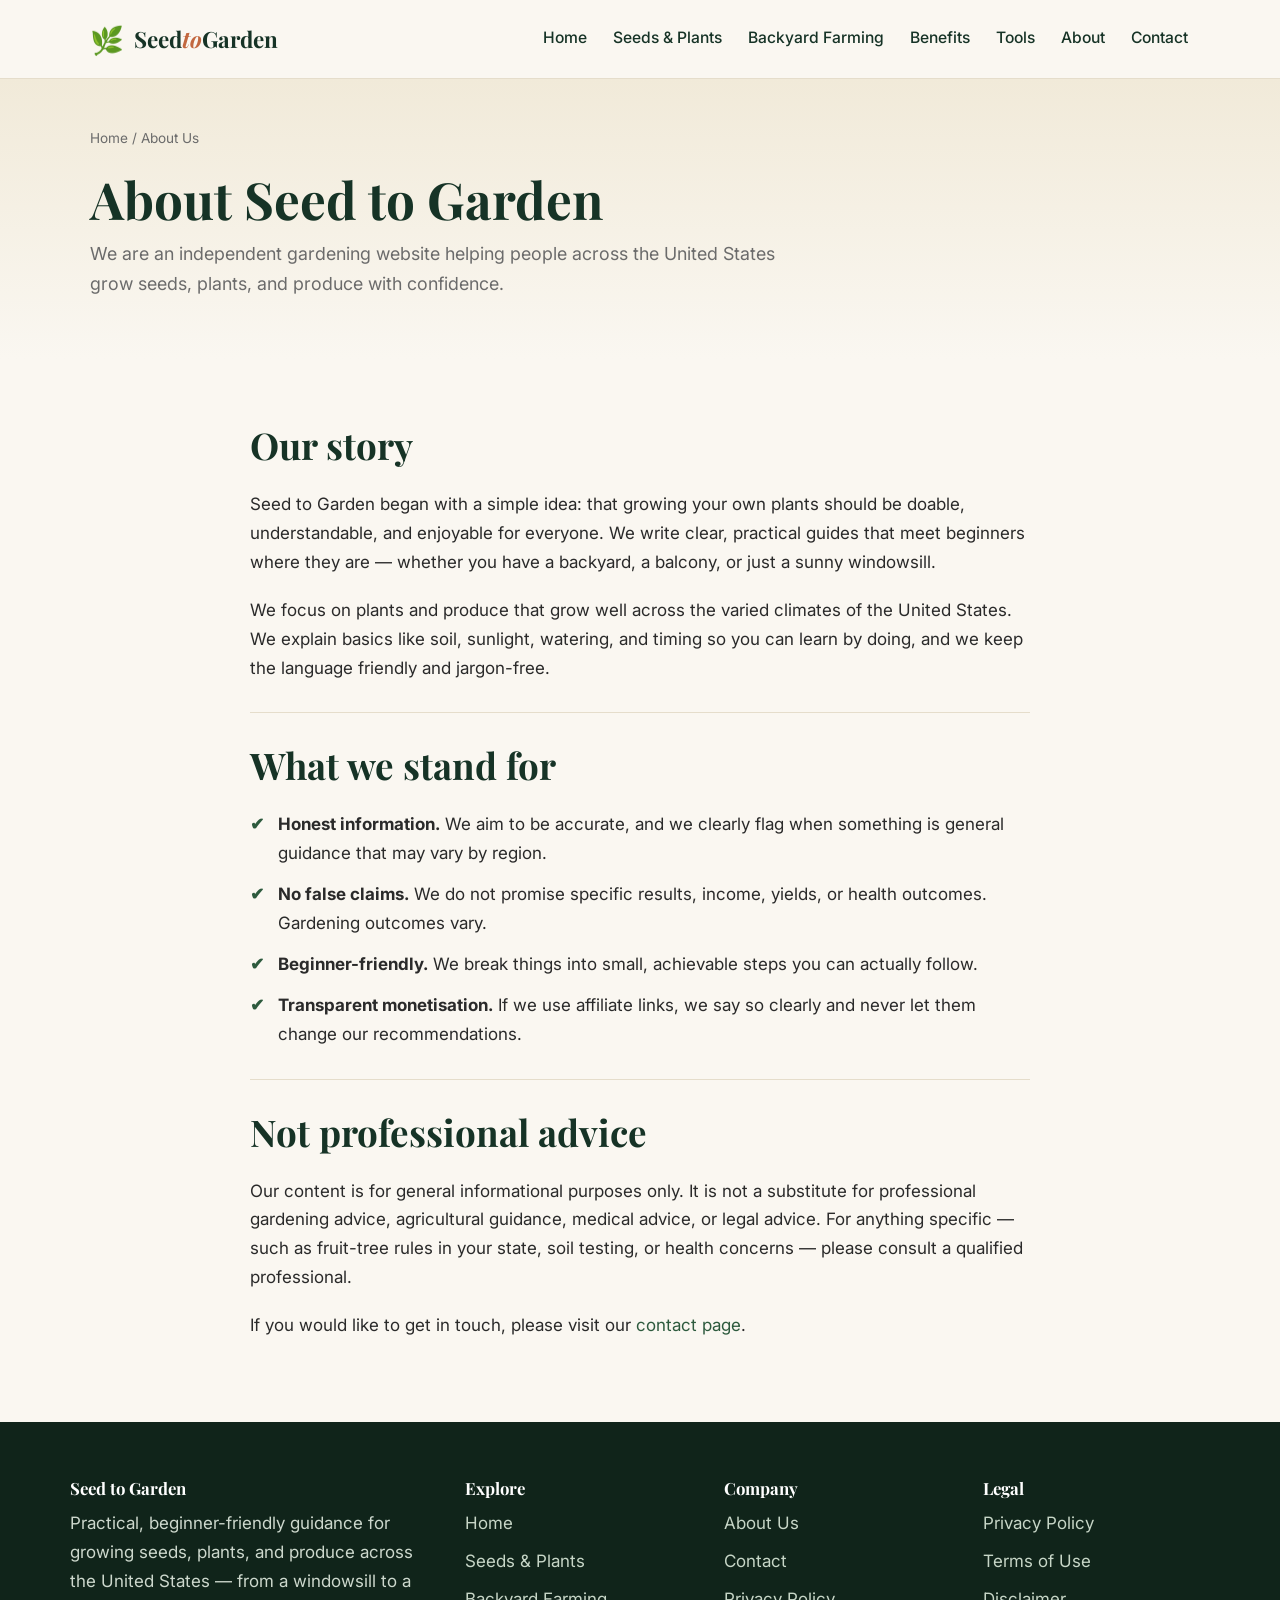
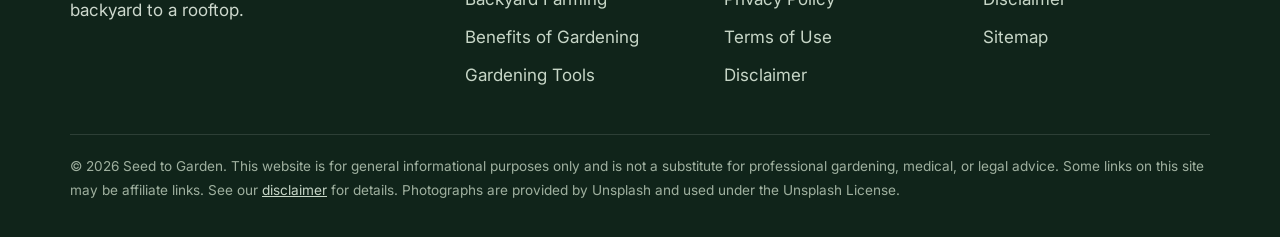
<file: about.html>
<!DOCTYPE html>
<html lang="en">
<head>
  <meta charset="UTF-8" />
  <meta name="viewport" content="width=device-width, initial-scale=1.0" />
  <title>About Us — Seed to Garden</title>
  <meta name="description" content="Seed to Garden is an independent, beginner-friendly gardening website for gardeners across the United States." />
  <link rel="preconnect" href="https://fonts.googleapis.com" />
  <link rel="preconnect" href="https://fonts.gstatic.com" crossorigin />
  <link href="https://fonts.googleapis.com/css2?family=Inter:wght@400;500;600;700&family=Playfair+Display:ital,wght@0,600;0,700;1,600&display=swap" rel="stylesheet" />
  <link rel="icon" href="data:image/svg+xml,%3Csvg xmlns='http://www.w3.org/2000/svg' viewBox='0 0 32 32'%3E%3Ctext y='24' font-size='24'%3E%F0%9F%8C%BF%3C/text%3E%3C/svg%3E" />
  <link rel="stylesheet" href="css/styles.css" />
</head>
<body>
  <a class="skip-link" href="#main">Skip to content</a>
  <header class="site-header" id="siteHeader">
    <div class="container header-inner">
      <a class="brand" href="index.html">
        <span class="brand-mark" aria-hidden="true">🌿</span>
        <span class="brand-text">Seed<em>to</em>Garden</span>
      </a>
      <nav class="main-nav" id="mainNav" aria-label="Main navigation">
        <a href="index.html">Home</a>
        <a href="seeds-plants.html">Seeds &amp; Plants</a>
        <a href="backyard-farming.html">Backyard Farming</a>
        <a href="benefits.html">Benefits</a>
        <a href="tools.html">Tools</a>
        <a href="about.html">About</a>
        <a href="contact.html">Contact</a>
      </nav>
      <button class="nav-toggle" id="navToggle" aria-label="Toggle navigation" aria-expanded="false" aria-controls="mainNav">
        <span></span><span></span><span></span>
      </button>
    </div>
  </header>

  <main id="main">
    <div class="page-head">
      <div class="container">
        <p class="breadcrumb"><a href="index.html">Home</a> / About Us</p>
        <h1>About Seed to Garden</h1>
        <p class="lead">We are an independent gardening website helping people across the United States grow seeds, plants, and produce with confidence.</p>
      </div>
    </div>
    <section class="section">
      <div class="container" style="max-width:820px">
        <h2>Our story</h2>
        <p>Seed to Garden began with a simple idea: that growing your own plants should be doable, understandable, and enjoyable for everyone. We write clear, practical guides that meet beginners where they are — whether you have a backyard, a balcony, or just a sunny windowsill.</p>
        <p>We focus on plants and produce that grow well across the varied climates of the United States. We explain basics like soil, sunlight, watering, and timing so you can learn by doing, and we keep the language friendly and jargon-free.</p>

        <div class="divider"></div>
        <h2>What we stand for</h2>
        <ul class="tick-list">
          <li><strong>Honest information.</strong> We aim to be accurate, and we clearly flag when something is general guidance that may vary by region.</li>
          <li><strong>No false claims.</strong> We do not promise specific results, income, yields, or health outcomes. Gardening outcomes vary.</li>
          <li><strong>Beginner-friendly.</strong> We break things into small, achievable steps you can actually follow.</li>
          <li><strong>Transparent monetisation.</strong> If we use affiliate links, we say so clearly and never let them change our recommendations.</li>
        </ul>

        <div class="divider"></div>
        <h2>Not professional advice</h2>
        <p>Our content is for general informational purposes only. It is not a substitute for professional gardening advice, agricultural guidance, medical advice, or legal advice. For anything specific — such as fruit-tree rules in your state, soil testing, or health concerns — please consult a qualified professional.</p>
        <p>If you would like to get in touch, please visit our <a href="contact.html">contact page</a>.</p>
      </div>
    </section>

  </main>

  <footer class="site-footer">
    <div class="container footer-grid">
      <div class="footer-col">
        <h3>Seed to Garden</h3>
        <p>Practical, beginner-friendly guidance for growing seeds, plants, and produce across the United States — from a windowsill to a backyard to a rooftop.</p>
      </div>
      <div class="footer-col">
        <h3>Explore</h3>
        <ul>
          <li><a href="index.html">Home</a></li>
          <li><a href="seeds-plants.html">Seeds &amp; Plants</a></li>
          <li><a href="backyard-farming.html">Backyard Farming</a></li>
          <li><a href="benefits.html">Benefits of Gardening</a></li>
          <li><a href="tools.html">Gardening Tools</a></li>
        </ul>
      </div>
      <div class="footer-col">
        <h3>Company</h3>
        <ul>
          <li><a href="about.html">About Us</a></li>
          <li><a href="contact.html">Contact</a></li>
          <li><a href="privacy-policy.html">Privacy Policy</a></li>
          <li><a href="terms.html">Terms of Use</a></li>
          <li><a href="disclaimer.html">Disclaimer</a></li>
        </ul>
      </div>
      <div class="footer-col">
        <h3>Legal</h3>
        <ul>
          <li><a href="privacy-policy.html">Privacy Policy</a></li>
          <li><a href="terms.html">Terms of Use</a></li>
          <li><a href="disclaimer.html">Disclaimer</a></li>
          <li><a href="sitemap.html">Sitemap</a></li>
        </ul>
      </div>
    </div>
    <div class="container footer-bottom">
      <p>&copy; <span id="year">2026</span> Seed to Garden. This website is for general informational purposes only and is not a substitute for professional gardening, medical, or legal advice. Some links on this site may be affiliate links. See our <a href="disclaimer.html">disclaimer</a> for details. Photographs are provided by Unsplash and used under the Unsplash License.</p>
    </div>
  </footer>

  <script src="js/main.js"></script>
</body>
</html>
</file>
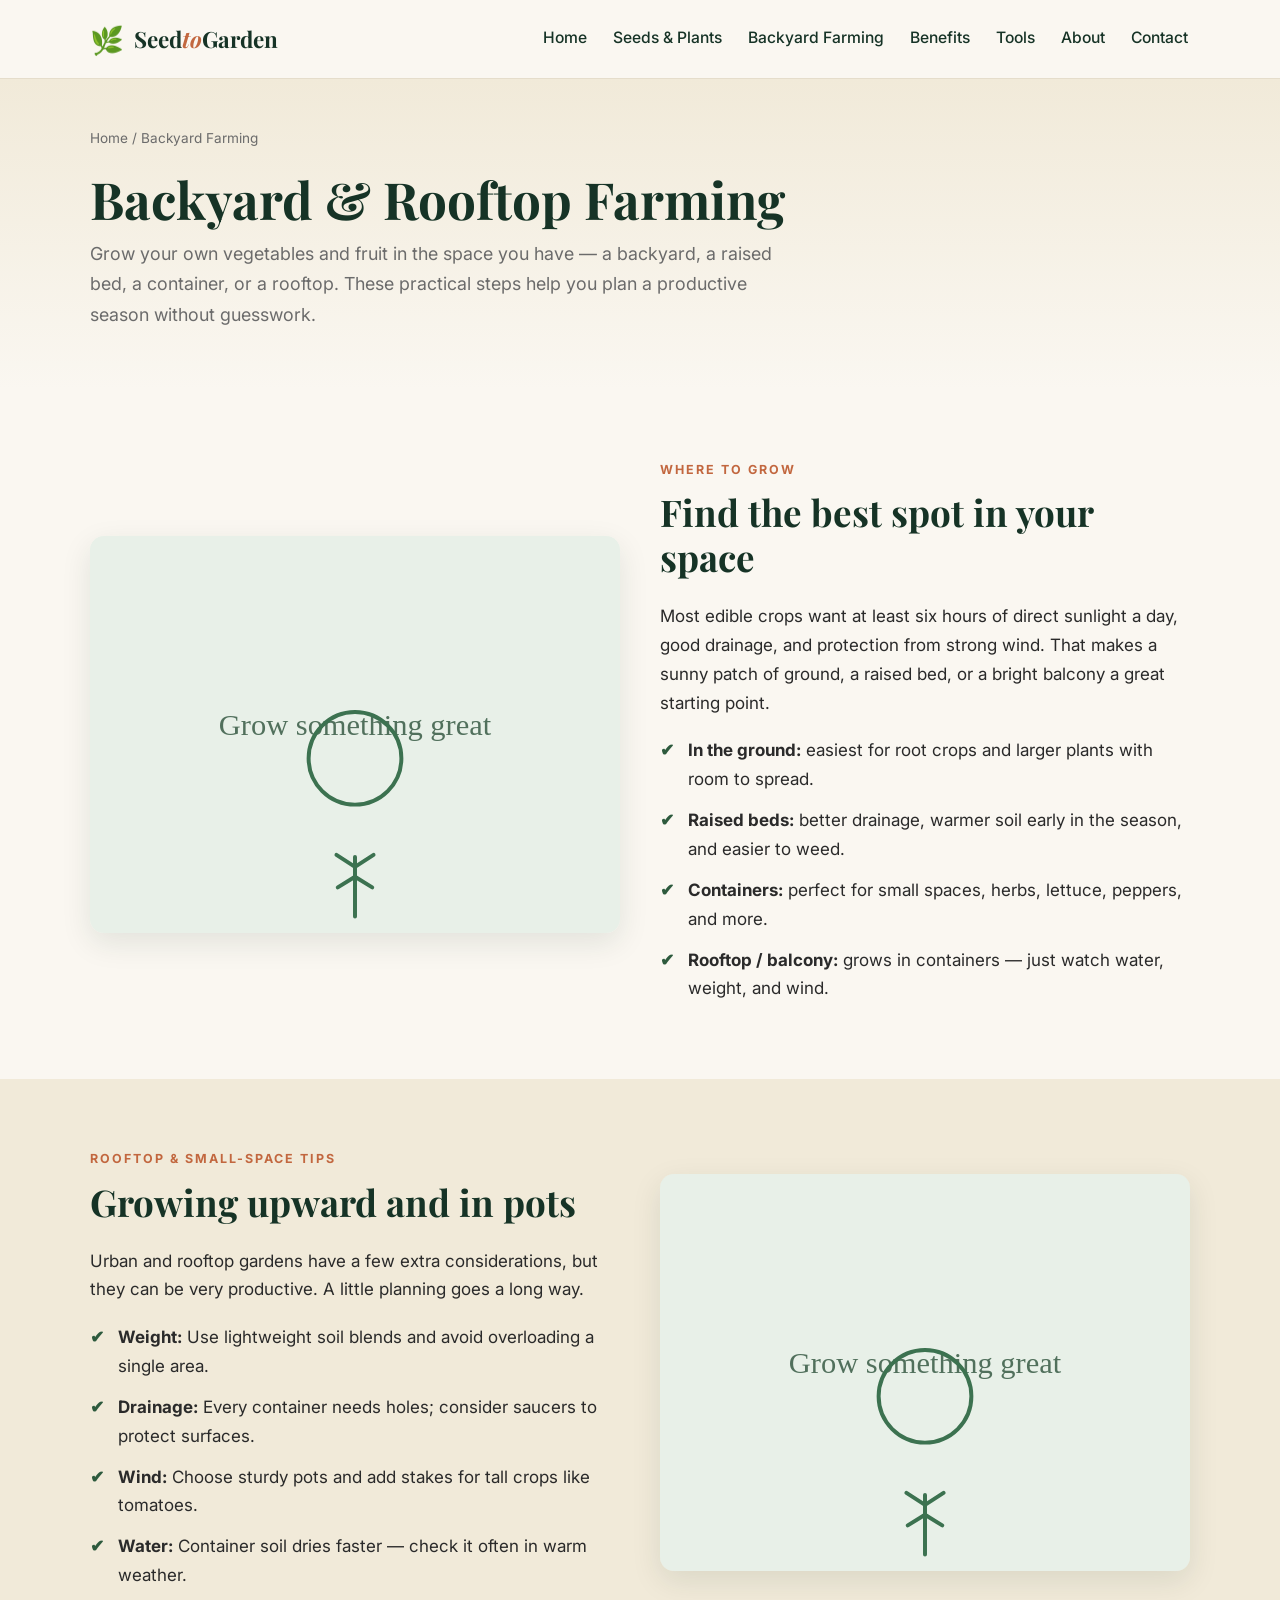
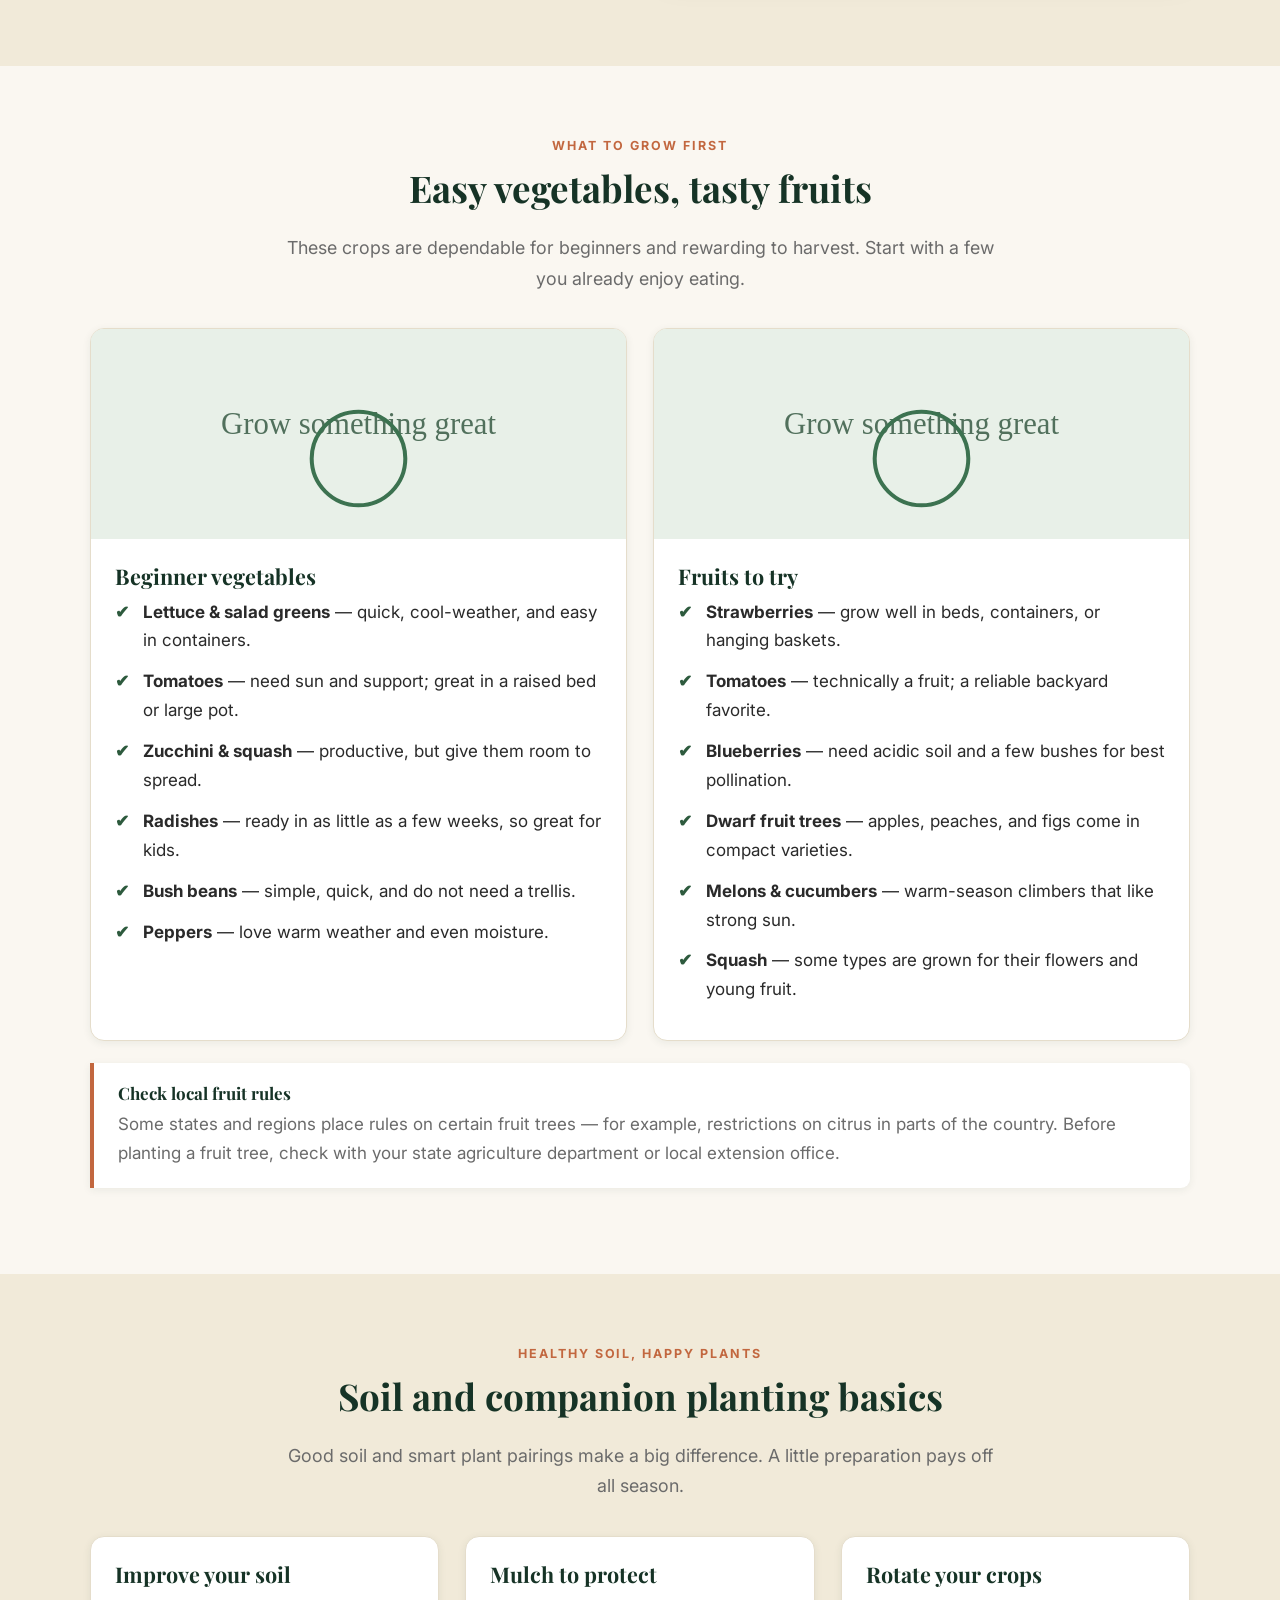
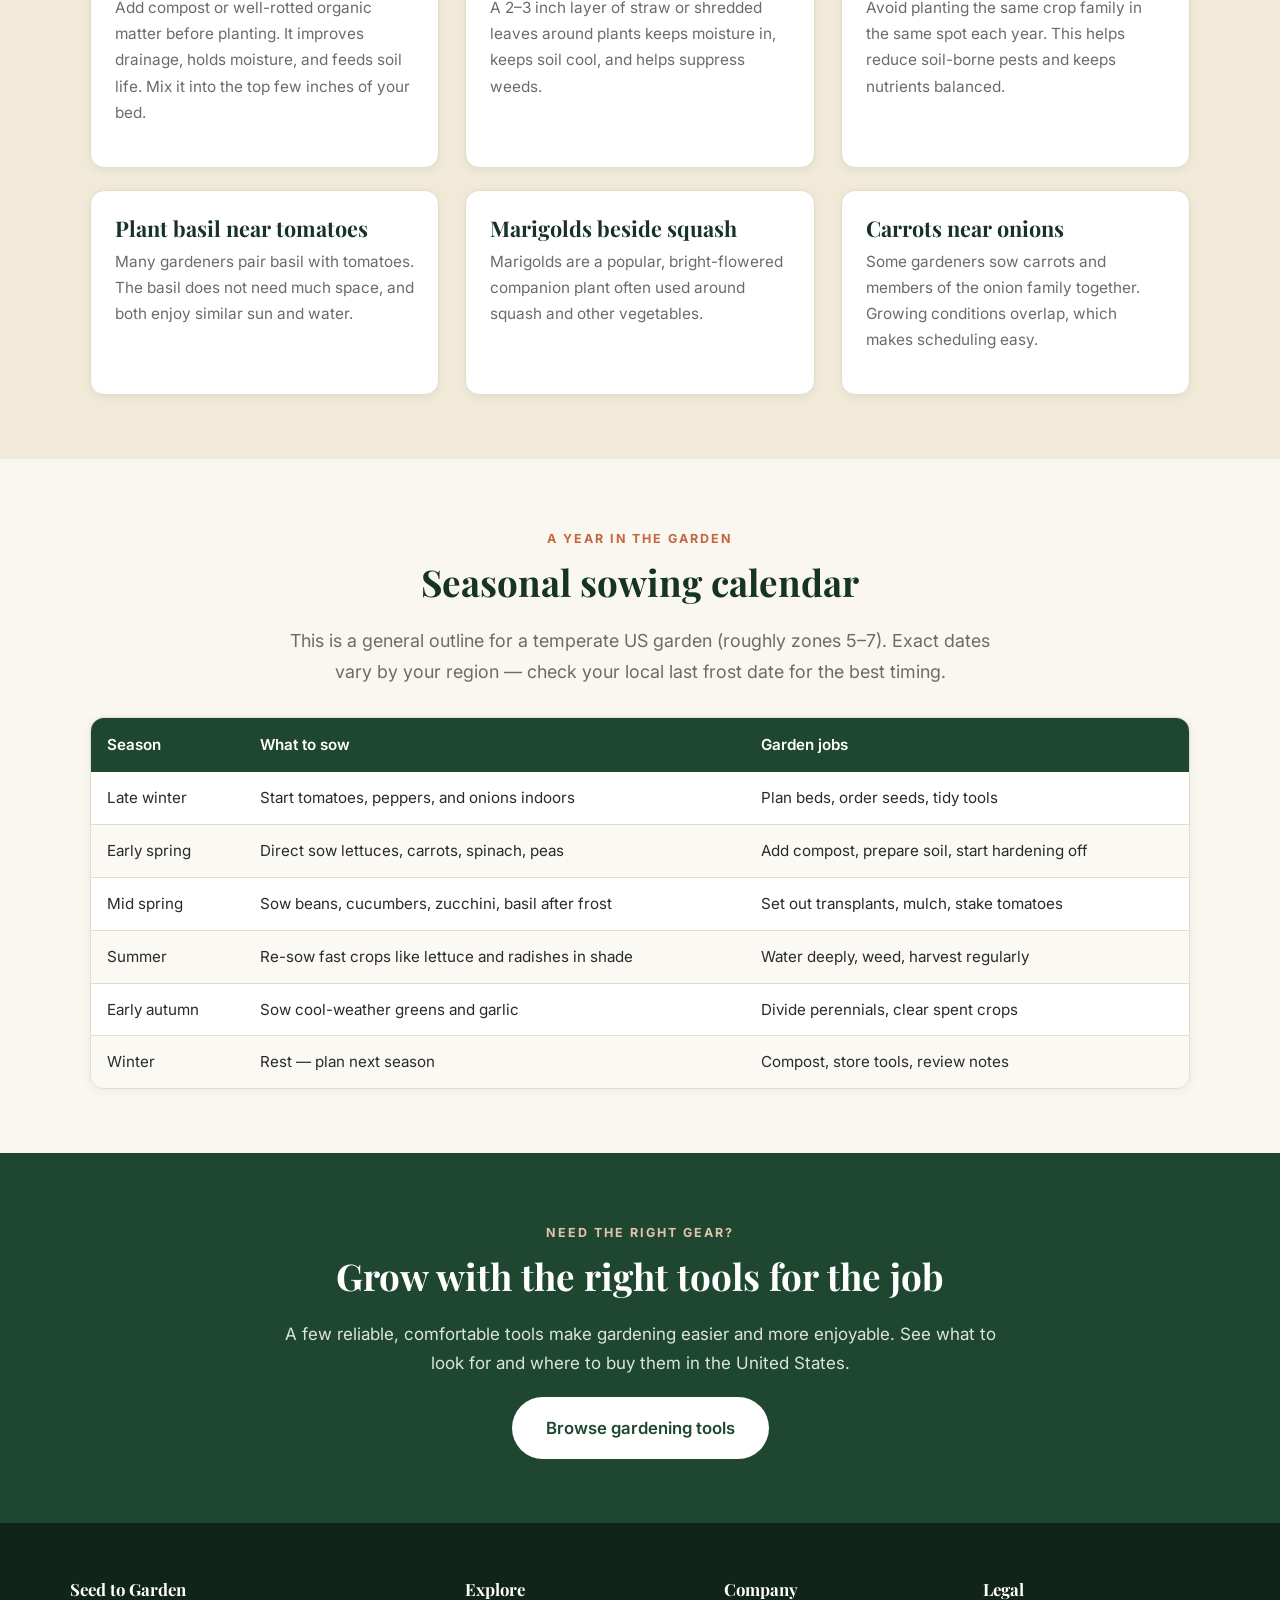
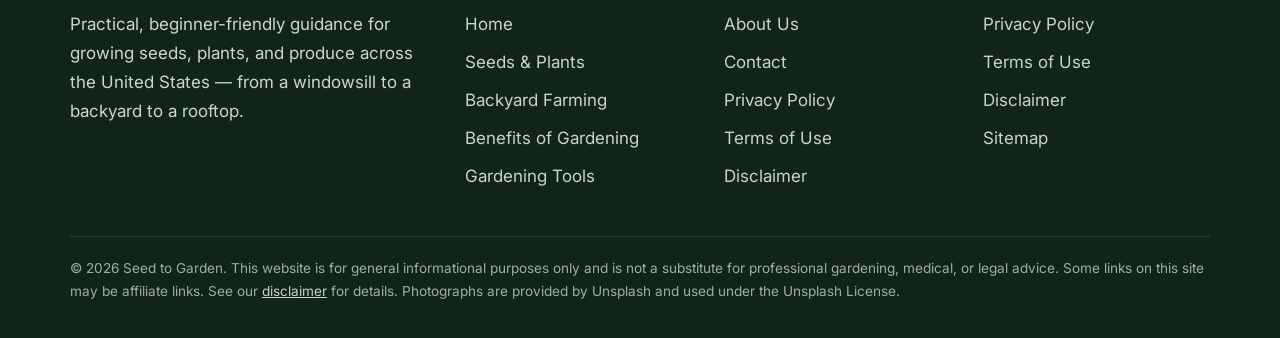
<file: backyard-farming.html>
<!DOCTYPE html>
<html lang="en">
<head>
  <meta charset="UTF-8" />
  <meta name="viewport" content="width=device-width, initial-scale=1.0" />
  <title>Backyard &amp; Rooftop Farming — Seed to Garden</title>
  <meta name="description" content="Grow fruits and vegetables in your backyard, raised beds, containers, or on a rooftop. Includes a seasonal sowing calendar and beginner-friendly fruit and veggie picks." />
  <link rel="preconnect" href="https://fonts.googleapis.com" />
  <link rel="preconnect" href="https://fonts.gstatic.com" crossorigin />
  <link href="https://fonts.googleapis.com/css2?family=Inter:wght@400;500;600;700&family=Playfair+Display:ital,wght@0,600;0,700;1,600&display=swap" rel="stylesheet" />
  <link rel="icon" href="data:image/svg+xml,%3Csvg xmlns='http://www.w3.org/2000/svg' viewBox='0 0 32 32'%3E%3Ctext y='24' font-size='24'%3E%F0%9F%8C%BF%3C/text%3E%3C/svg%3E" />
  <link rel="stylesheet" href="css/styles.css" />
</head>
<body>
  <a class="skip-link" href="#main">Skip to content</a>
  <header class="site-header" id="siteHeader">
    <div class="container header-inner">
      <a class="brand" href="index.html">
        <span class="brand-mark" aria-hidden="true">🌿</span>
        <span class="brand-text">Seed<em>to</em>Garden</span>
      </a>
      <nav class="main-nav" id="mainNav" aria-label="Main navigation">
        <a href="index.html">Home</a>
        <a href="seeds-plants.html">Seeds &amp; Plants</a>
        <a href="backyard-farming.html">Backyard Farming</a>
        <a href="benefits.html">Benefits</a>
        <a href="tools.html">Tools</a>
        <a href="about.html">About</a>
        <a href="contact.html">Contact</a>
      </nav>
      <button class="nav-toggle" id="navToggle" aria-label="Toggle navigation" aria-expanded="false" aria-controls="mainNav">
        <span></span><span></span><span></span>
      </button>
    </div>
  </header>

  <main id="main">
    <div class="page-head">
      <div class="container">
        <p class="breadcrumb"><a href="index.html">Home</a> / Backyard Farming</p>
        <h1>Backyard &amp; Rooftop Farming</h1>
        <p class="lead">Grow your own vegetables and fruit in the space you have — a backyard, a raised bed, a container, or a rooftop. These practical steps help you plan a productive season without guesswork.</p>
      </div>
    </div>
    <section class="section">
      <div class="container split">
        <div class="split-img"><img src="https://images.unsplash.com/photo-1591857177580-dc82b9ac4e1e?auto=format&fit=crop&w=900&q=70" alt="A raised garden bed planted with leafy greens" data-fallback loading="lazy" /></div>
        <div>
          <span class="eyebrow">Where to grow</span>
          <h2>Find the best spot in your space</h2>
          <p>Most edible crops want at least six hours of direct sunlight a day, good drainage, and protection from strong wind. That makes a sunny patch of ground, a raised bed, or a bright balcony a great starting point.</p>
          <ul class="tick-list">
            <li><strong>In the ground:</strong> easiest for root crops and larger plants with room to spread.</li>
            <li><strong>Raised beds:</strong> better drainage, warmer soil early in the season, and easier to weed.</li>
            <li><strong>Containers:</strong> perfect for small spaces, herbs, lettuce, peppers, and more.</li>
            <li><strong>Rooftop / balcony:</strong> grows in containers — just watch water, weight, and wind.</li>
          </ul>
        </div>
      </div>
    </section>

    <section class="section section-sand">
      <div class="container split reverse">
        <div class="split-img"><img src="https://images.unsplash.com/photo-1592982537447-7440770cbfc9?auto=format&fit=crop&w=900&q=70" alt="Aerial view of a green farmed field" data-fallback loading="lazy" /></div>
        <div>
          <span class="eyebrow">Rooftop &amp; small-space tips</span>
          <h2>Growing upward and in pots</h2>
          <p>Urban and rooftop gardens have a few extra considerations, but they can be very productive. A little planning goes a long way.</p>
          <ul class="tick-list">
            <li><strong>Weight:</strong> Use lightweight soil blends and avoid overloading a single area.</li>
            <li><strong>Drainage:</strong> Every container needs holes; consider saucers to protect surfaces.</li>
            <li><strong>Wind:</strong> Choose sturdy pots and add stakes for tall crops like tomatoes.</li>
            <li><strong>Water:</strong> Container soil dries faster — check it often in warm weather.</li>
          </ul>
        </div>
      </div>
    </section>
    <section class="section">
      <div class="container">
        <div class="center" style="max-width:720px;margin:0 auto 34px">
          <span class="eyebrow">What to grow first</span>
          <h2>Easy vegetables, tasty fruits</h2>
          <p class="lead">These crops are dependable for beginners and rewarding to harvest. Start with a few you already enjoy eating.</p>
        </div>
        <div class="grid grid-2">
          <article class="card">
            <div class="card-img"><img src="https://images.unsplash.com/photo-1471193945509-9ad0617afabf?auto=format&fit=crop&w=900&q=70" alt="Freshly harvested carrots, leeks, and potatoes" data-fallback loading="lazy" /></div>
            <div class="card-body">
              <h3>Beginner vegetables</h3>
              <ul class="tick-list">
                <li><strong>Lettuce &amp; salad greens</strong> — quick, cool-weather, and easy in containers.</li>
                <li><strong>Tomatoes</strong> — need sun and support; great in a raised bed or large pot.</li>
                <li><strong>Zucchini &amp; squash</strong> — productive, but give them room to spread.</li>
                <li><strong>Radishes</strong> — ready in as little as a few weeks, so great for kids.</li>
                <li><strong>Bush beans</strong> — simple, quick, and do not need a trellis.</li>
                <li><strong>Peppers</strong> — love warm weather and even moisture.</li>
              </ul>
            </div>
          </article>
          <article class="card">
            <div class="card-img"><img src="https://images.unsplash.com/photo-1500651230702-0e2d8a49d4ad?auto=format&fit=crop&w=900&q=70" alt="Fresh strawberries being harvested into baskets" data-fallback loading="lazy" /></div>
            <div class="card-body">
              <h3>Fruits to try</h3>
              <ul class="tick-list">
                <li><strong>Strawberries</strong> — grow well in beds, containers, or hanging baskets.</li>
                <li><strong>Tomatoes</strong> — technically a fruit; a reliable backyard favorite.</li>
                <li><strong>Blueberries</strong> — need acidic soil and a few bushes for best pollination.</li>
                <li><strong>Dwarf fruit trees</strong> — apples, peaches, and figs come in compact varieties.</li>
                <li><strong>Melons &amp; cucumbers</strong> — warm-season climbers that like strong sun.</li>
                <li><strong>Squash</strong> — some types are grown for their flowers and young fruit.</li>
              </ul>
            </div>
          </article>
        </div>
        <div class="callout">
          <h4>Check local fruit rules</h4>
          <p>Some states and regions place rules on certain fruit trees — for example, restrictions on citrus in parts of the country. Before planting a fruit tree, check with your state agriculture department or local extension office.</p>
        </div>
      </div>
    </section>
    <section class="section section-sand">
      <div class="container">
        <div class="center" style="max-width:720px;margin:0 auto 34px">
          <span class="eyebrow">Healthy soil, happy plants</span>
          <h2>Soil and companion planting basics</h2>
          <p class="lead">Good soil and smart plant pairings make a big difference. A little preparation pays off all season.</p>
        </div>
        <div class="grid grid-3">
          <div class="card"><div class="card-body">
            <h3>Improve your soil</h3>
            <p>Add compost or well-rotted organic matter before planting. It improves drainage, holds moisture, and feeds soil life. Mix it into the top few inches of your bed.</p>
          </div></div>
          <div class="card"><div class="card-body">
            <h3>Mulch to protect</h3>
            <p>A 2–3 inch layer of straw or shredded leaves around plants keeps moisture in, keeps soil cool, and helps suppress weeds.</p>
          </div></div>
          <div class="card"><div class="card-body">
            <h3>Rotate your crops</h3>
            <p>Avoid planting the same crop family in the same spot each year. This helps reduce soil-borne pests and keeps nutrients balanced.</p>
          </div></div>
        </div>
        <div class="grid grid-3" style="margin-top:22px">
          <div class="card"><div class="card-body">
            <h3>Plant basil near tomatoes</h3>
            <p>Many gardeners pair basil with tomatoes. The basil does not need much space, and both enjoy similar sun and water.</p>
          </div></div>
          <div class="card"><div class="card-body">
            <h3>Marigolds beside squash</h3>
            <p>Marigolds are a popular, bright-flowered companion plant often used around squash and other vegetables.</p>
          </div></div>
          <div class="card"><div class="card-body">
            <h3>Carrots near onions</h3>
            <p>Some gardeners sow carrots and members of the onion family together. Growing conditions overlap, which makes scheduling easy.</p>
          </div></div>
        </div>
      </div>
    </section>
    <section class="section">
      <div class="container">
        <div class="center" style="max-width:720px;margin:0 auto 30px">
          <span class="eyebrow">A year in the garden</span>
          <h2>Seasonal sowing calendar</h2>
          <p class="lead">This is a general outline for a temperate US garden (roughly zones 5–7). Exact dates vary by your region — check your local last frost date for the best timing.</p>
        </div>
        <div class="table-wrap">
          <table>
            <thead>
              <tr><th>Season</th><th>What to sow</th><th>Garden jobs</th></tr>
            </thead>
            <tbody>
              <tr><td>Late winter</td><td>Start tomatoes, peppers, and onions indoors</td><td>Plan beds, order seeds, tidy tools</td></tr>
              <tr><td>Early spring</td><td>Direct sow lettuces, carrots, spinach, peas</td><td>Add compost, prepare soil, start hardening off</td></tr>
              <tr><td>Mid spring</td><td>Sow beans, cucumbers, zucchini, basil after frost</td><td>Set out transplants, mulch, stake tomatoes</td></tr>
              <tr><td>Summer</td><td>Re-sow fast crops like lettuce and radishes in shade</td><td>Water deeply, weed, harvest regularly</td></tr>
              <tr><td>Early autumn</td><td>Sow cool-weather greens and garlic</td><td>Divide perennials, clear spent crops</td></tr>
              <tr><td>Winter</td><td>Rest — plan next season</td><td>Compost, store tools, review notes</td></tr>
            </tbody>
          </table>
        </div>
      </div>
    </section>

    <section class="section section-green">
      <div class="container center" style="max-width:760px;margin:0 auto">
        <span class="eyebrow" style="color:#e6c2ab">Need the right gear?</span>
        <h2>Grow with the right tools for the job</h2>
        <p style="color:#dbe6db">A few reliable, comfortable tools make gardening easier and more enjoyable. See what to look for and where to buy them in the United States.</p>
        <a class="btn btn-light btn-lg" href="tools.html">Browse gardening tools</a>
      </div>
    </section>

  </main>

  <footer class="site-footer">
    <div class="container footer-grid">
      <div class="footer-col">
        <h3>Seed to Garden</h3>
        <p>Practical, beginner-friendly guidance for growing seeds, plants, and produce across the United States — from a windowsill to a backyard to a rooftop.</p>
      </div>
      <div class="footer-col">
        <h3>Explore</h3>
        <ul>
          <li><a href="index.html">Home</a></li>
          <li><a href="seeds-plants.html">Seeds &amp; Plants</a></li>
          <li><a href="backyard-farming.html">Backyard Farming</a></li>
          <li><a href="benefits.html">Benefits of Gardening</a></li>
          <li><a href="tools.html">Gardening Tools</a></li>
        </ul>
      </div>
      <div class="footer-col">
        <h3>Company</h3>
        <ul>
          <li><a href="about.html">About Us</a></li>
          <li><a href="contact.html">Contact</a></li>
          <li><a href="privacy-policy.html">Privacy Policy</a></li>
          <li><a href="terms.html">Terms of Use</a></li>
          <li><a href="disclaimer.html">Disclaimer</a></li>
        </ul>
      </div>
      <div class="footer-col">
        <h3>Legal</h3>
        <ul>
          <li><a href="privacy-policy.html">Privacy Policy</a></li>
          <li><a href="terms.html">Terms of Use</a></li>
          <li><a href="disclaimer.html">Disclaimer</a></li>
          <li><a href="sitemap.html">Sitemap</a></li>
        </ul>
      </div>
    </div>
    <div class="container footer-bottom">
      <p>&copy; <span id="year">2026</span> Seed to Garden. This website is for general informational purposes only and is not a substitute for professional gardening, medical, or legal advice. Some links on this site may be affiliate links. See our <a href="disclaimer.html">disclaimer</a> for details. Photographs are provided by Unsplash and used under the Unsplash License.</p>
    </div>
  </footer>

  <script src="js/main.js"></script>
</body>
</html>
</file>
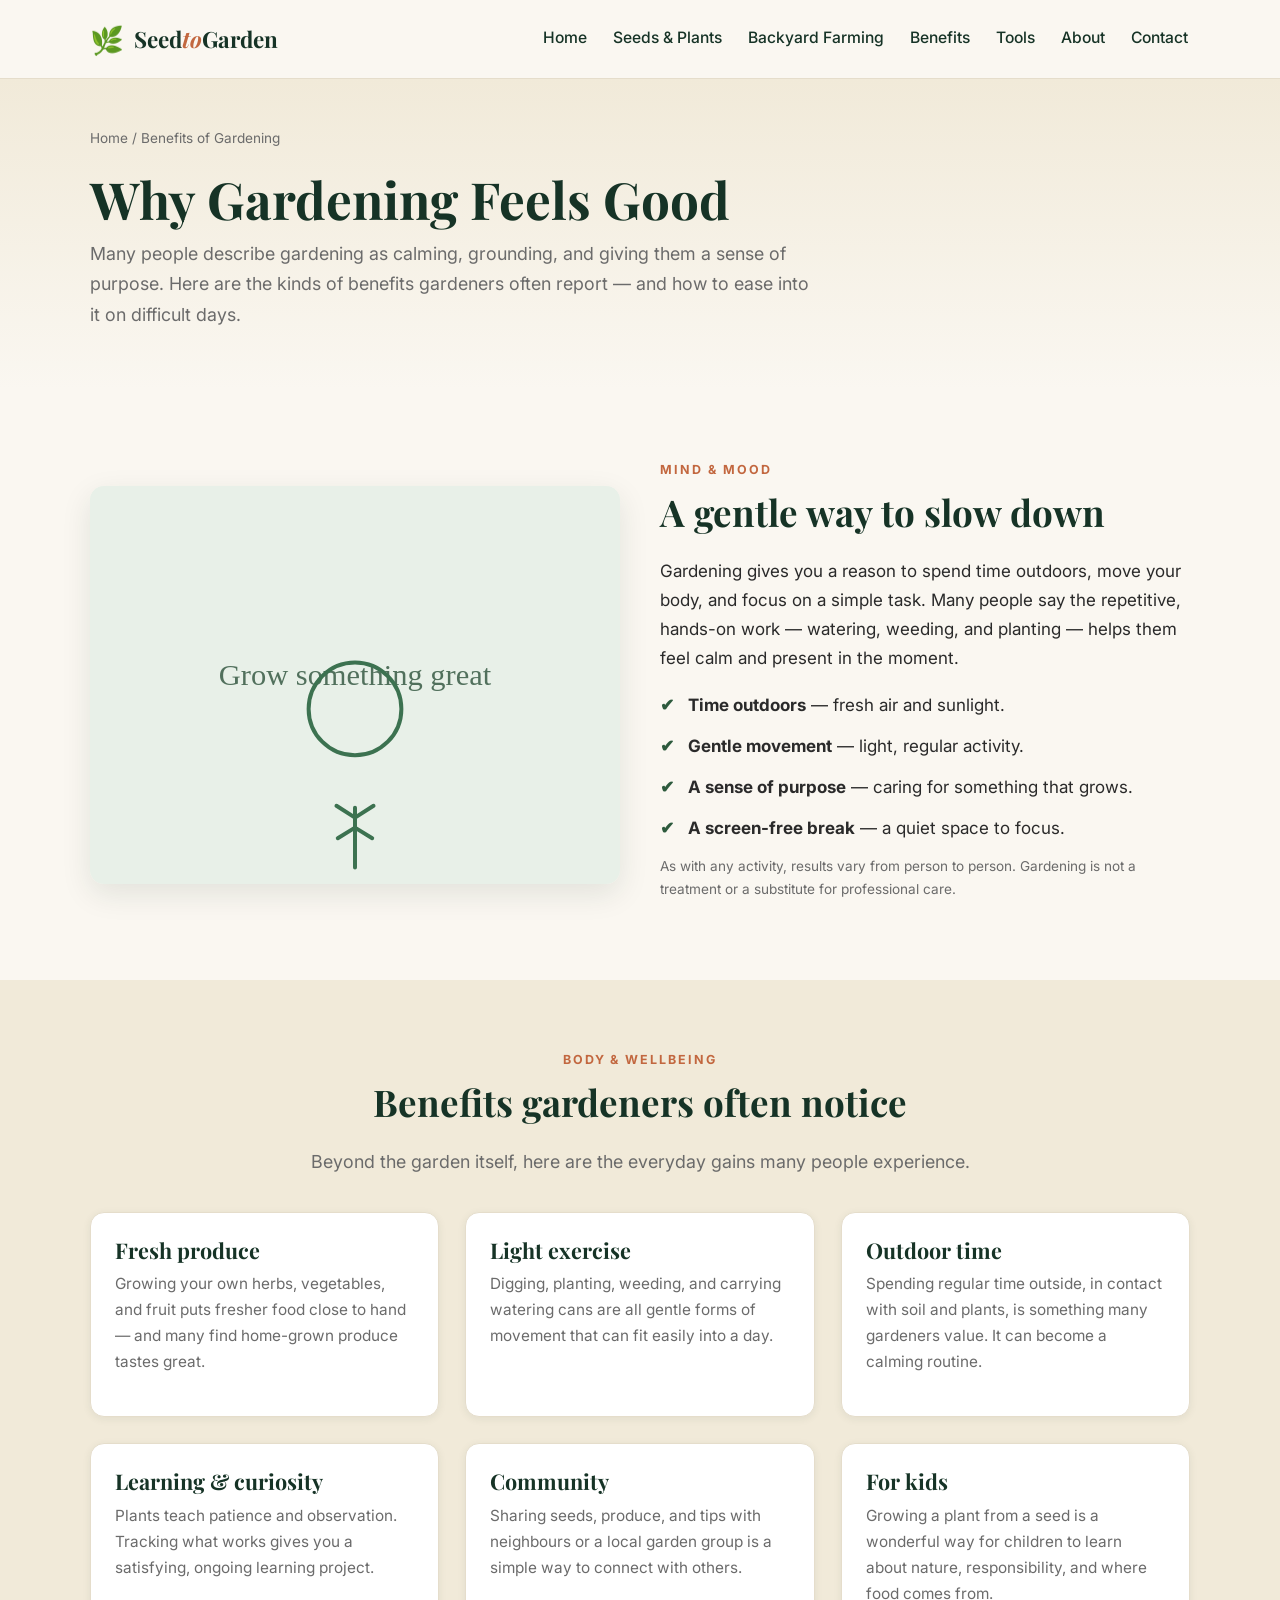
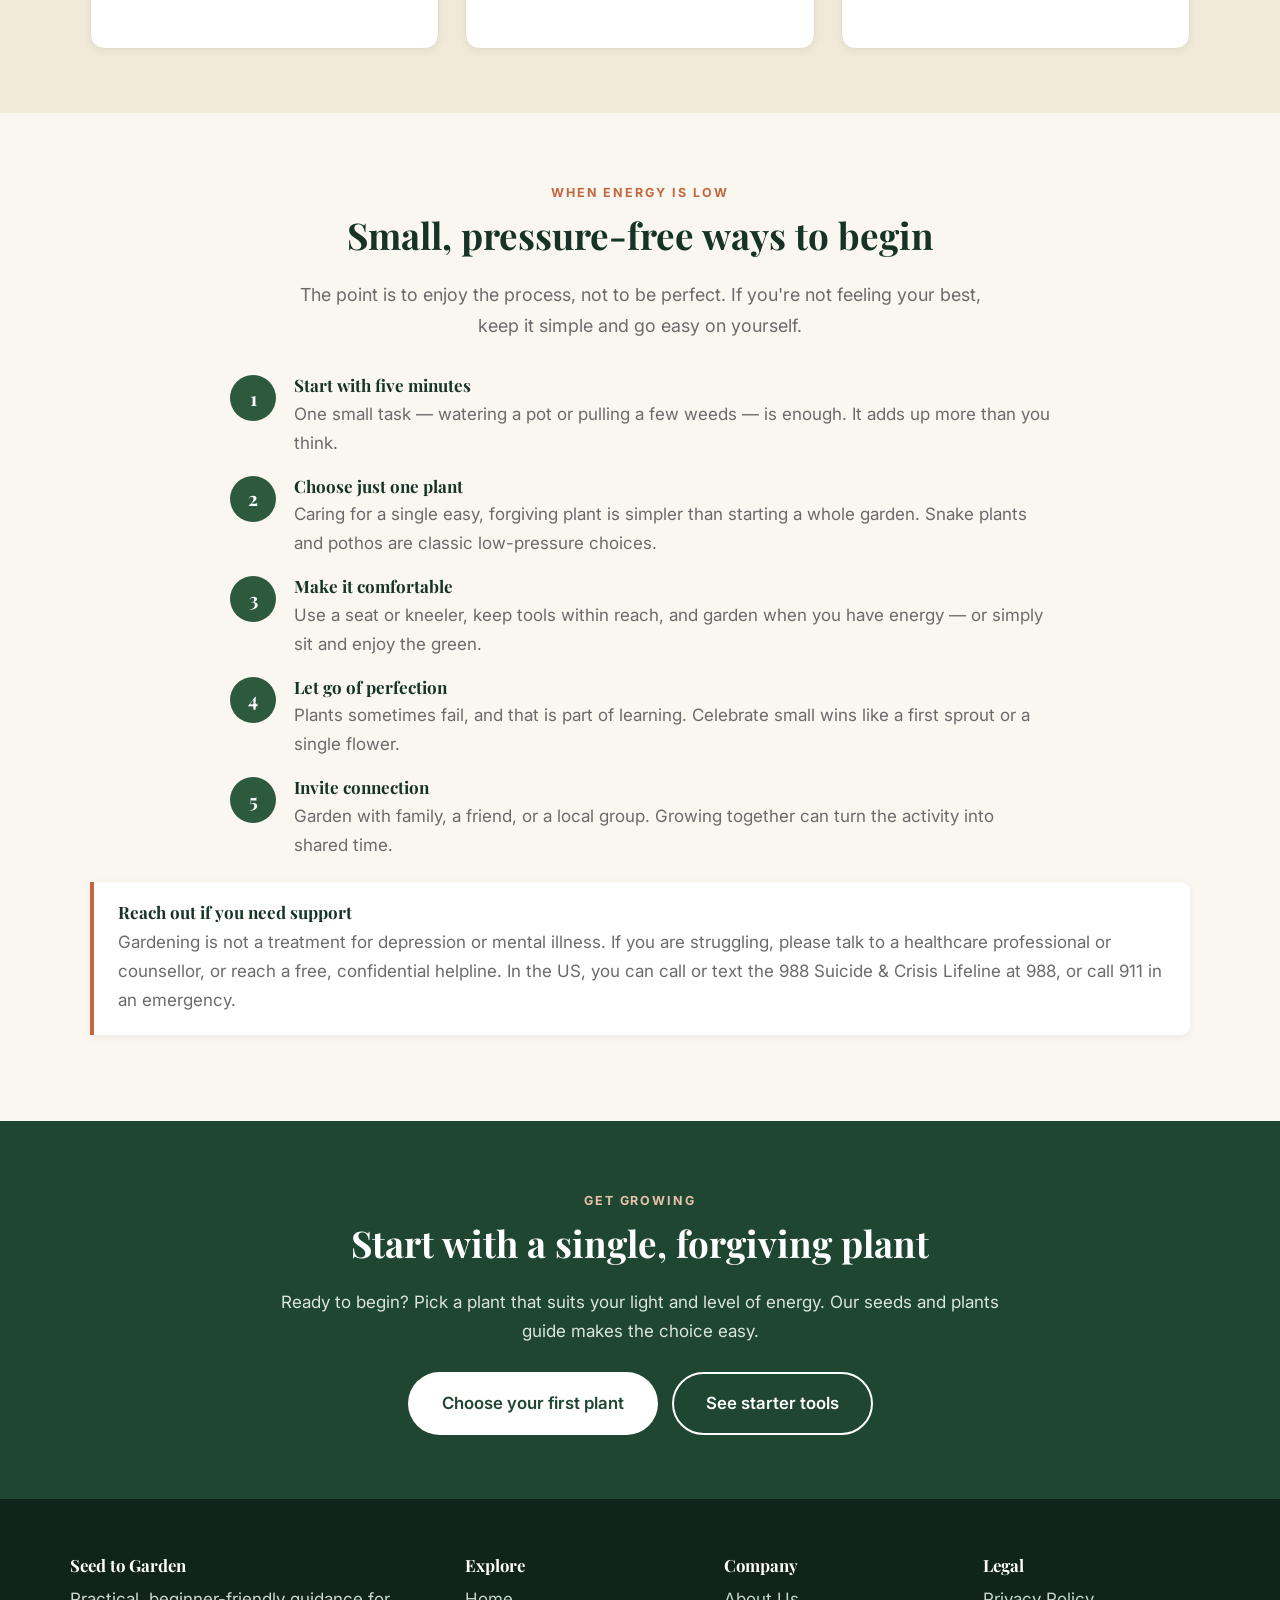
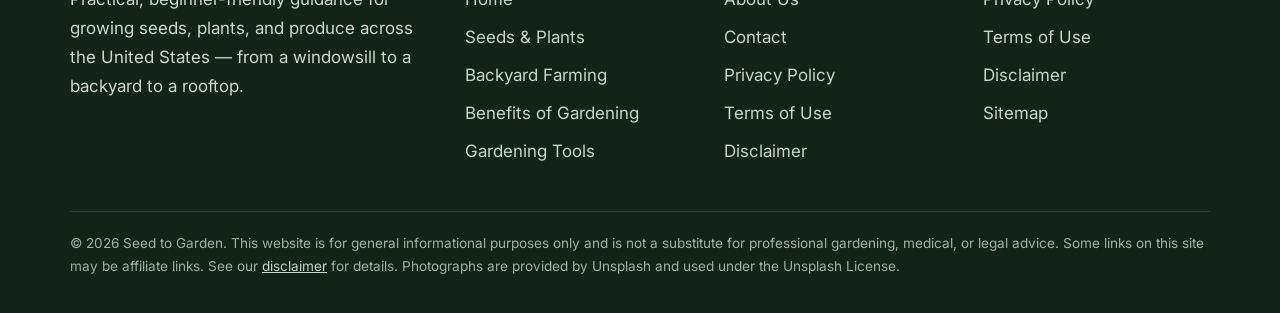
<file: benefits.html>
<!DOCTYPE html>
<html lang="en">
<head>
  <meta charset="UTF-8" />
  <meta name="viewport" content="width=device-width, initial-scale=1.0" />
  <title>Benefits of Gardening — Seed to Garden</title>
  <meta name="description" content="The physical and mental benefits of gardening, and realistic ways to use it as a calming daily ritual. General information, not medical advice." />
  <link rel="preconnect" href="https://fonts.googleapis.com" />
  <link rel="preconnect" href="https://fonts.gstatic.com" crossorigin />
  <link href="https://fonts.googleapis.com/css2?family=Inter:wght@400;500;600;700&family=Playfair+Display:ital,wght@0,600;0,700;1,600&display=swap" rel="stylesheet" />
  <link rel="icon" href="data:image/svg+xml,%3Csvg xmlns='http://www.w3.org/2000/svg' viewBox='0 0 32 32'%3E%3Ctext y='24' font-size='24'%3E%F0%9F%8C%BF%3C/text%3E%3C/svg%3E" />
  <link rel="stylesheet" href="css/styles.css" />
</head>
<body>
  <a class="skip-link" href="#main">Skip to content</a>
  <header class="site-header" id="siteHeader">
    <div class="container header-inner">
      <a class="brand" href="index.html">
        <span class="brand-mark" aria-hidden="true">🌿</span>
        <span class="brand-text">Seed<em>to</em>Garden</span>
      </a>
      <nav class="main-nav" id="mainNav" aria-label="Main navigation">
        <a href="index.html">Home</a>
        <a href="seeds-plants.html">Seeds &amp; Plants</a>
        <a href="backyard-farming.html">Backyard Farming</a>
        <a href="benefits.html">Benefits</a>
        <a href="tools.html">Tools</a>
        <a href="about.html">About</a>
        <a href="contact.html">Contact</a>
      </nav>
      <button class="nav-toggle" id="navToggle" aria-label="Toggle navigation" aria-expanded="false" aria-controls="mainNav">
        <span></span><span></span><span></span>
      </button>
    </div>
  </header>

  <main id="main">
    <div class="page-head">
      <div class="container">
        <p class="breadcrumb"><a href="index.html">Home</a> / Benefits of Gardening</p>
        <h1>Why Gardening Feels Good</h1>
        <p class="lead">Many people describe gardening as calming, grounding, and giving them a sense of purpose. Here are the kinds of benefits gardeners often report — and how to ease into it on difficult days.</p>
      </div>
    </div>
    <section class="section">
      <div class="container split">
        <div class="split-img"><img src="https://images.unsplash.com/photo-1470252649378-9c29740c9fa8?auto=format&fit=crop&w=900&q=70" alt="A calm sunrise over a green meadow" data-fallback loading="lazy" /></div>
        <div>
          <span class="eyebrow">Mind &amp; mood</span>
          <h2>A gentle way to slow down</h2>
          <p>Gardening gives you a reason to spend time outdoors, move your body, and focus on a simple task. Many people say the repetitive, hands-on work — watering, weeding, and planting — helps them feel calm and present in the moment.</p>
          <ul class="tick-list">
            <li><strong>Time outdoors</strong> — fresh air and sunlight.</li>
            <li><strong>Gentle movement</strong> — light, regular activity.</li>
            <li><strong>A sense of purpose</strong> — caring for something that grows.</li>
            <li><strong>A screen-free break</strong> — a quiet space to focus.</li>
          </ul>
          <p class="small-note">As with any activity, results vary from person to person. Gardening is not a treatment or a substitute for professional care.</p>
        </div>
      </div>
    </section>

    <section class="section section-sand">
      <div class="container">
        <div class="center" style="max-width:720px;margin:0 auto 34px">
          <span class="eyebrow">Body &amp; wellbeing</span>
          <h2>Benefits gardeners often notice</h2>
          <p class="lead">Beyond the garden itself, here are the everyday gains many people experience.</p>
        </div>
        <div class="grid grid-3">
          <div class="card"><div class="card-body"><h3>Fresh produce</h3><p>Growing your own herbs, vegetables, and fruit puts fresher food close to hand — and many find home-grown produce tastes great.</p></div></div>
          <div class="card"><div class="card-body"><h3>Light exercise</h3><p>Digging, planting, weeding, and carrying watering cans are all gentle forms of movement that can fit easily into a day.</p></div></div>
          <div class="card"><div class="card-body"><h3>Outdoor time</h3><p>Spending regular time outside, in contact with soil and plants, is something many gardeners value. It can become a calming routine.</p></div></div>
          <div class="card"><div class="card-body"><h3>Learning &amp; curiosity</h3><p>Plants teach patience and observation. Tracking what works gives you a satisfying, ongoing learning project.</p></div></div>
          <div class="card"><div class="card-body"><h3>Community</h3><p>Sharing seeds, produce, and tips with neighbours or a local garden group is a simple way to connect with others.</p></div></div>
          <div class="card"><div class="card-body"><h3>For kids</h3><p>Growing a plant from a seed is a wonderful way for children to learn about nature, responsibility, and where food comes from.</p></div></div>
        </div>
      </div>
    </section>
    <section class="section">
      <div class="container">
        <div class="center" style="max-width:720px;margin:0 auto 34px">
          <span class="eyebrow">When energy is low</span>
          <h2>Small, pressure-free ways to begin</h2>
          <p class="lead">The point is to enjoy the process, not to be perfect. If you're not feeling your best, keep it simple and go easy on yourself.</p>
        </div>
        <div class="steps" style="max-width:820px;margin:0 auto">
          <div class="step"><div class="step-num"></div><div><h4>Start with five minutes</h4><p>One small task — watering a pot or pulling a few weeds — is enough. It adds up more than you think.</p></div></div>
          <div class="step"><div class="step-num"></div><div><h4>Choose just one plant</h4><p>Caring for a single easy, forgiving plant is simpler than starting a whole garden. Snake plants and pothos are classic low-pressure choices.</p></div></div>
          <div class="step"><div class="step-num"></div><div><h4>Make it comfortable</h4><p>Use a seat or kneeler, keep tools within reach, and garden when you have energy — or simply sit and enjoy the green.</p></div></div>
          <div class="step"><div class="step-num"></div><div><h4>Let go of perfection</h4><p>Plants sometimes fail, and that is part of learning. Celebrate small wins like a first sprout or a single flower.</p></div></div>
          <div class="step"><div class="step-num"></div><div><h4>Invite connection</h4><p>Garden with family, a friend, or a local group. Growing together can turn the activity into shared time.</p></div></div>
        </div>
        <div class="callout">
          <h4>Reach out if you need support</h4>
          <p>Gardening is not a treatment for depression or mental illness. If you are struggling, please talk to a healthcare professional or counsellor, or reach a free, confidential helpline. In the US, you can call or text the 988 Suicide &amp; Crisis Lifeline at 988, or call 911 in an emergency.</p>
        </div>
      </div>
    </section>

    <section class="section section-green">
      <div class="container center" style="max-width:760px;margin:0 auto">
        <span class="eyebrow" style="color:#e6c2ab">Get growing</span>
        <h2>Start with a single, forgiving plant</h2>
        <p style="color:#dbe6db">Ready to begin? Pick a plant that suits your light and level of energy. Our seeds and plants guide makes the choice easy.</p>
        <div class="hero-actions" style="justify-content:center">
          <a class="btn btn-light btn-lg" href="seeds-plants.html">Choose your first plant</a>
          <a class="btn btn-outline btn-lg" style="border-color:#fff;color:#fff" href="tools.html">See starter tools</a>
        </div>
      </div>
    </section>

  </main>

  <footer class="site-footer">
    <div class="container footer-grid">
      <div class="footer-col">
        <h3>Seed to Garden</h3>
        <p>Practical, beginner-friendly guidance for growing seeds, plants, and produce across the United States — from a windowsill to a backyard to a rooftop.</p>
      </div>
      <div class="footer-col">
        <h3>Explore</h3>
        <ul>
          <li><a href="index.html">Home</a></li>
          <li><a href="seeds-plants.html">Seeds &amp; Plants</a></li>
          <li><a href="backyard-farming.html">Backyard Farming</a></li>
          <li><a href="benefits.html">Benefits of Gardening</a></li>
          <li><a href="tools.html">Gardening Tools</a></li>
        </ul>
      </div>
      <div class="footer-col">
        <h3>Company</h3>
        <ul>
          <li><a href="about.html">About Us</a></li>
          <li><a href="contact.html">Contact</a></li>
          <li><a href="privacy-policy.html">Privacy Policy</a></li>
          <li><a href="terms.html">Terms of Use</a></li>
          <li><a href="disclaimer.html">Disclaimer</a></li>
        </ul>
      </div>
      <div class="footer-col">
        <h3>Legal</h3>
        <ul>
          <li><a href="privacy-policy.html">Privacy Policy</a></li>
          <li><a href="terms.html">Terms of Use</a></li>
          <li><a href="disclaimer.html">Disclaimer</a></li>
          <li><a href="sitemap.html">Sitemap</a></li>
        </ul>
      </div>
    </div>
    <div class="container footer-bottom">
      <p>&copy; <span id="year">2026</span> Seed to Garden. This website is for general informational purposes only and is not a substitute for professional gardening, medical, or legal advice. Some links on this site may be affiliate links. See our <a href="disclaimer.html">disclaimer</a> for details. Photographs are provided by Unsplash and used under the Unsplash License.</p>
    </div>
  </footer>

  <script src="js/main.js"></script>
</body>
</html>
</file>
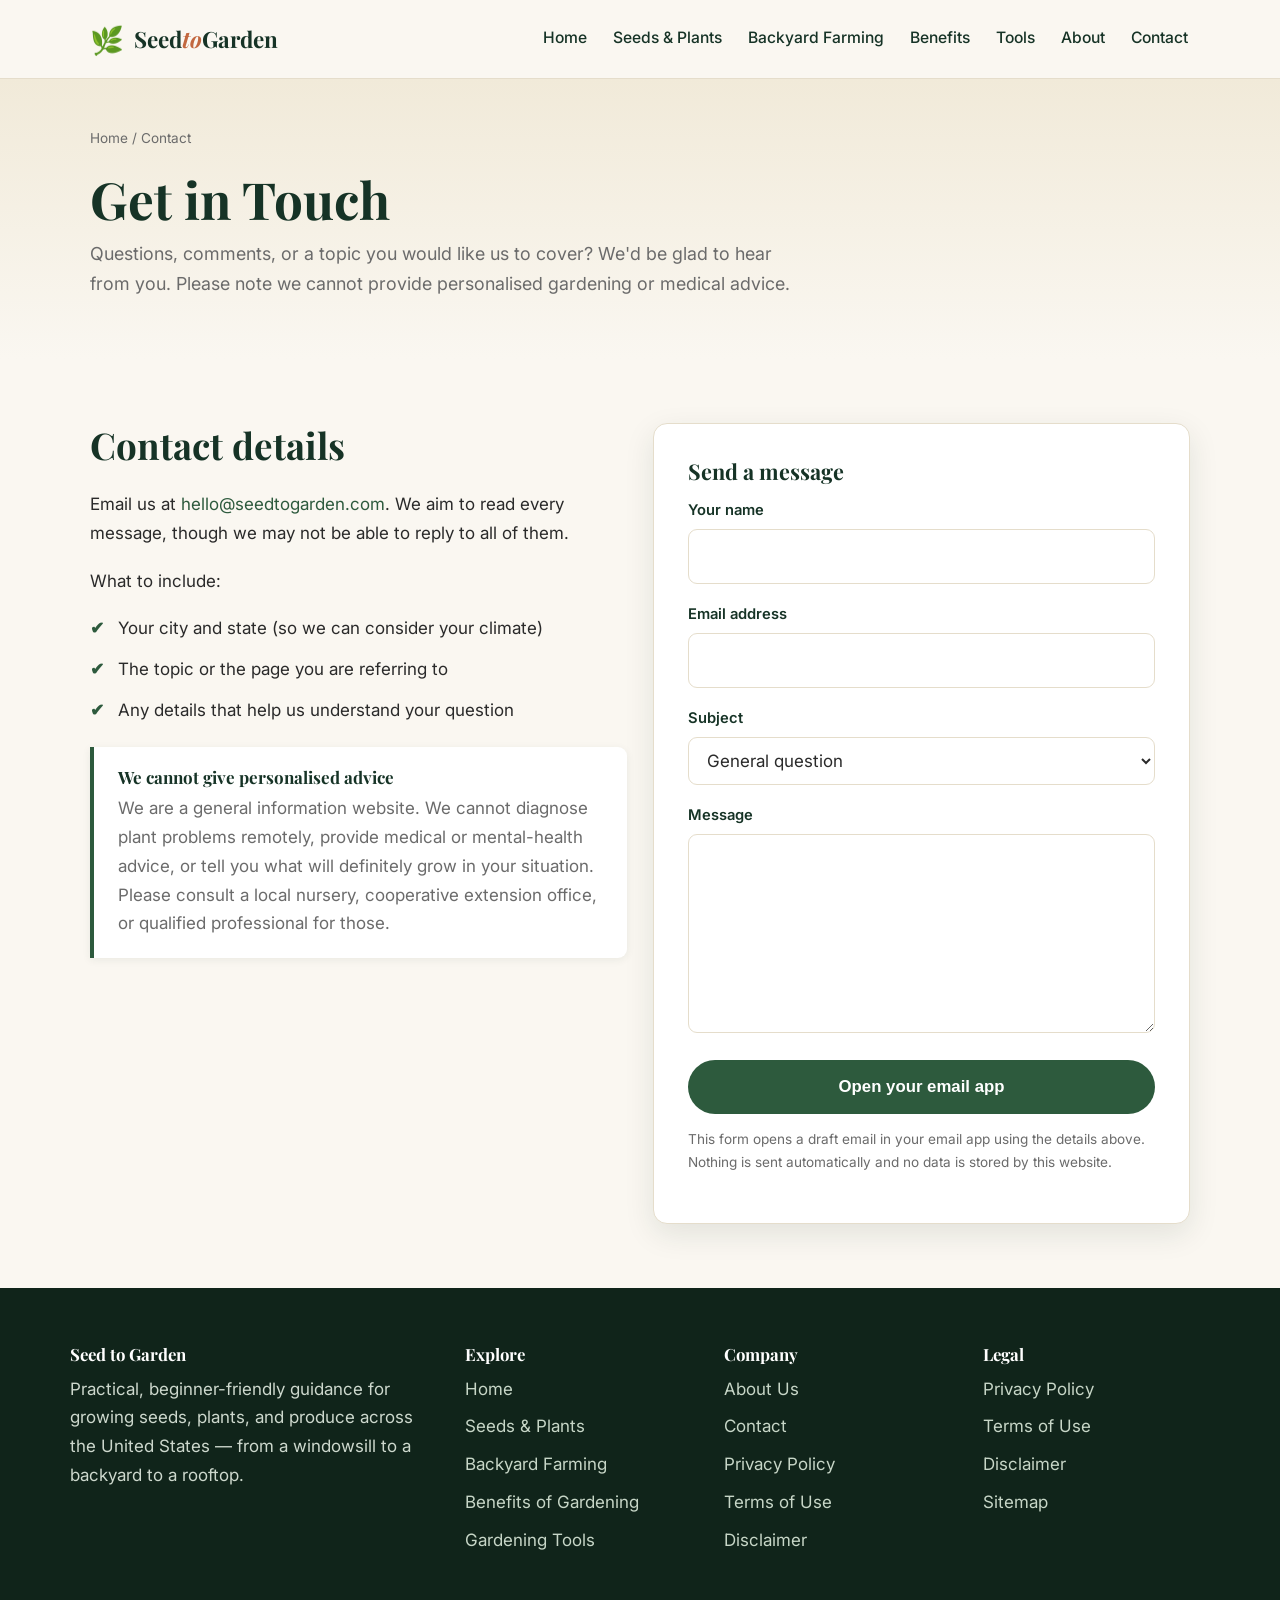
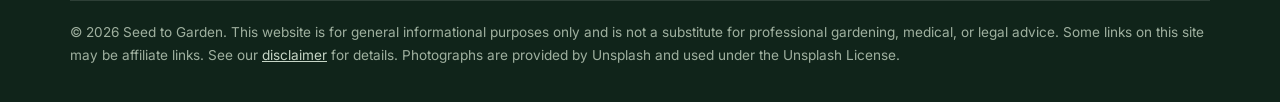
<file: contact.html>
<!DOCTYPE html>
<html lang="en">
<head>
  <meta charset="UTF-8" />
  <meta name="viewport" content="width=device-width, initial-scale=1.0" />
  <title>Contact Us — Seed to Garden</title>
  <meta name="description" content="Contact the Seed to Garden team with questions, suggestions, or feedback about our gardening guides." />
  <link rel="preconnect" href="https://fonts.googleapis.com" />
  <link rel="preconnect" href="https://fonts.gstatic.com" crossorigin />
  <link href="https://fonts.googleapis.com/css2?family=Inter:wght@400;500;600;700&family=Playfair+Display:ital,wght@0,600;0,700;1,600&display=swap" rel="stylesheet" />
  <link rel="icon" href="data:image/svg+xml,%3Csvg xmlns='http://www.w3.org/2000/svg' viewBox='0 0 32 32'%3E%3Ctext y='24' font-size='24'%3E%F0%9F%8C%BF%3C/text%3E%3C/svg%3E" />
  <link rel="stylesheet" href="css/styles.css" />
</head>
<body>
  <a class="skip-link" href="#main">Skip to content</a>
  <header class="site-header" id="siteHeader">
    <div class="container header-inner">
      <a class="brand" href="index.html">
        <span class="brand-mark" aria-hidden="true">🌿</span>
        <span class="brand-text">Seed<em>to</em>Garden</span>
      </a>
      <nav class="main-nav" id="mainNav" aria-label="Main navigation">
        <a href="index.html">Home</a>
        <a href="seeds-plants.html">Seeds &amp; Plants</a>
        <a href="backyard-farming.html">Backyard Farming</a>
        <a href="benefits.html">Benefits</a>
        <a href="tools.html">Tools</a>
        <a href="about.html">About</a>
        <a href="contact.html">Contact</a>
      </nav>
      <button class="nav-toggle" id="navToggle" aria-label="Toggle navigation" aria-expanded="false" aria-controls="mainNav">
        <span></span><span></span><span></span>
      </button>
    </div>
  </header>

  <main id="main">
    <div class="page-head">
      <div class="container">
        <p class="breadcrumb"><a href="index.html">Home</a> / Contact</p>
        <h1>Get in Touch</h1>
        <p class="lead">Questions, comments, or a topic you would like us to cover? We'd be glad to hear from you. Please note we cannot provide personalised gardening or medical advice.</p>
      </div>
    </div>
    <section class="section">
      <div class="container">
        <div class="grid grid-2" style="align-items:start">
          <div>
            <h2>Contact details</h2>
            <p>Email us at <a href="mailto:hello@seedtogarden.com">hello@seedtogarden.com</a>. We aim to read every message, though we may not be able to reply to all of them.</p>
            <p>What to include:</p>
            <ul class="tick-list">
              <li>Your city and state (so we can consider your climate)</li>
              <li>The topic or the page you are referring to</li>
              <li>Any details that help us understand your question</li>
            </ul>
            <div class="callout green">
              <h4>We cannot give personalised advice</h4>
              <p>We are a general information website. We cannot diagnose plant problems remotely, provide medical or mental-health advice, or tell you what will definitely grow in your situation. Please consult a local nursery, cooperative extension office, or qualified professional for those.</p>
            </div>
          </div>
          <div>
            <div class="form-card">
              <h3 style="margin-top:0">Send a message</h3>
              <form id="contactForm" novalidate>
                <div class="field">
                  <label for="cname">Your name</label>
                  <input type="text" id="cname" name="name" autocomplete="name" required />
                </div>
                <div class="field">
                  <label for="cemail">Email address</label>
                  <input type="email" id="cemail" name="email" autocomplete="email" required />
                </div>
                <div class="field">
                  <label for="csubject">Subject</label>
                  <select id="csubject" name="subject">
                    <option>General question</option>
                    <option>Seeds &amp; plants</option>
                    <option>Backyard farming</option>
                    <option>Gardening tools</option>
                    <option>Feedback or correction</option>
                  </select>
                </div>
                <div class="field">
                  <label for="cmsg">Message</label>
                  <textarea id="cmsg" name="message" rows="6" required></textarea>
                </div>
                <button type="submit" class="btn btn-primary btn-lg" style="width:100%">Open your email app</button>
                <p class="form-note">This form opens a draft email in your email app using the details above. Nothing is sent automatically and no data is stored by this website.</p>
              </form>
            </div>
          </div>
        </div>
      </div>
    </section>

  </main>

  <footer class="site-footer">
    <div class="container footer-grid">
      <div class="footer-col">
        <h3>Seed to Garden</h3>
        <p>Practical, beginner-friendly guidance for growing seeds, plants, and produce across the United States — from a windowsill to a backyard to a rooftop.</p>
      </div>
      <div class="footer-col">
        <h3>Explore</h3>
        <ul>
          <li><a href="index.html">Home</a></li>
          <li><a href="seeds-plants.html">Seeds &amp; Plants</a></li>
          <li><a href="backyard-farming.html">Backyard Farming</a></li>
          <li><a href="benefits.html">Benefits of Gardening</a></li>
          <li><a href="tools.html">Gardening Tools</a></li>
        </ul>
      </div>
      <div class="footer-col">
        <h3>Company</h3>
        <ul>
          <li><a href="about.html">About Us</a></li>
          <li><a href="contact.html">Contact</a></li>
          <li><a href="privacy-policy.html">Privacy Policy</a></li>
          <li><a href="terms.html">Terms of Use</a></li>
          <li><a href="disclaimer.html">Disclaimer</a></li>
        </ul>
      </div>
      <div class="footer-col">
        <h3>Legal</h3>
        <ul>
          <li><a href="privacy-policy.html">Privacy Policy</a></li>
          <li><a href="terms.html">Terms of Use</a></li>
          <li><a href="disclaimer.html">Disclaimer</a></li>
          <li><a href="sitemap.html">Sitemap</a></li>
        </ul>
      </div>
    </div>
    <div class="container footer-bottom">
      <p>&copy; <span id="year">2026</span> Seed to Garden. This website is for general informational purposes only and is not a substitute for professional gardening, medical, or legal advice. Some links on this site may be affiliate links. See our <a href="disclaimer.html">disclaimer</a> for details. Photographs are provided by Unsplash and used under the Unsplash License.</p>
    </div>
  </footer>

  <script src="js/main.js"></script>
</body>
</html>
</file>
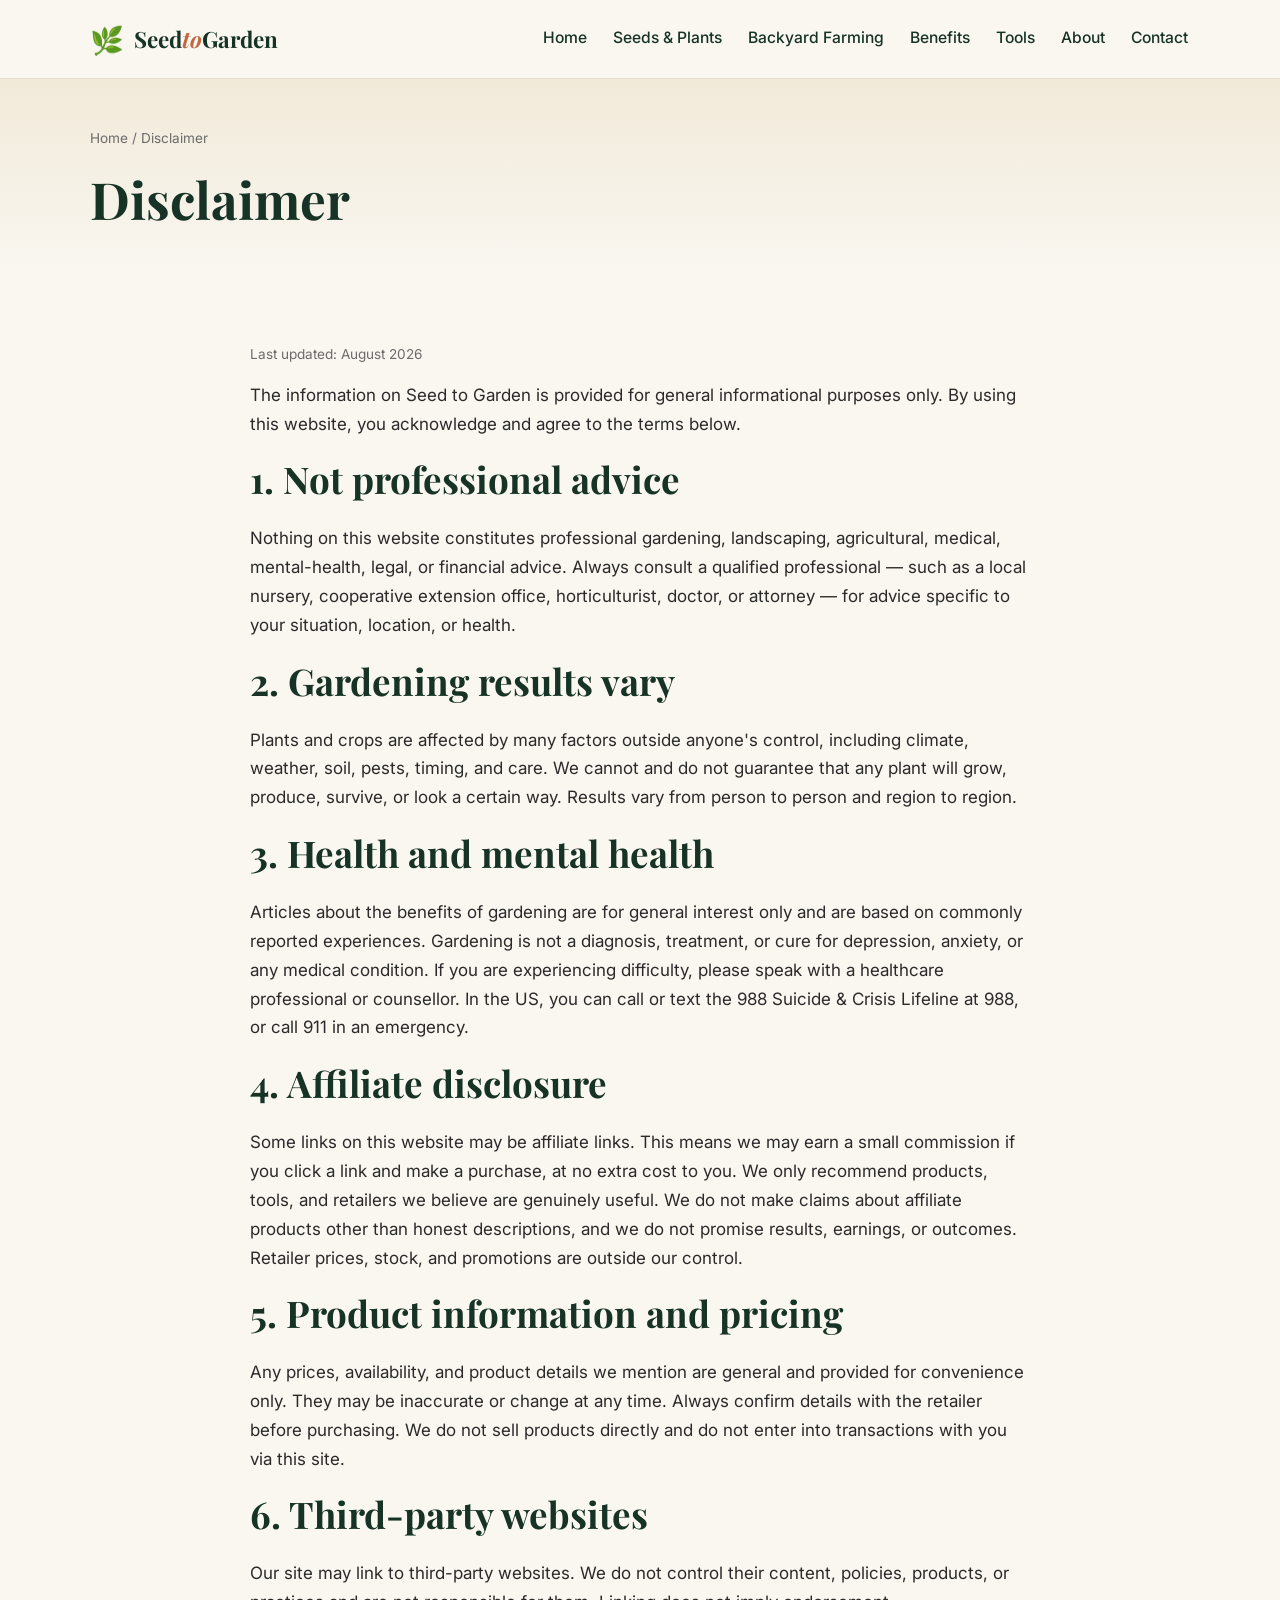
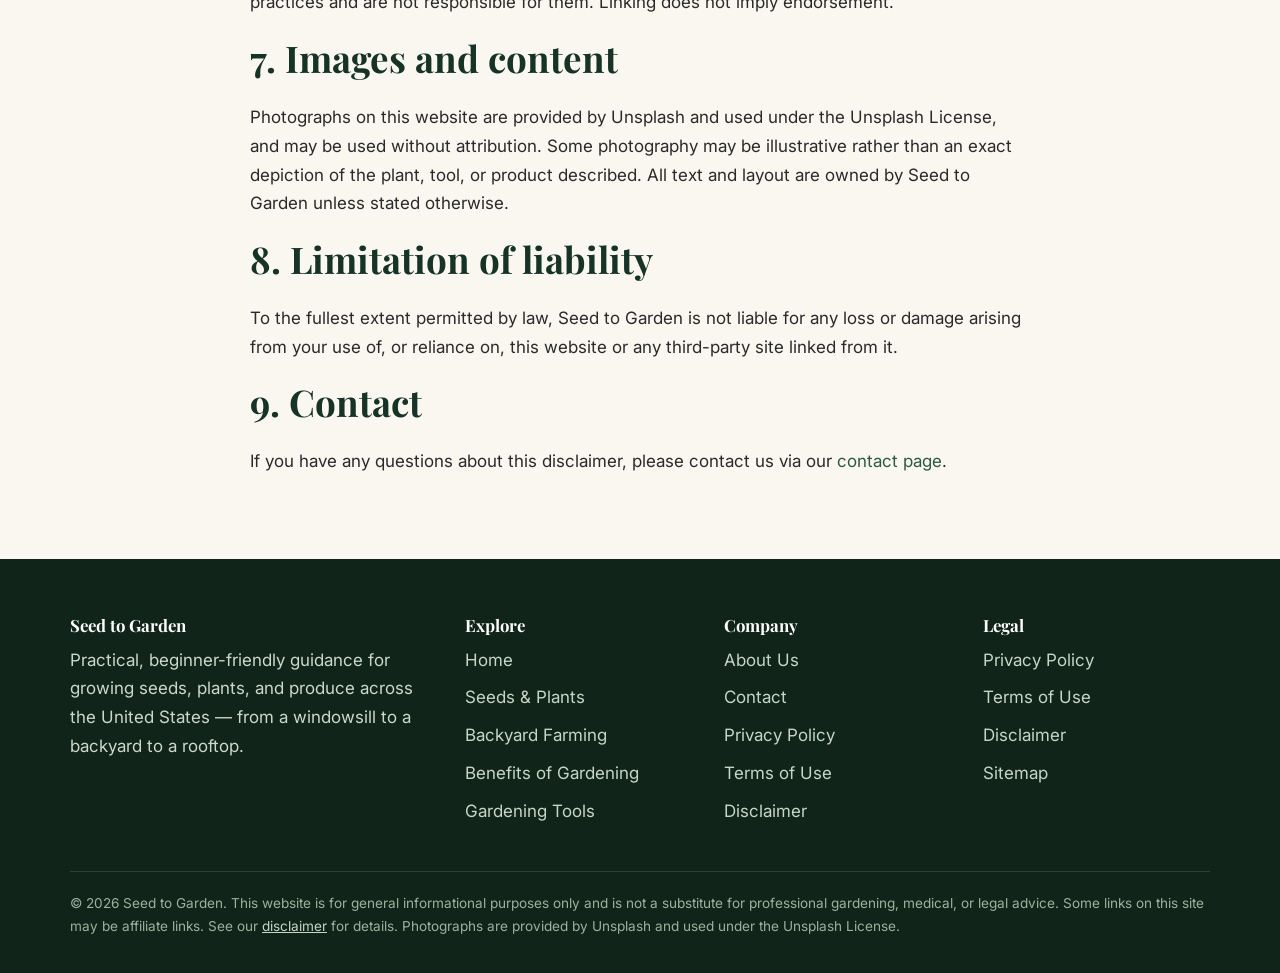
<file: disclaimer.html>
<!DOCTYPE html>
<html lang="en">
<head>
  <meta charset="UTF-8" />
  <meta name="viewport" content="width=device-width, initial-scale=1.0" />
  <title>Disclaimer — Seed to Garden</title>
  <meta name="description" content="General disclaimer for Seed to Garden, including affiliate, medical, and informational notices." />
  <link rel="preconnect" href="https://fonts.googleapis.com" />
  <link rel="preconnect" href="https://fonts.gstatic.com" crossorigin />
  <link href="https://fonts.googleapis.com/css2?family=Inter:wght@400;500;600;700&family=Playfair+Display:ital,wght@0,600;0,700;1,600&display=swap" rel="stylesheet" />
  <link rel="icon" href="data:image/svg+xml,%3Csvg xmlns='http://www.w3.org/2000/svg' viewBox='0 0 32 32'%3E%3Ctext y='24' font-size='24'%3E%F0%9F%8C%BF%3C/text%3E%3C/svg%3E" />
  <link rel="stylesheet" href="css/styles.css" />
</head>
<body>
  <a class="skip-link" href="#main">Skip to content</a>
  <header class="site-header" id="siteHeader">
    <div class="container header-inner">
      <a class="brand" href="index.html">
        <span class="brand-mark" aria-hidden="true">🌿</span>
        <span class="brand-text">Seed<em>to</em>Garden</span>
      </a>
      <nav class="main-nav" id="mainNav" aria-label="Main navigation">
        <a href="index.html">Home</a>
        <a href="seeds-plants.html">Seeds &amp; Plants</a>
        <a href="backyard-farming.html">Backyard Farming</a>
        <a href="benefits.html">Benefits</a>
        <a href="tools.html">Tools</a>
        <a href="about.html">About</a>
        <a href="contact.html">Contact</a>
      </nav>
      <button class="nav-toggle" id="navToggle" aria-label="Toggle navigation" aria-expanded="false" aria-controls="mainNav">
        <span></span><span></span><span></span>
      </button>
    </div>
  </header>

  <main id="main">
    <div class="page-head">
      <div class="container">
        <p class="breadcrumb"><a href="index.html">Home</a> / Disclaimer</p>
        <h1>Disclaimer</h1>
      </div>
    </div>
    <section class="section">
      <div class="container" style="max-width:820px">
        <p class="small-note">Last updated: August 2026</p>
        <p>The information on Seed to Garden is provided for general informational purposes only. By using this website, you acknowledge and agree to the terms below.</p>

        <h2>1. Not professional advice</h2>
        <p>Nothing on this website constitutes professional gardening, landscaping, agricultural, medical, mental-health, legal, or financial advice. Always consult a qualified professional — such as a local nursery, cooperative extension office, horticulturist, doctor, or attorney — for advice specific to your situation, location, or health.</p>

        <h2>2. Gardening results vary</h2>
        <p>Plants and crops are affected by many factors outside anyone's control, including climate, weather, soil, pests, timing, and care. We cannot and do not guarantee that any plant will grow, produce, survive, or look a certain way. Results vary from person to person and region to region.</p>

        <h2>3. Health and mental health</h2>
        <p>Articles about the benefits of gardening are for general interest only and are based on commonly reported experiences. Gardening is not a diagnosis, treatment, or cure for depression, anxiety, or any medical condition. If you are experiencing difficulty, please speak with a healthcare professional or counsellor. In the US, you can call or text the 988 Suicide &amp; Crisis Lifeline at 988, or call 911 in an emergency.</p>

        <h2>4. Affiliate disclosure</h2>
        <p>Some links on this website may be affiliate links. This means we may earn a small commission if you click a link and make a purchase, at no extra cost to you. We only recommend products, tools, and retailers we believe are genuinely useful. We do not make claims about affiliate products other than honest descriptions, and we do not promise results, earnings, or outcomes. Retailer prices, stock, and promotions are outside our control.</p>

        <h2>5. Product information and pricing</h2>
        <p>Any prices, availability, and product details we mention are general and provided for convenience only. They may be inaccurate or change at any time. Always confirm details with the retailer before purchasing. We do not sell products directly and do not enter into transactions with you via this site.</p>

        <h2>6. Third-party websites</h2>
        <p>Our site may link to third-party websites. We do not control their content, policies, products, or practices and are not responsible for them. Linking does not imply endorsement.</p>

        <h2>7. Images and content</h2>
        <p>Photographs on this website are provided by Unsplash and used under the Unsplash License, and may be used without attribution. Some photography may be illustrative rather than an exact depiction of the plant, tool, or product described. All text and layout are owned by Seed to Garden unless stated otherwise.</p>

        <h2>8. Limitation of liability</h2>
        <p>To the fullest extent permitted by law, Seed to Garden is not liable for any loss or damage arising from your use of, or reliance on, this website or any third-party site linked from it.</p>

        <h2>9. Contact</h2>
        <p>If you have any questions about this disclaimer, please contact us via our <a href="contact.html">contact page</a>.</p>
      </div>
    </section>

  </main>

  <footer class="site-footer">
    <div class="container footer-grid">
      <div class="footer-col">
        <h3>Seed to Garden</h3>
        <p>Practical, beginner-friendly guidance for growing seeds, plants, and produce across the United States — from a windowsill to a backyard to a rooftop.</p>
      </div>
      <div class="footer-col">
        <h3>Explore</h3>
        <ul>
          <li><a href="index.html">Home</a></li>
          <li><a href="seeds-plants.html">Seeds &amp; Plants</a></li>
          <li><a href="backyard-farming.html">Backyard Farming</a></li>
          <li><a href="benefits.html">Benefits of Gardening</a></li>
          <li><a href="tools.html">Gardening Tools</a></li>
        </ul>
      </div>
      <div class="footer-col">
        <h3>Company</h3>
        <ul>
          <li><a href="about.html">About Us</a></li>
          <li><a href="contact.html">Contact</a></li>
          <li><a href="privacy-policy.html">Privacy Policy</a></li>
          <li><a href="terms.html">Terms of Use</a></li>
          <li><a href="disclaimer.html">Disclaimer</a></li>
        </ul>
      </div>
      <div class="footer-col">
        <h3>Legal</h3>
        <ul>
          <li><a href="privacy-policy.html">Privacy Policy</a></li>
          <li><a href="terms.html">Terms of Use</a></li>
          <li><a href="disclaimer.html">Disclaimer</a></li>
          <li><a href="sitemap.html">Sitemap</a></li>
        </ul>
      </div>
    </div>
    <div class="container footer-bottom">
      <p>&copy; <span id="year">2026</span> Seed to Garden. This website is for general informational purposes only and is not a substitute for professional gardening, medical, or legal advice. Some links on this site may be affiliate links. See our <a href="disclaimer.html">disclaimer</a> for details. Photographs are provided by Unsplash and used under the Unsplash License.</p>
    </div>
  </footer>

  <script src="js/main.js"></script>
</body>
</html>
</file>
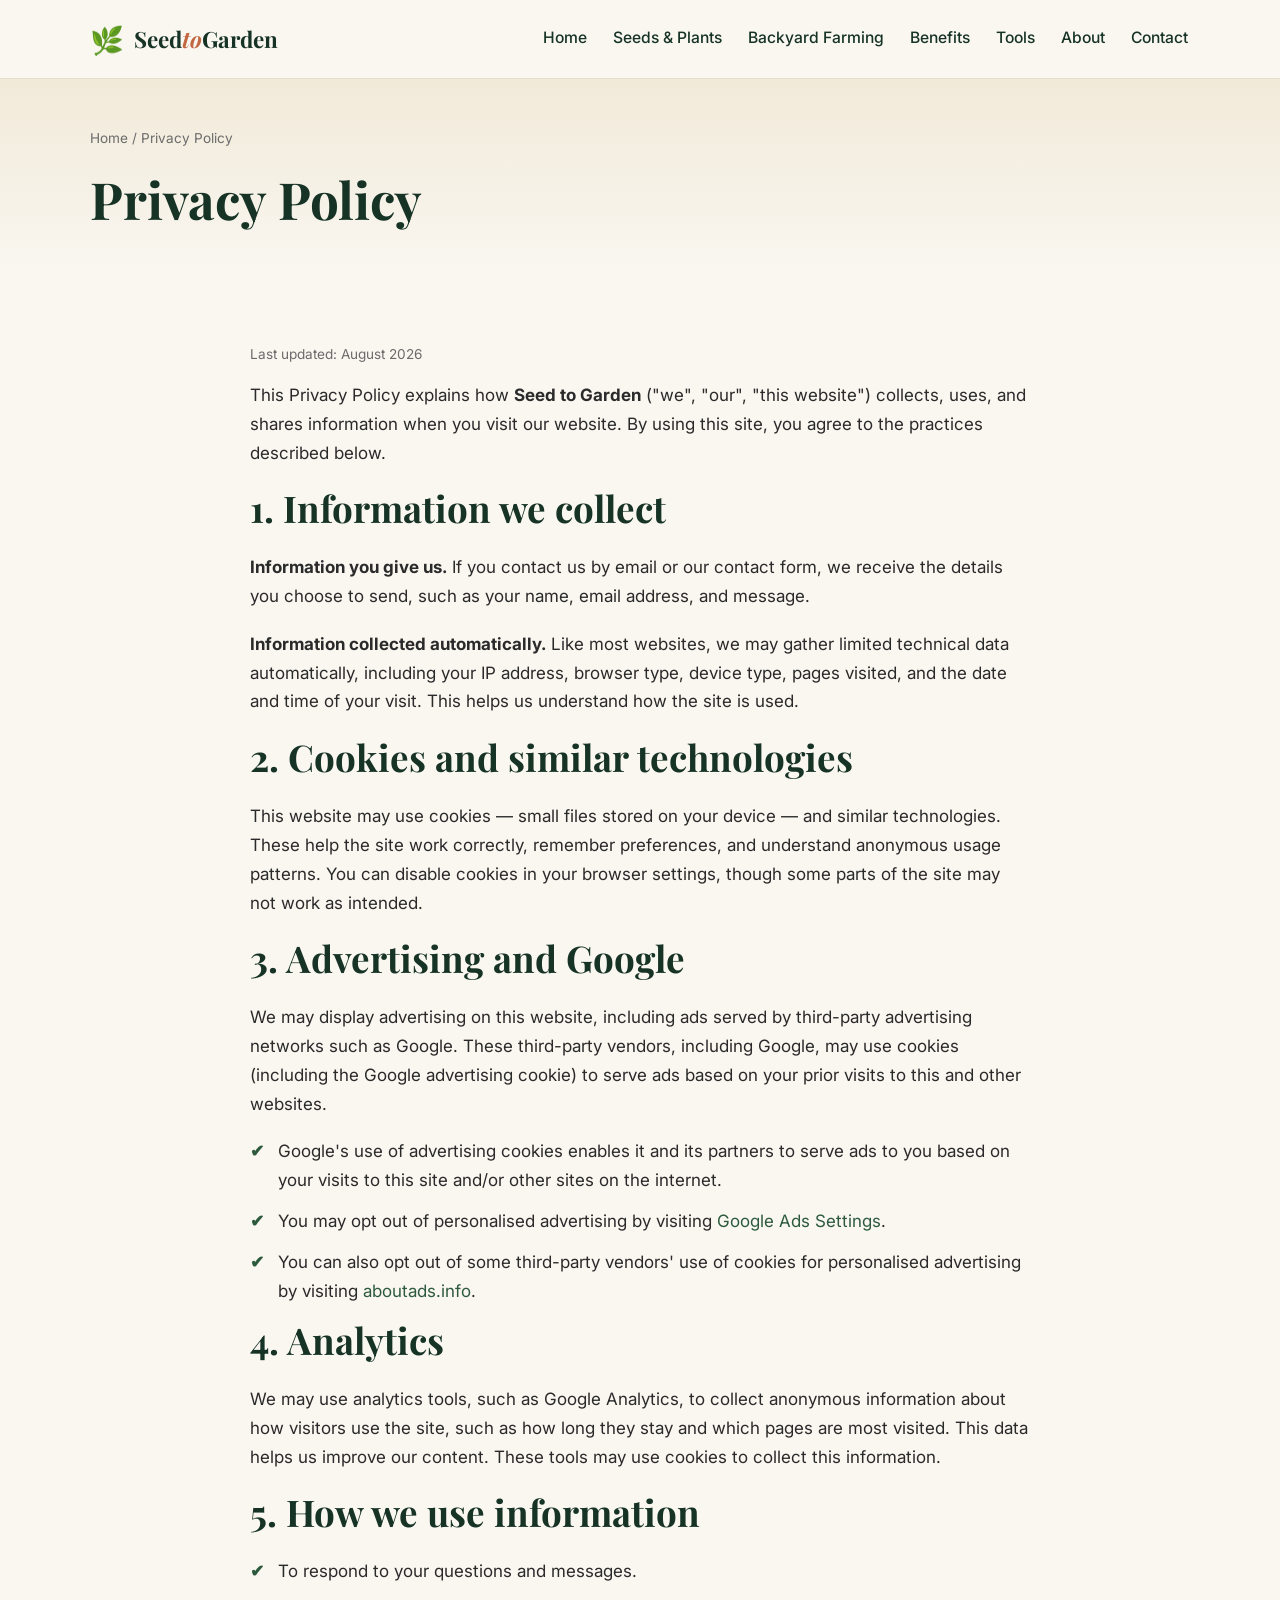
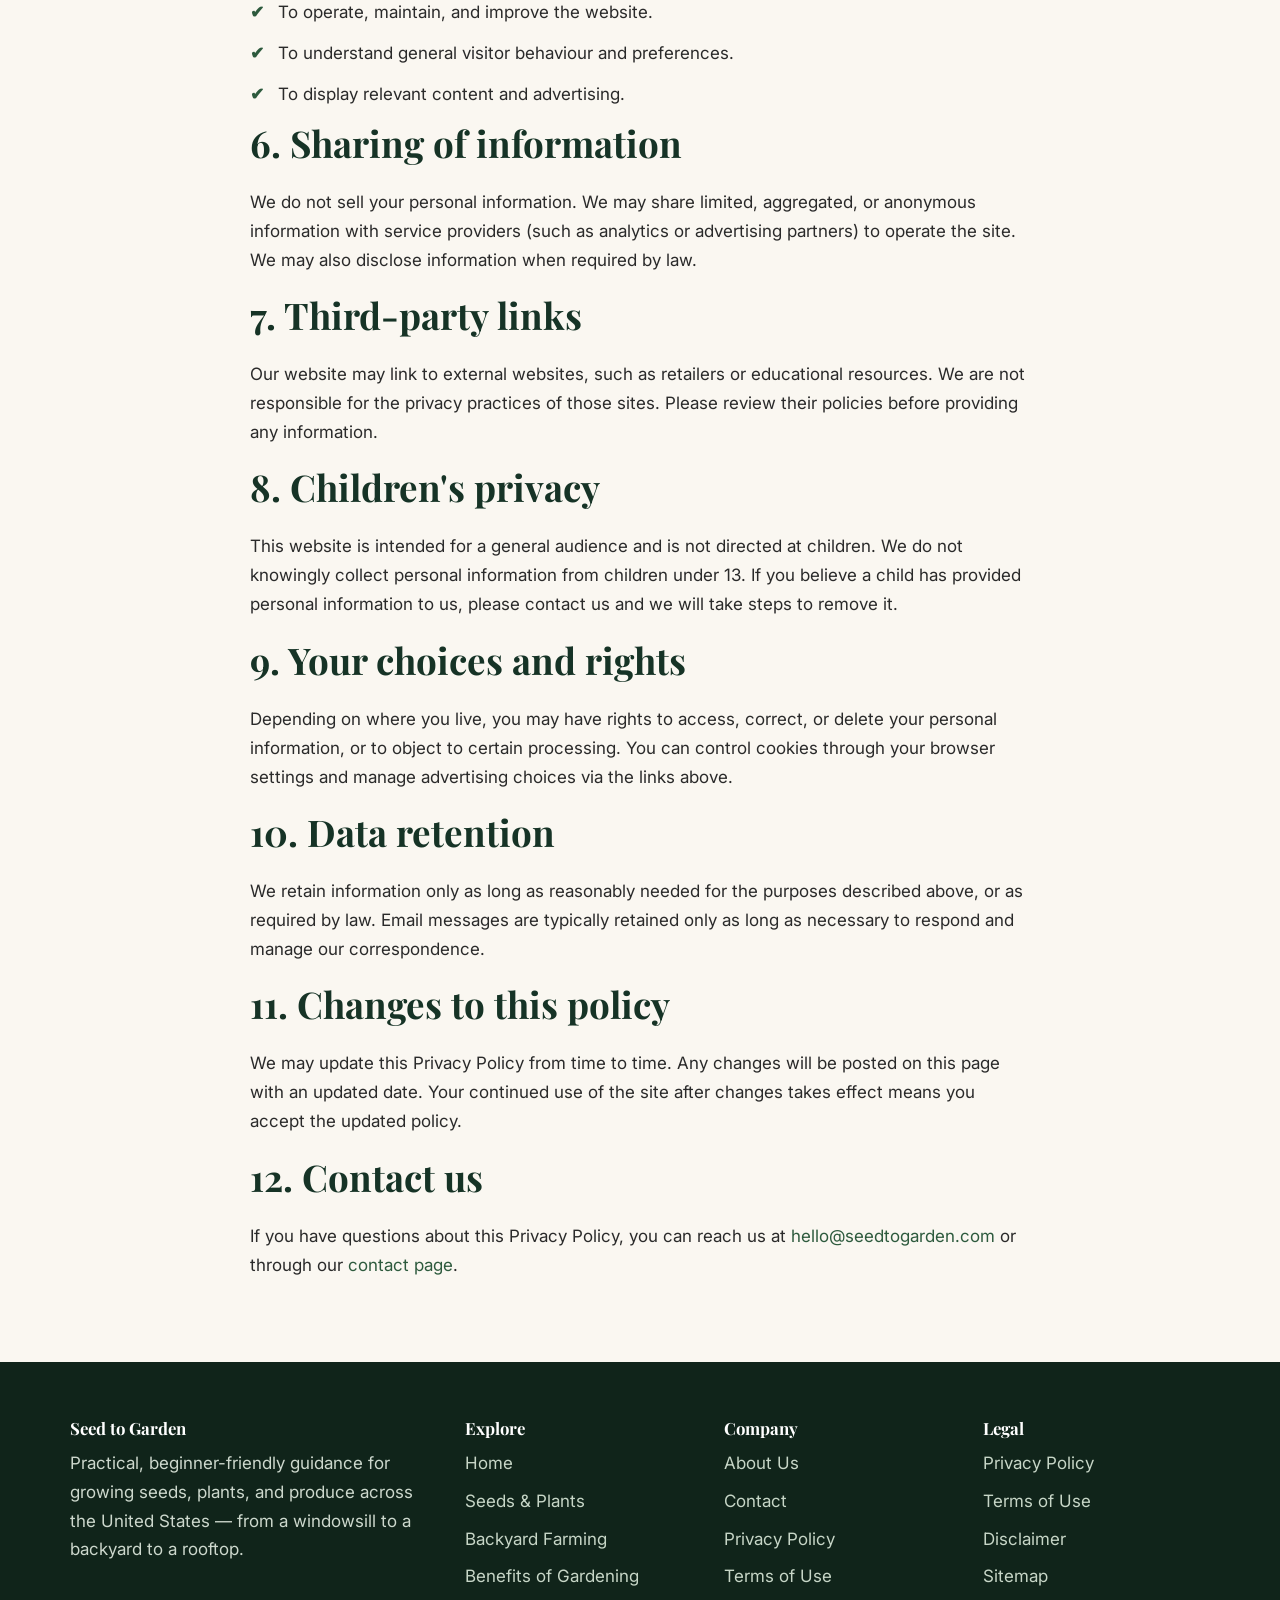
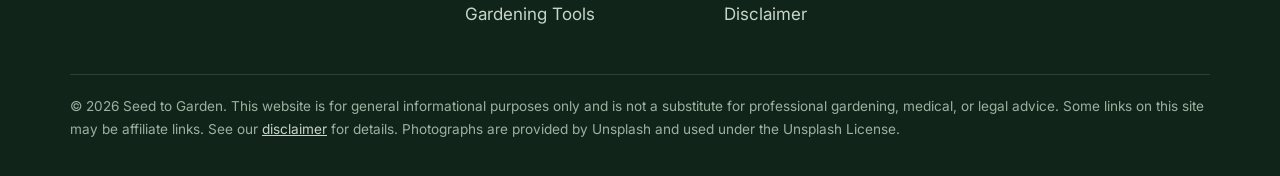
<file: privacy-policy.html>
<!DOCTYPE html>
<html lang="en">
<head>
  <meta charset="UTF-8" />
  <meta name="viewport" content="width=device-width, initial-scale=1.0" />
  <title>Privacy Policy — Seed to Garden</title>
  <meta name="description" content="How Seed to Garden handles data, cookies, and third-party advertising. Learn about your choices and how to contact us." />
  <link rel="preconnect" href="https://fonts.googleapis.com" />
  <link rel="preconnect" href="https://fonts.gstatic.com" crossorigin />
  <link href="https://fonts.googleapis.com/css2?family=Inter:wght@400;500;600;700&family=Playfair+Display:ital,wght@0,600;0,700;1,600&display=swap" rel="stylesheet" />
  <link rel="icon" href="data:image/svg+xml,%3Csvg xmlns='http://www.w3.org/2000/svg' viewBox='0 0 32 32'%3E%3Ctext y='24' font-size='24'%3E%F0%9F%8C%BF%3C/text%3E%3C/svg%3E" />
  <link rel="stylesheet" href="css/styles.css" />
</head>
<body>
  <a class="skip-link" href="#main">Skip to content</a>
  <header class="site-header" id="siteHeader">
    <div class="container header-inner">
      <a class="brand" href="index.html">
        <span class="brand-mark" aria-hidden="true">🌿</span>
        <span class="brand-text">Seed<em>to</em>Garden</span>
      </a>
      <nav class="main-nav" id="mainNav" aria-label="Main navigation">
        <a href="index.html">Home</a>
        <a href="seeds-plants.html">Seeds &amp; Plants</a>
        <a href="backyard-farming.html">Backyard Farming</a>
        <a href="benefits.html">Benefits</a>
        <a href="tools.html">Tools</a>
        <a href="about.html">About</a>
        <a href="contact.html">Contact</a>
      </nav>
      <button class="nav-toggle" id="navToggle" aria-label="Toggle navigation" aria-expanded="false" aria-controls="mainNav">
        <span></span><span></span><span></span>
      </button>
    </div>
  </header>

  <main id="main">
    <div class="page-head">
      <div class="container">
        <p class="breadcrumb"><a href="index.html">Home</a> / Privacy Policy</p>
        <h1>Privacy Policy</h1>
      </div>
    </div>
    <section class="section">
      <div class="container" style="max-width:820px">
        <p class="small-note">Last updated: August 2026</p>
        <p>This Privacy Policy explains how <strong>Seed to Garden</strong> ("we", "our", "this website") collects, uses, and shares information when you visit our website. By using this site, you agree to the practices described below.</p>

        <h2>1. Information we collect</h2>
        <p><strong>Information you give us.</strong> If you contact us by email or our contact form, we receive the details you choose to send, such as your name, email address, and message.</p>
        <p><strong>Information collected automatically.</strong> Like most websites, we may gather limited technical data automatically, including your IP address, browser type, device type, pages visited, and the date and time of your visit. This helps us understand how the site is used.</p>

        <h2>2. Cookies and similar technologies</h2>
        <p>This website may use cookies — small files stored on your device — and similar technologies. These help the site work correctly, remember preferences, and understand anonymous usage patterns. You can disable cookies in your browser settings, though some parts of the site may not work as intended.</p>

        <h2>3. Advertising and Google</h2>
        <p>We may display advertising on this website, including ads served by third-party advertising networks such as Google. These third-party vendors, including Google, may use cookies (including the Google advertising cookie) to serve ads based on your prior visits to this and other websites.</p>
        <ul class="tick-list">
          <li>Google's use of advertising cookies enables it and its partners to serve ads to you based on your visits to this site and/or other sites on the internet.</li>
          <li>You may opt out of personalised advertising by visiting <a href="https://adssettings.google.com" rel="noopener" target="_blank">Google Ads Settings</a>.</li>
          <li>You can also opt out of some third-party vendors' use of cookies for personalised advertising by visiting <a href="https://www.aboutads.info" rel="noopener" target="_blank">aboutads.info</a>.</li>
        </ul>

        <h2>4. Analytics</h2>
        <p>We may use analytics tools, such as Google Analytics, to collect anonymous information about how visitors use the site, such as how long they stay and which pages are most visited. This data helps us improve our content. These tools may use cookies to collect this information.</p>

        <h2>5. How we use information</h2>
        <ul class="tick-list">
          <li>To respond to your questions and messages.</li>
          <li>To operate, maintain, and improve the website.</li>
          <li>To understand general visitor behaviour and preferences.</li>
          <li>To display relevant content and advertising.</li>
        </ul>

        <h2>6. Sharing of information</h2>
        <p>We do not sell your personal information. We may share limited, aggregated, or anonymous information with service providers (such as analytics or advertising partners) to operate the site. We may also disclose information when required by law.</p>

        <h2>7. Third-party links</h2>
        <p>Our website may link to external websites, such as retailers or educational resources. We are not responsible for the privacy practices of those sites. Please review their policies before providing any information.</p>

        <h2>8. Children's privacy</h2>
        <p>This website is intended for a general audience and is not directed at children. We do not knowingly collect personal information from children under 13. If you believe a child has provided personal information to us, please contact us and we will take steps to remove it.</p>

        <h2>9. Your choices and rights</h2>
        <p>Depending on where you live, you may have rights to access, correct, or delete your personal information, or to object to certain processing. You can control cookies through your browser settings and manage advertising choices via the links above.</p>

        <h2>10. Data retention</h2>
        <p>We retain information only as long as reasonably needed for the purposes described above, or as required by law. Email messages are typically retained only as long as necessary to respond and manage our correspondence.</p>

        <h2>11. Changes to this policy</h2>
        <p>We may update this Privacy Policy from time to time. Any changes will be posted on this page with an updated date. Your continued use of the site after changes takes effect means you accept the updated policy.</p>

        <h2>12. Contact us</h2>
        <p>If you have questions about this Privacy Policy, you can reach us at <a href="mailto:hello@seedtogarden.com">hello@seedtogarden.com</a> or through our <a href="contact.html">contact page</a>.</p>
      </div>
    </section>

  </main>

  <footer class="site-footer">
    <div class="container footer-grid">
      <div class="footer-col">
        <h3>Seed to Garden</h3>
        <p>Practical, beginner-friendly guidance for growing seeds, plants, and produce across the United States — from a windowsill to a backyard to a rooftop.</p>
      </div>
      <div class="footer-col">
        <h3>Explore</h3>
        <ul>
          <li><a href="index.html">Home</a></li>
          <li><a href="seeds-plants.html">Seeds &amp; Plants</a></li>
          <li><a href="backyard-farming.html">Backyard Farming</a></li>
          <li><a href="benefits.html">Benefits of Gardening</a></li>
          <li><a href="tools.html">Gardening Tools</a></li>
        </ul>
      </div>
      <div class="footer-col">
        <h3>Company</h3>
        <ul>
          <li><a href="about.html">About Us</a></li>
          <li><a href="contact.html">Contact</a></li>
          <li><a href="privacy-policy.html">Privacy Policy</a></li>
          <li><a href="terms.html">Terms of Use</a></li>
          <li><a href="disclaimer.html">Disclaimer</a></li>
        </ul>
      </div>
      <div class="footer-col">
        <h3>Legal</h3>
        <ul>
          <li><a href="privacy-policy.html">Privacy Policy</a></li>
          <li><a href="terms.html">Terms of Use</a></li>
          <li><a href="disclaimer.html">Disclaimer</a></li>
          <li><a href="sitemap.html">Sitemap</a></li>
        </ul>
      </div>
    </div>
    <div class="container footer-bottom">
      <p>&copy; <span id="year">2026</span> Seed to Garden. This website is for general informational purposes only and is not a substitute for professional gardening, medical, or legal advice. Some links on this site may be affiliate links. See our <a href="disclaimer.html">disclaimer</a> for details. Photographs are provided by Unsplash and used under the Unsplash License.</p>
    </div>
  </footer>

  <script src="js/main.js"></script>
</body>
</html>
</file>
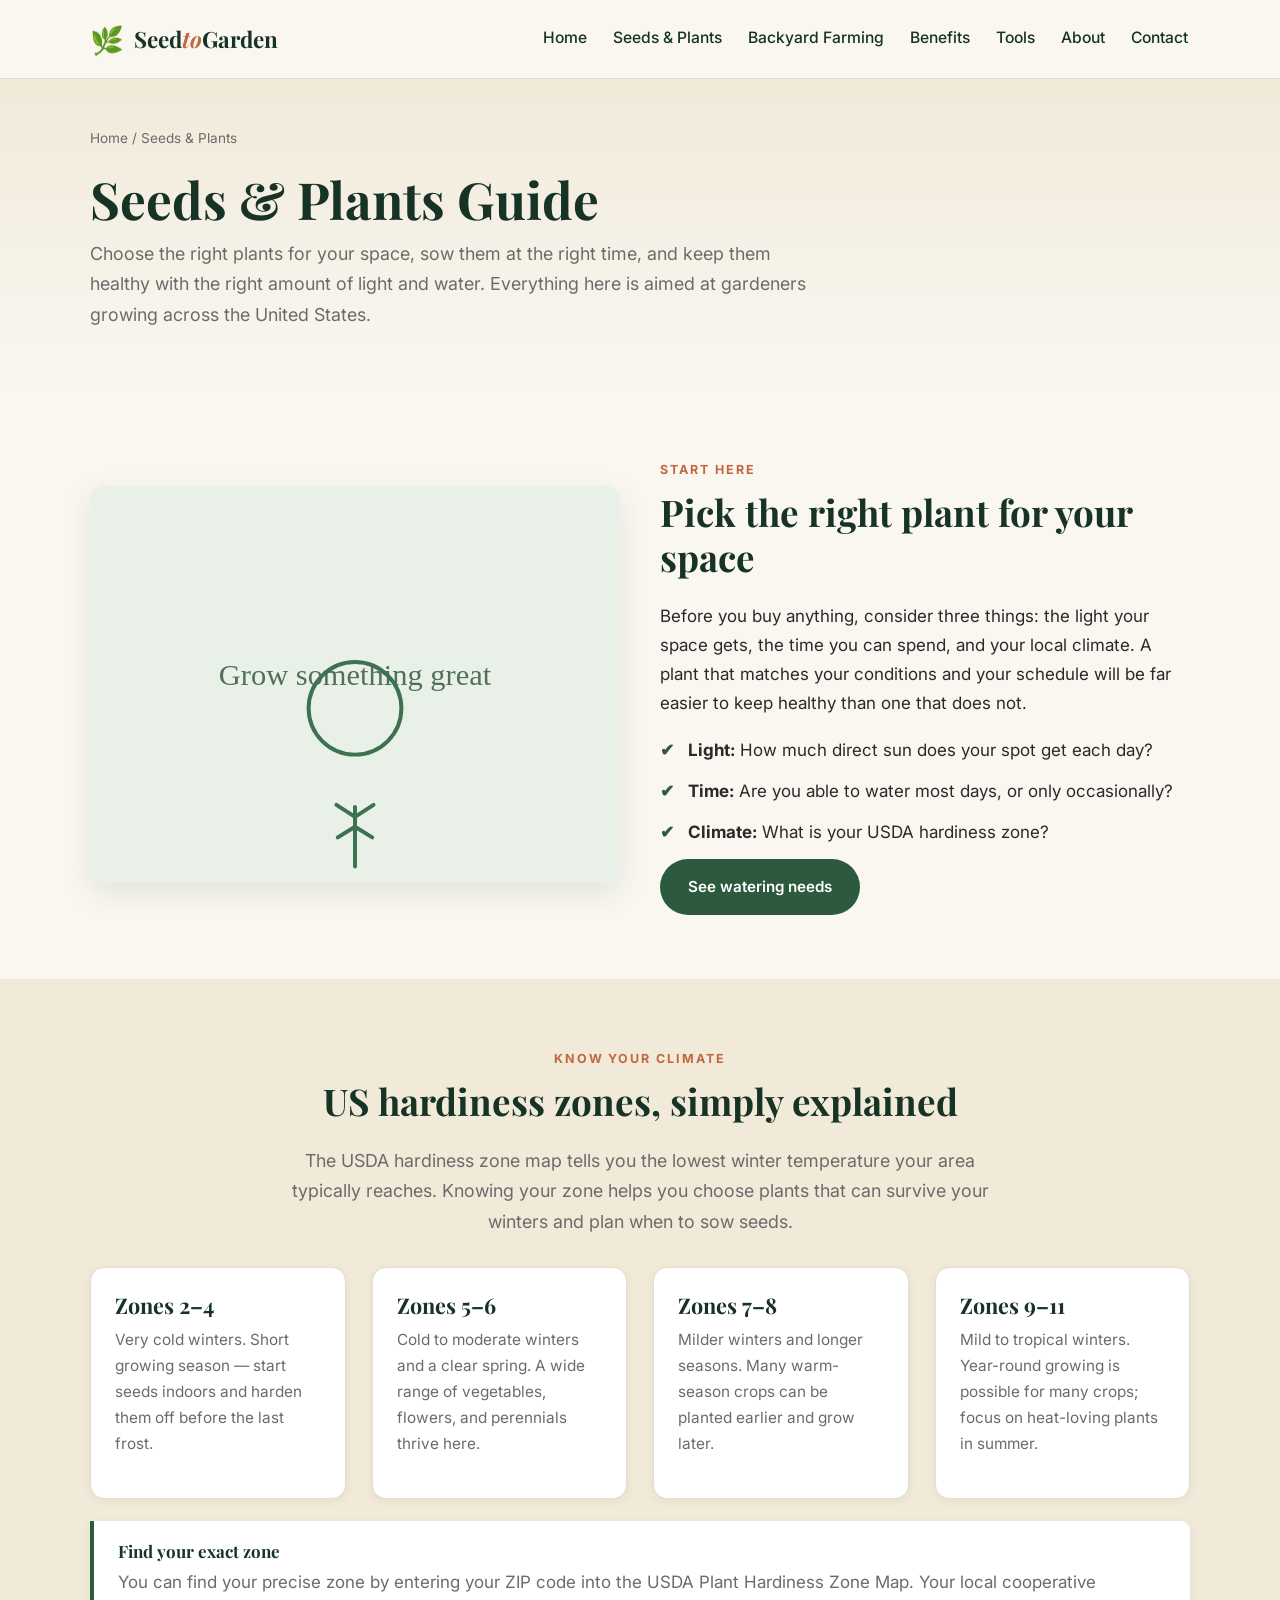
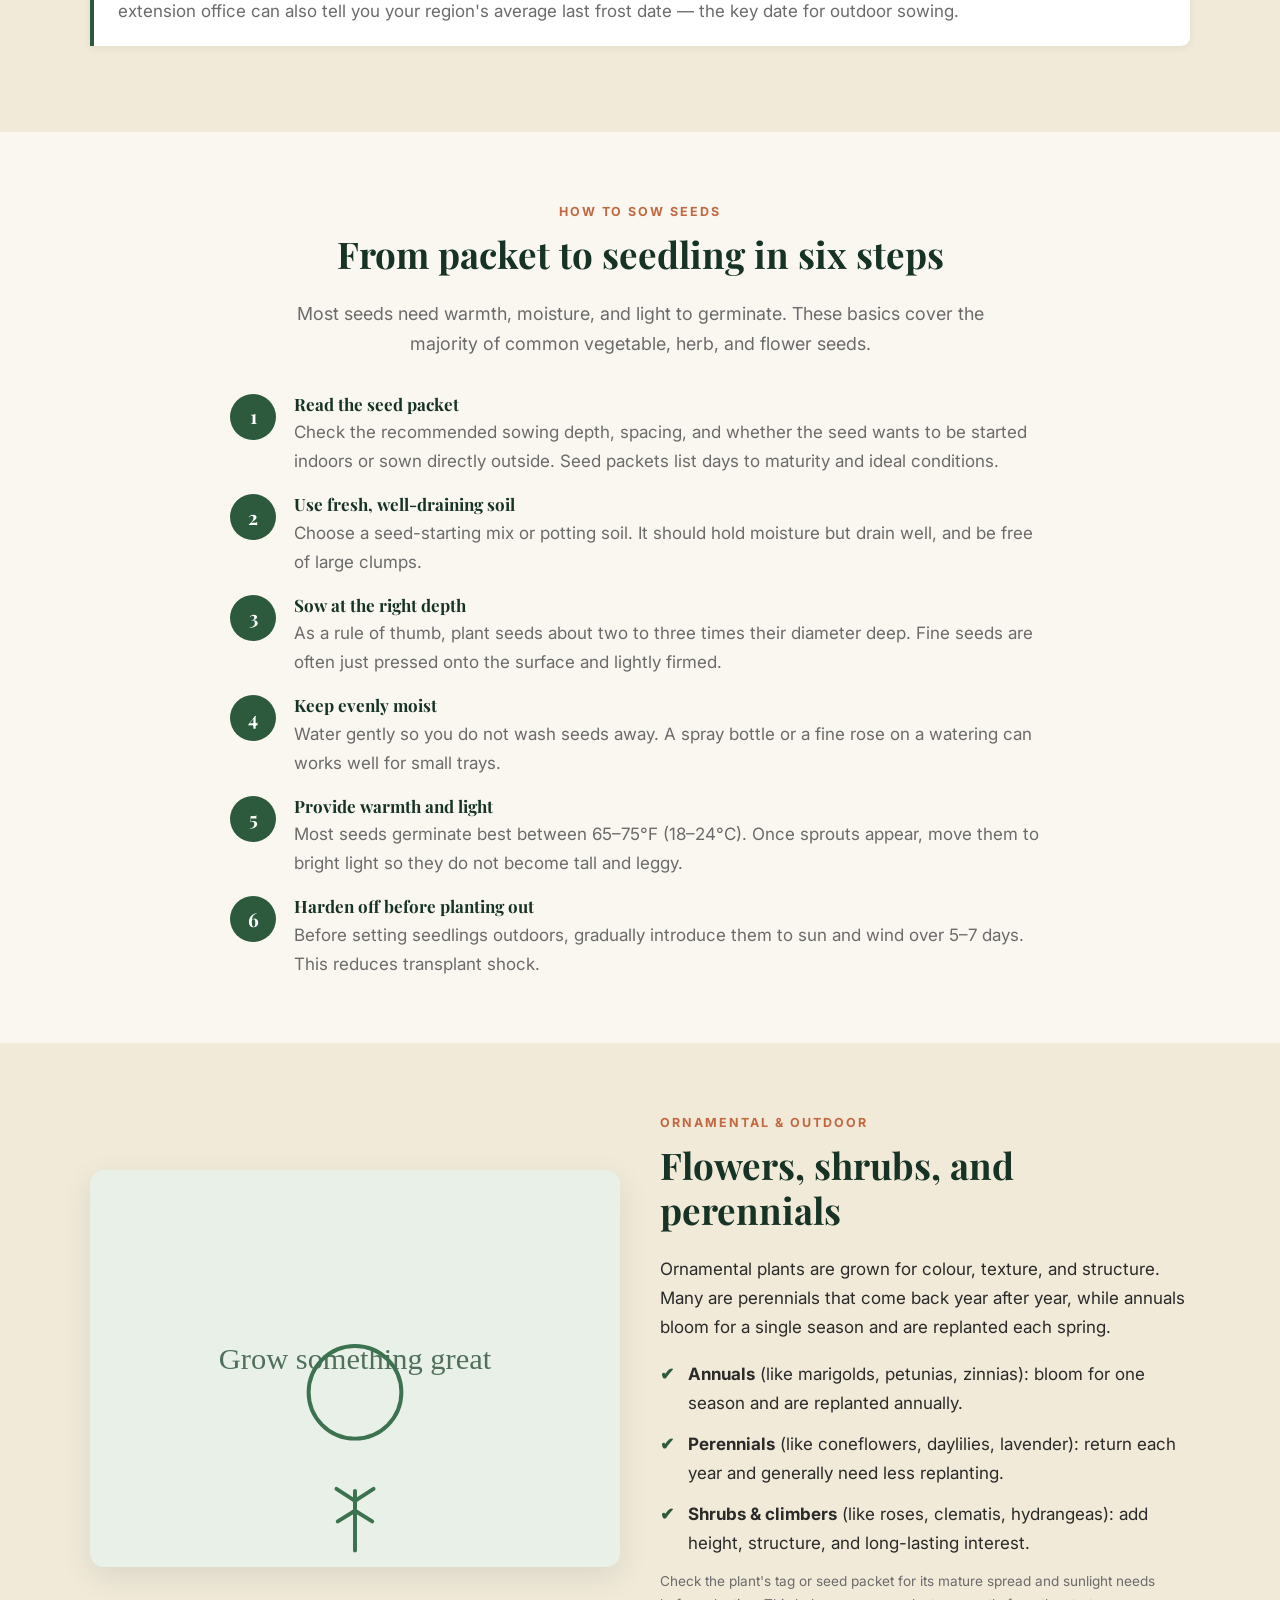
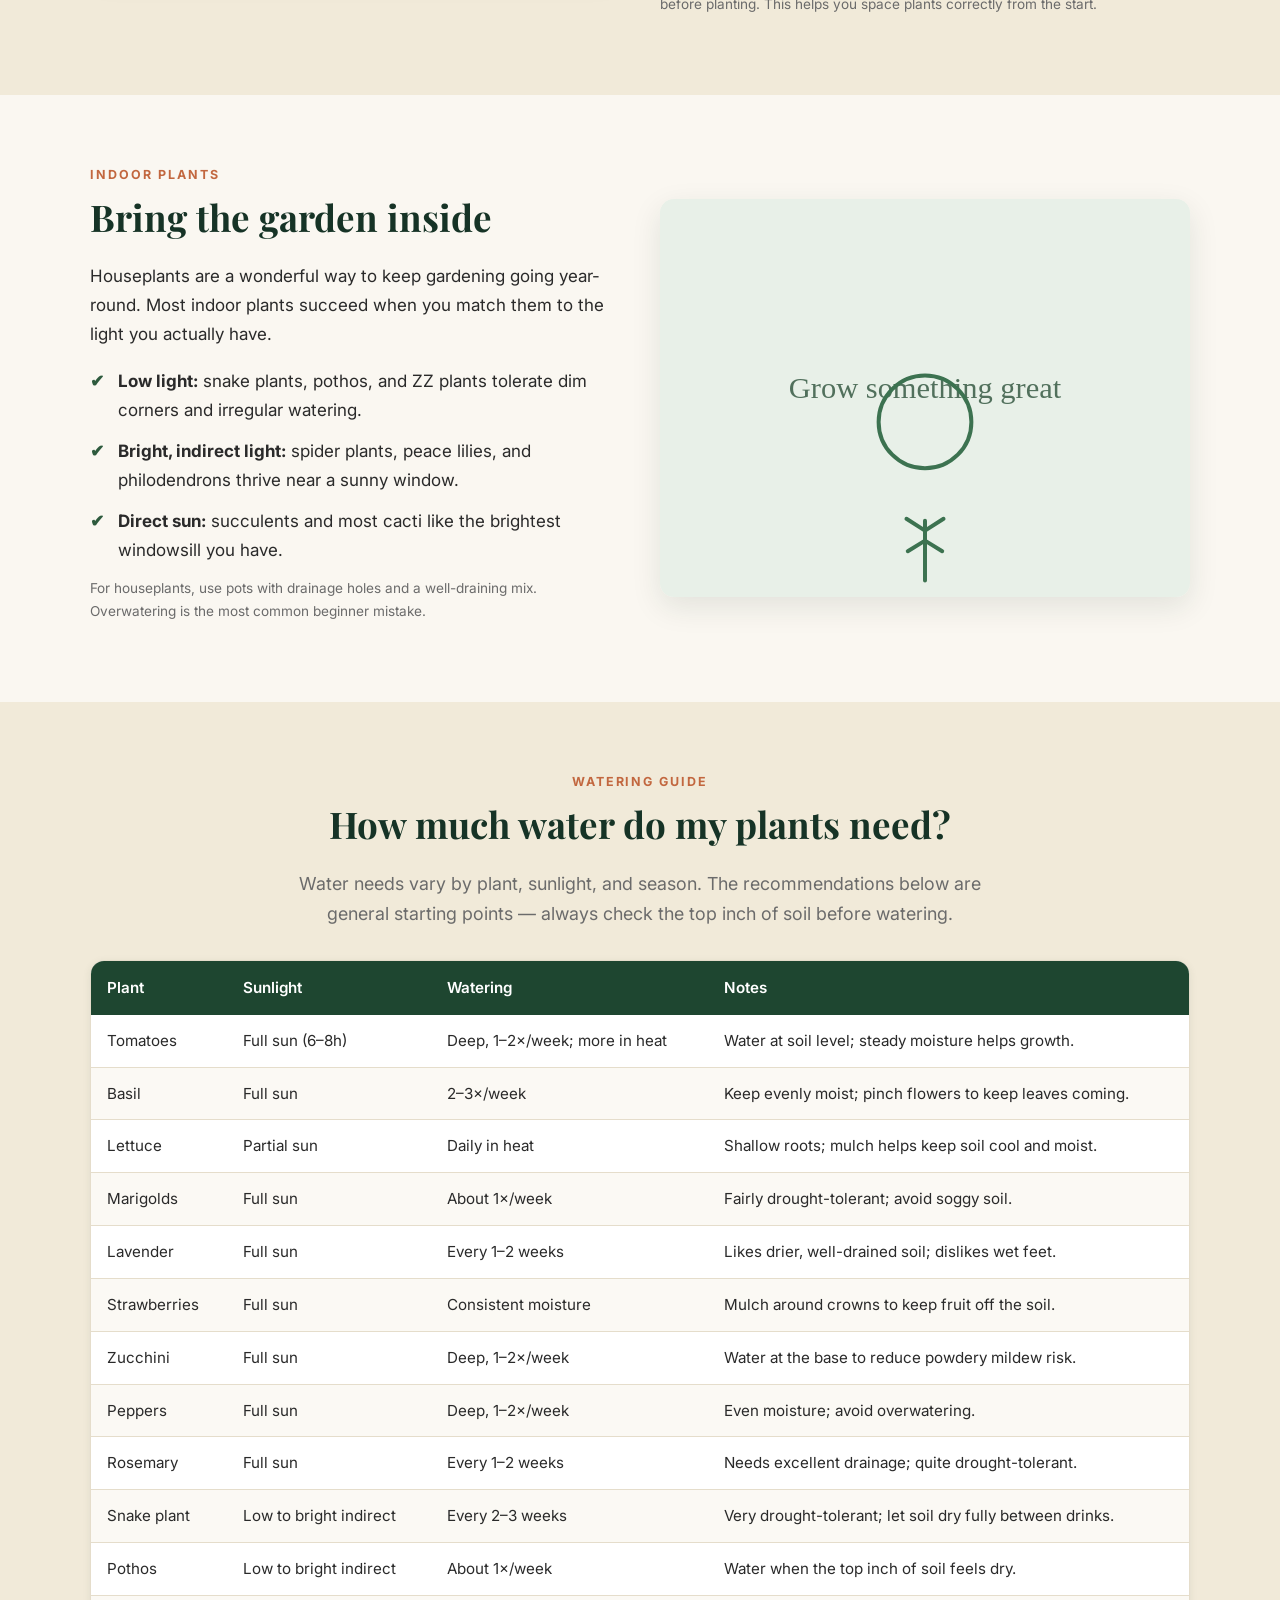
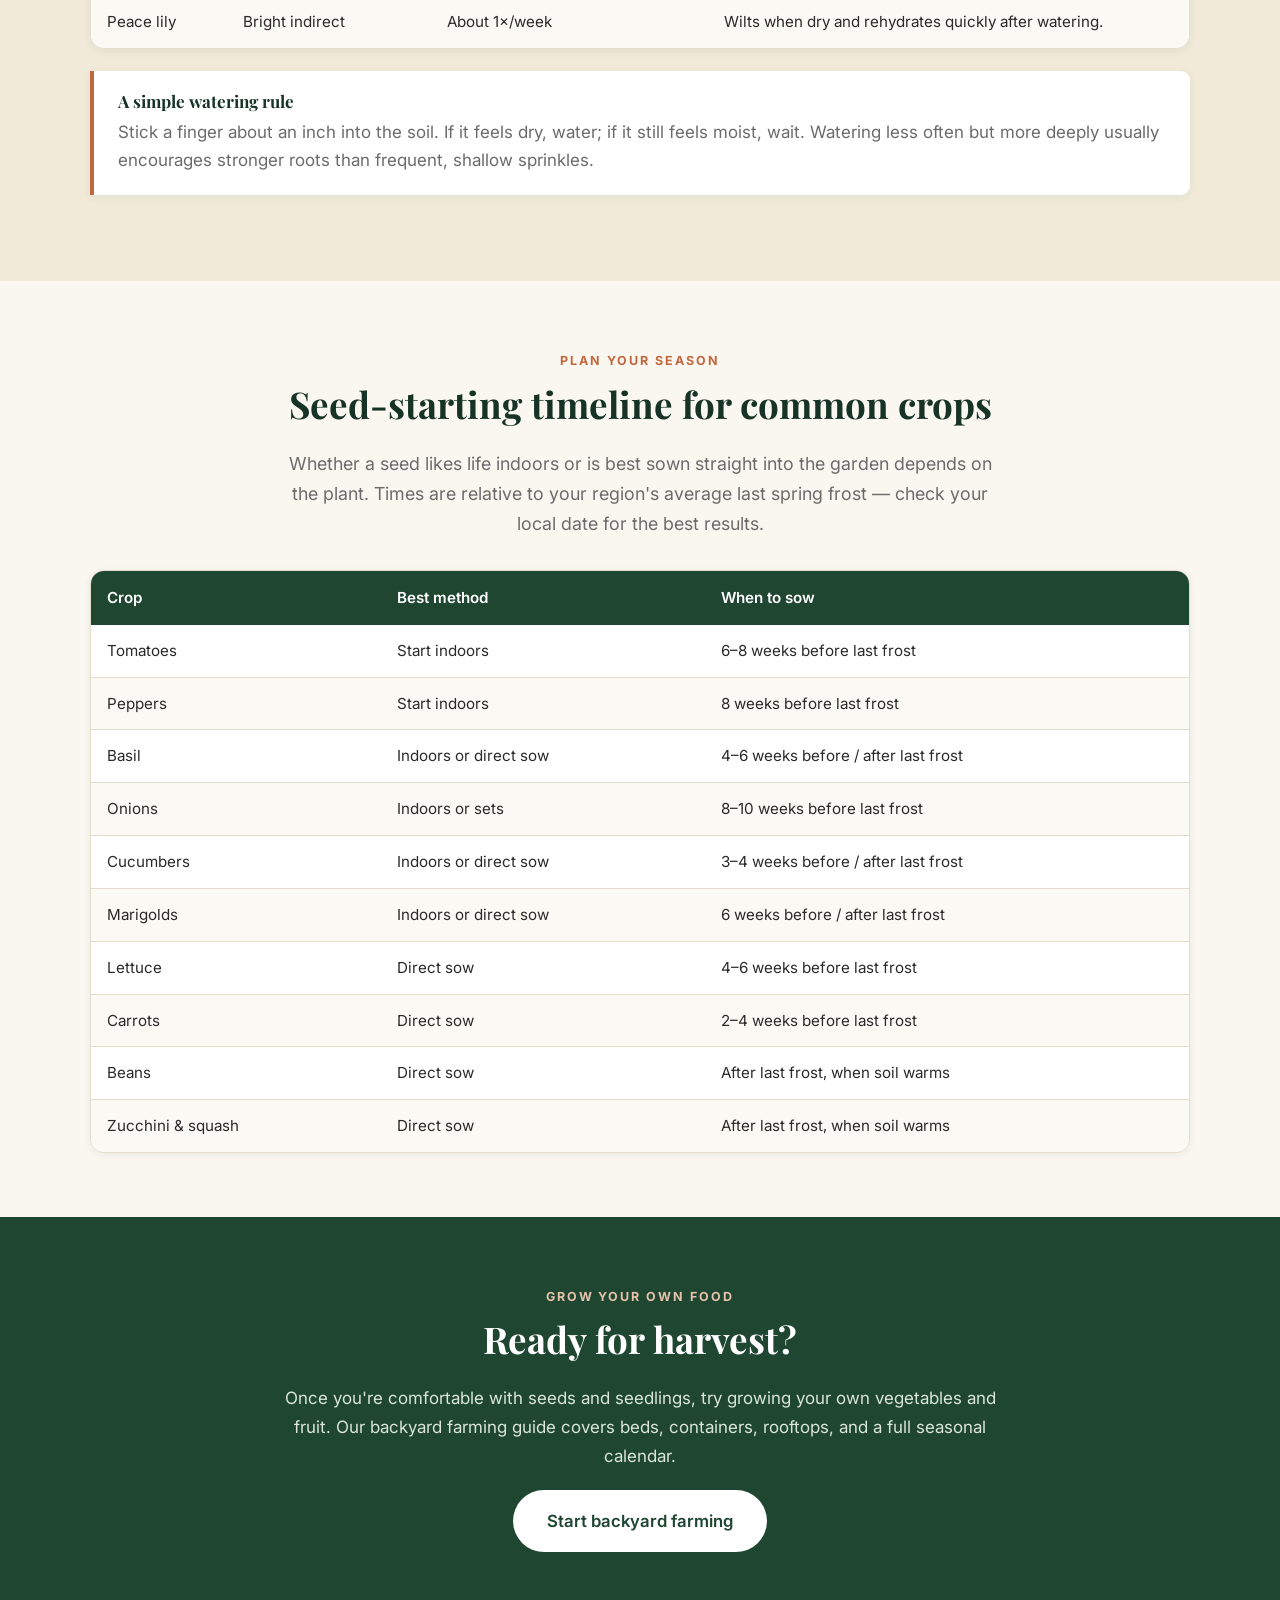
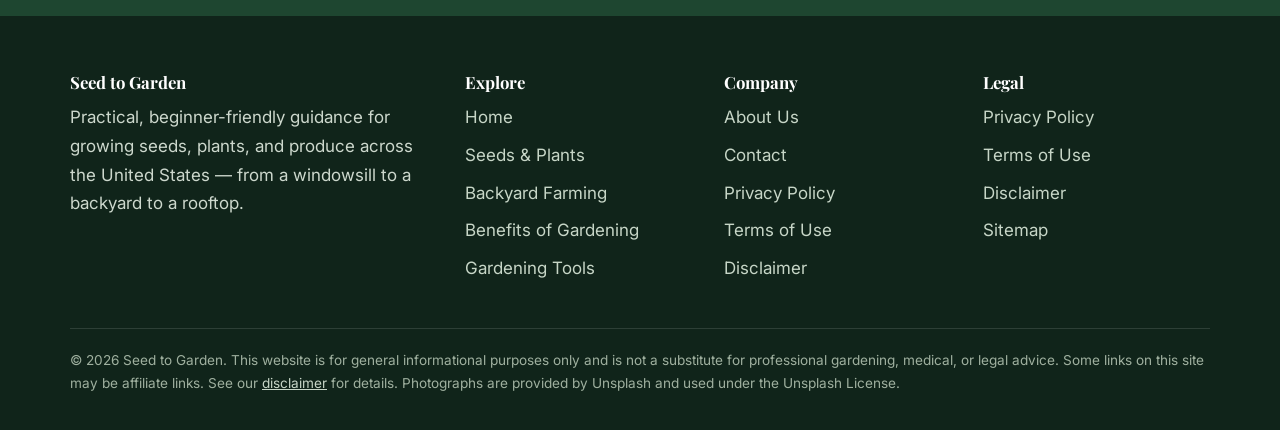
<file: seeds-plants.html>
<!DOCTYPE html>
<html lang="en">
<head>
  <meta charset="UTF-8" />
  <meta name="viewport" content="width=device-width, initial-scale=1.0" />
  <title>Seeds &amp; Plants Guide — Seed to Garden</title>
  <meta name="description" content="Learn how to sow seeds, choose the best indoor, outdoor, and ornamental plants for your US hardiness zone, and how often to water each type." />
  <link rel="preconnect" href="https://fonts.googleapis.com" />
  <link rel="preconnect" href="https://fonts.gstatic.com" crossorigin />
  <link href="https://fonts.googleapis.com/css2?family=Inter:wght@400;500;600;700&family=Playfair+Display:ital,wght@0,600;0,700;1,600&display=swap" rel="stylesheet" />
  <link rel="icon" href="data:image/svg+xml,%3Csvg xmlns='http://www.w3.org/2000/svg' viewBox='0 0 32 32'%3E%3Ctext y='24' font-size='24'%3E%F0%9F%8C%BF%3C/text%3E%3C/svg%3E" />
  <link rel="stylesheet" href="css/styles.css" />
</head>
<body>
  <a class="skip-link" href="#main">Skip to content</a>
  <header class="site-header" id="siteHeader">
    <div class="container header-inner">
      <a class="brand" href="index.html">
        <span class="brand-mark" aria-hidden="true">🌿</span>
        <span class="brand-text">Seed<em>to</em>Garden</span>
      </a>
      <nav class="main-nav" id="mainNav" aria-label="Main navigation">
        <a href="index.html">Home</a>
        <a href="seeds-plants.html">Seeds &amp; Plants</a>
        <a href="backyard-farming.html">Backyard Farming</a>
        <a href="benefits.html">Benefits</a>
        <a href="tools.html">Tools</a>
        <a href="about.html">About</a>
        <a href="contact.html">Contact</a>
      </nav>
      <button class="nav-toggle" id="navToggle" aria-label="Toggle navigation" aria-expanded="false" aria-controls="mainNav">
        <span></span><span></span><span></span>
      </button>
    </div>
  </header>

  <main id="main">
    <div class="page-head">
      <div class="container">
        <p class="breadcrumb"><a href="index.html">Home</a> / Seeds &amp; Plants</p>
        <h1>Seeds &amp; Plants Guide</h1>
        <p class="lead">Choose the right plants for your space, sow them at the right time, and keep them healthy with the right amount of light and water. Everything here is aimed at gardeners growing across the United States.</p>
      </div>
    </div>
    <section class="section">
      <div class="container split">
        <div class="split-img"><img src="https://images.unsplash.com/photo-1485955900006-10f4d324d411?auto=format&fit=crop&w=900&q=70" alt="A potted succulent in a mint green pot" data-fallback loading="lazy" /></div>
        <div>
          <span class="eyebrow">Start here</span>
          <h2>Pick the right plant for your space</h2>
          <p>Before you buy anything, consider three things: the light your space gets, the time you can spend, and your local climate. A plant that matches your conditions and your schedule will be far easier to keep healthy than one that does not.</p>
          <ul class="tick-list">
            <li><strong>Light:</strong> How much direct sun does your spot get each day?</li>
            <li><strong>Time:</strong> Are you able to water most days, or only occasionally?</li>
            <li><strong>Climate:</strong> What is your USDA hardiness zone?</li>
          </ul>
          <a class="btn btn-primary mt-0" href="#watering">See watering needs</a>
        </div>
      </div>
    </section>

    <section class="section section-sand">
      <div class="container">
        <div class="center" style="max-width:720px;margin:0 auto 30px">
          <span class="eyebrow">Know your climate</span>
          <h2>US hardiness zones, simply explained</h2>
          <p class="lead">The USDA hardiness zone map tells you the lowest winter temperature your area typically reaches. Knowing your zone helps you choose plants that can survive your winters and plan when to sow seeds.</p>
        </div>
        <div class="grid grid-4">
          <div class="card"><div class="card-body"><h3>Zones 2–4</h3><p>Very cold winters. Short growing season — start seeds indoors and harden them off before the last frost.</p></div></div>
          <div class="card"><div class="card-body"><h3>Zones 5–6</h3><p>Cold to moderate winters and a clear spring. A wide range of vegetables, flowers, and perennials thrive here.</p></div></div>
          <div class="card"><div class="card-body"><h3>Zones 7–8</h3><p>Milder winters and longer seasons. Many warm-season crops can be planted earlier and grow later.</p></div></div>
          <div class="card"><div class="card-body"><h3>Zones 9–11</h3><p>Mild to tropical winters. Year-round growing is possible for many crops; focus on heat-loving plants in summer.</p></div></div>
        </div>
        <div class="callout green">
          <h4>Find your exact zone</h4>
          <p>You can find your precise zone by entering your ZIP code into the USDA Plant Hardiness Zone Map. Your local cooperative extension office can also tell you your region's average last frost date — the key date for outdoor sowing.</p>
        </div>
      </div>
    </section>
    <section class="section" id="sowing">
      <div class="container">
        <div class="center" style="max-width:720px;margin:0 auto 34px">
          <span class="eyebrow">How to sow seeds</span>
          <h2>From packet to seedling in six steps</h2>
          <p class="lead">Most seeds need warmth, moisture, and light to germinate. These basics cover the majority of common vegetable, herb, and flower seeds.</p>
        </div>
        <div class="steps" style="max-width:820px;margin:0 auto">
          <div class="step"><div class="step-num"></div><div><h4>Read the seed packet</h4><p>Check the recommended sowing depth, spacing, and whether the seed wants to be started indoors or sown directly outside. Seed packets list days to maturity and ideal conditions.</p></div></div>
          <div class="step"><div class="step-num"></div><div><h4>Use fresh, well-draining soil</h4><p>Choose a seed-starting mix or potting soil. It should hold moisture but drain well, and be free of large clumps.</p></div></div>
          <div class="step"><div class="step-num"></div><div><h4>Sow at the right depth</h4><p>As a rule of thumb, plant seeds about two to three times their diameter deep. Fine seeds are often just pressed onto the surface and lightly firmed.</p></div></div>
          <div class="step"><div class="step-num"></div><div><h4>Keep evenly moist</h4><p>Water gently so you do not wash seeds away. A spray bottle or a fine rose on a watering can works well for small trays.</p></div></div>
          <div class="step"><div class="step-num"></div><div><h4>Provide warmth and light</h4><p>Most seeds germinate best between 65–75°F (18–24°C). Once sprouts appear, move them to bright light so they do not become tall and leggy.</p></div></div>
          <div class="step"><div class="step-num"></div><div><h4>Harden off before planting out</h4><p>Before setting seedlings outdoors, gradually introduce them to sun and wind over 5–7 days. This reduces transplant shock.</p></div></div>
        </div>
      </div>
    </section>
    <section class="section section-sand" id="ornamental">
      <div class="container split">
        <div class="split-img"><img src="https://images.unsplash.com/photo-1487070183336-b863922373d4?auto=format&fit=crop&w=900&q=70" alt="Colorful potted flowers displayed outside a florist shop" data-fallback loading="lazy" /></div>
        <div>
          <span class="eyebrow">Ornamental &amp; outdoor</span>
          <h2>Flowers, shrubs, and perennials</h2>
          <p>Ornamental plants are grown for colour, texture, and structure. Many are perennials that come back year after year, while annuals bloom for a single season and are replanted each spring.</p>
          <ul class="tick-list">
            <li><strong>Annuals</strong> (like marigolds, petunias, zinnias): bloom for one season and are replanted annually.</li>
            <li><strong>Perennials</strong> (like coneflowers, daylilies, lavender): return each year and generally need less replanting.</li>
            <li><strong>Shrubs &amp; climbers</strong> (like roses, clematis, hydrangeas): add height, structure, and long-lasting interest.</li>
          </ul>
          <p class="small-note">Check the plant's tag or seed packet for its mature spread and sunlight needs before planting. This helps you space plants correctly from the start.</p>
        </div>
      </div>
    </section>

    <section class="section" id="indoor">
      <div class="container split reverse">
        <div class="split-img"><img src="https://images.unsplash.com/photo-1592150621744-aca64f48394a?auto=format&fit=crop&w=900&q=70" alt="A varied collection of potted houseplants" data-fallback loading="lazy" /></div>
        <div>
          <span class="eyebrow">Indoor plants</span>
          <h2>Bring the garden inside</h2>
          <p>Houseplants are a wonderful way to keep gardening going year-round. Most indoor plants succeed when you match them to the light you actually have.</p>
          <ul class="tick-list">
            <li><strong>Low light:</strong> snake plants, pothos, and ZZ plants tolerate dim corners and irregular watering.</li>
            <li><strong>Bright, indirect light:</strong> spider plants, peace lilies, and philodendrons thrive near a sunny window.</li>
            <li><strong>Direct sun:</strong> succulents and most cacti like the brightest windowsill you have.</li>
          </ul>
          <p class="small-note">For houseplants, use pots with drainage holes and a well-draining mix. Overwatering is the most common beginner mistake.</p>
        </div>
      </div>
    </section>
    <section class="section section-sand" id="watering">
      <div class="container">
        <div class="center" style="max-width:720px;margin:0 auto 30px">
          <span class="eyebrow">Watering guide</span>
          <h2>How much water do my plants need?</h2>
          <p class="lead">Water needs vary by plant, sunlight, and season. The recommendations below are general starting points — always check the top inch of soil before watering.</p>
        </div>
        <div class="table-wrap">
          <table>
            <thead>
              <tr><th>Plant</th><th>Sunlight</th><th>Watering</th><th>Notes</th></tr>
            </thead>
            <tbody>
              <tr><td>Tomatoes</td><td>Full sun (6–8h)</td><td>Deep, 1–2×/week; more in heat</td><td>Water at soil level; steady moisture helps growth.</td></tr>
              <tr><td>Basil</td><td>Full sun</td><td>2–3×/week</td><td>Keep evenly moist; pinch flowers to keep leaves coming.</td></tr>
              <tr><td>Lettuce</td><td>Partial sun</td><td>Daily in heat</td><td>Shallow roots; mulch helps keep soil cool and moist.</td></tr>
              <tr><td>Marigolds</td><td>Full sun</td><td>About 1×/week</td><td>Fairly drought-tolerant; avoid soggy soil.</td></tr>
              <tr><td>Lavender</td><td>Full sun</td><td>Every 1–2 weeks</td><td>Likes drier, well-drained soil; dislikes wet feet.</td></tr>
              <tr><td>Strawberries</td><td>Full sun</td><td>Consistent moisture</td><td>Mulch around crowns to keep fruit off the soil.</td></tr>
              <tr><td>Zucchini</td><td>Full sun</td><td>Deep, 1–2×/week</td><td>Water at the base to reduce powdery mildew risk.</td></tr>
              <tr><td>Peppers</td><td>Full sun</td><td>Deep, 1–2×/week</td><td>Even moisture; avoid overwatering.</td></tr>
              <tr><td>Rosemary</td><td>Full sun</td><td>Every 1–2 weeks</td><td>Needs excellent drainage; quite drought-tolerant.</td></tr>
              <tr><td>Snake plant</td><td>Low to bright indirect</td><td>Every 2–3 weeks</td><td>Very drought-tolerant; let soil dry fully between drinks.</td></tr>
              <tr><td>Pothos</td><td>Low to bright indirect</td><td>About 1×/week</td><td>Water when the top inch of soil feels dry.</td></tr>
              <tr><td>Peace lily</td><td>Bright indirect</td><td>About 1×/week</td><td>Wilts when dry and rehydrates quickly after watering.</td></tr>
            </tbody>
          </table>
        </div>
        <div class="callout">
          <h4>A simple watering rule</h4>
          <p>Stick a finger about an inch into the soil. If it feels dry, water; if it still feels moist, wait. Watering less often but more deeply usually encourages stronger roots than frequent, shallow sprinkles.</p>
        </div>
      </div>
    </section>
    <section class="section">
      <div class="container">
        <div class="center" style="max-width:720px;margin:0 auto 30px">
          <span class="eyebrow">Plan your season</span>
          <h2>Seed-starting timeline for common crops</h2>
          <p class="lead">Whether a seed likes life indoors or is best sown straight into the garden depends on the plant. Times are relative to your region's average last spring frost — check your local date for the best results.</p>
        </div>
        <div class="table-wrap">
          <table>
            <thead>
              <tr><th>Crop</th><th>Best method</th><th>When to sow</th></tr>
            </thead>
            <tbody>
              <tr><td>Tomatoes</td><td>Start indoors</td><td>6–8 weeks before last frost</td></tr>
              <tr><td>Peppers</td><td>Start indoors</td><td>8 weeks before last frost</td></tr>
              <tr><td>Basil</td><td>Indoors or direct sow</td><td>4–6 weeks before / after last frost</td></tr>
              <tr><td>Onions</td><td>Indoors or sets</td><td>8–10 weeks before last frost</td></tr>
              <tr><td>Cucumbers</td><td>Indoors or direct sow</td><td>3–4 weeks before / after last frost</td></tr>
              <tr><td>Marigolds</td><td>Indoors or direct sow</td><td>6 weeks before / after last frost</td></tr>
              <tr><td>Lettuce</td><td>Direct sow</td><td>4–6 weeks before last frost</td></tr>
              <tr><td>Carrots</td><td>Direct sow</td><td>2–4 weeks before last frost</td></tr>
              <tr><td>Beans</td><td>Direct sow</td><td>After last frost, when soil warms</td></tr>
              <tr><td>Zucchini &amp; squash</td><td>Direct sow</td><td>After last frost, when soil warms</td></tr>
            </tbody>
          </table>
        </div>
      </div>
    </section>

    <section class="section section-green">
      <div class="container center" style="max-width:760px;margin:0 auto">
        <span class="eyebrow" style="color:#e6c2ab">Grow your own food</span>
        <h2>Ready for harvest?</h2>
        <p style="color:#dbe6db">Once you're comfortable with seeds and seedlings, try growing your own vegetables and fruit. Our backyard farming guide covers beds, containers, rooftops, and a full seasonal calendar.</p>
        <a class="btn btn-light btn-lg" href="backyard-farming.html">Start backyard farming</a>
      </div>
    </section>

  </main>

  <footer class="site-footer">
    <div class="container footer-grid">
      <div class="footer-col">
        <h3>Seed to Garden</h3>
        <p>Practical, beginner-friendly guidance for growing seeds, plants, and produce across the United States — from a windowsill to a backyard to a rooftop.</p>
      </div>
      <div class="footer-col">
        <h3>Explore</h3>
        <ul>
          <li><a href="index.html">Home</a></li>
          <li><a href="seeds-plants.html">Seeds &amp; Plants</a></li>
          <li><a href="backyard-farming.html">Backyard Farming</a></li>
          <li><a href="benefits.html">Benefits of Gardening</a></li>
          <li><a href="tools.html">Gardening Tools</a></li>
        </ul>
      </div>
      <div class="footer-col">
        <h3>Company</h3>
        <ul>
          <li><a href="about.html">About Us</a></li>
          <li><a href="contact.html">Contact</a></li>
          <li><a href="privacy-policy.html">Privacy Policy</a></li>
          <li><a href="terms.html">Terms of Use</a></li>
          <li><a href="disclaimer.html">Disclaimer</a></li>
        </ul>
      </div>
      <div class="footer-col">
        <h3>Legal</h3>
        <ul>
          <li><a href="privacy-policy.html">Privacy Policy</a></li>
          <li><a href="terms.html">Terms of Use</a></li>
          <li><a href="disclaimer.html">Disclaimer</a></li>
          <li><a href="sitemap.html">Sitemap</a></li>
        </ul>
      </div>
    </div>
    <div class="container footer-bottom">
      <p>&copy; <span id="year">2026</span> Seed to Garden. This website is for general informational purposes only and is not a substitute for professional gardening, medical, or legal advice. Some links on this site may be affiliate links. See our <a href="disclaimer.html">disclaimer</a> for details. Photographs are provided by Unsplash and used under the Unsplash License.</p>
    </div>
  </footer>

  <script src="js/main.js"></script>
</body>
</html>
</file>
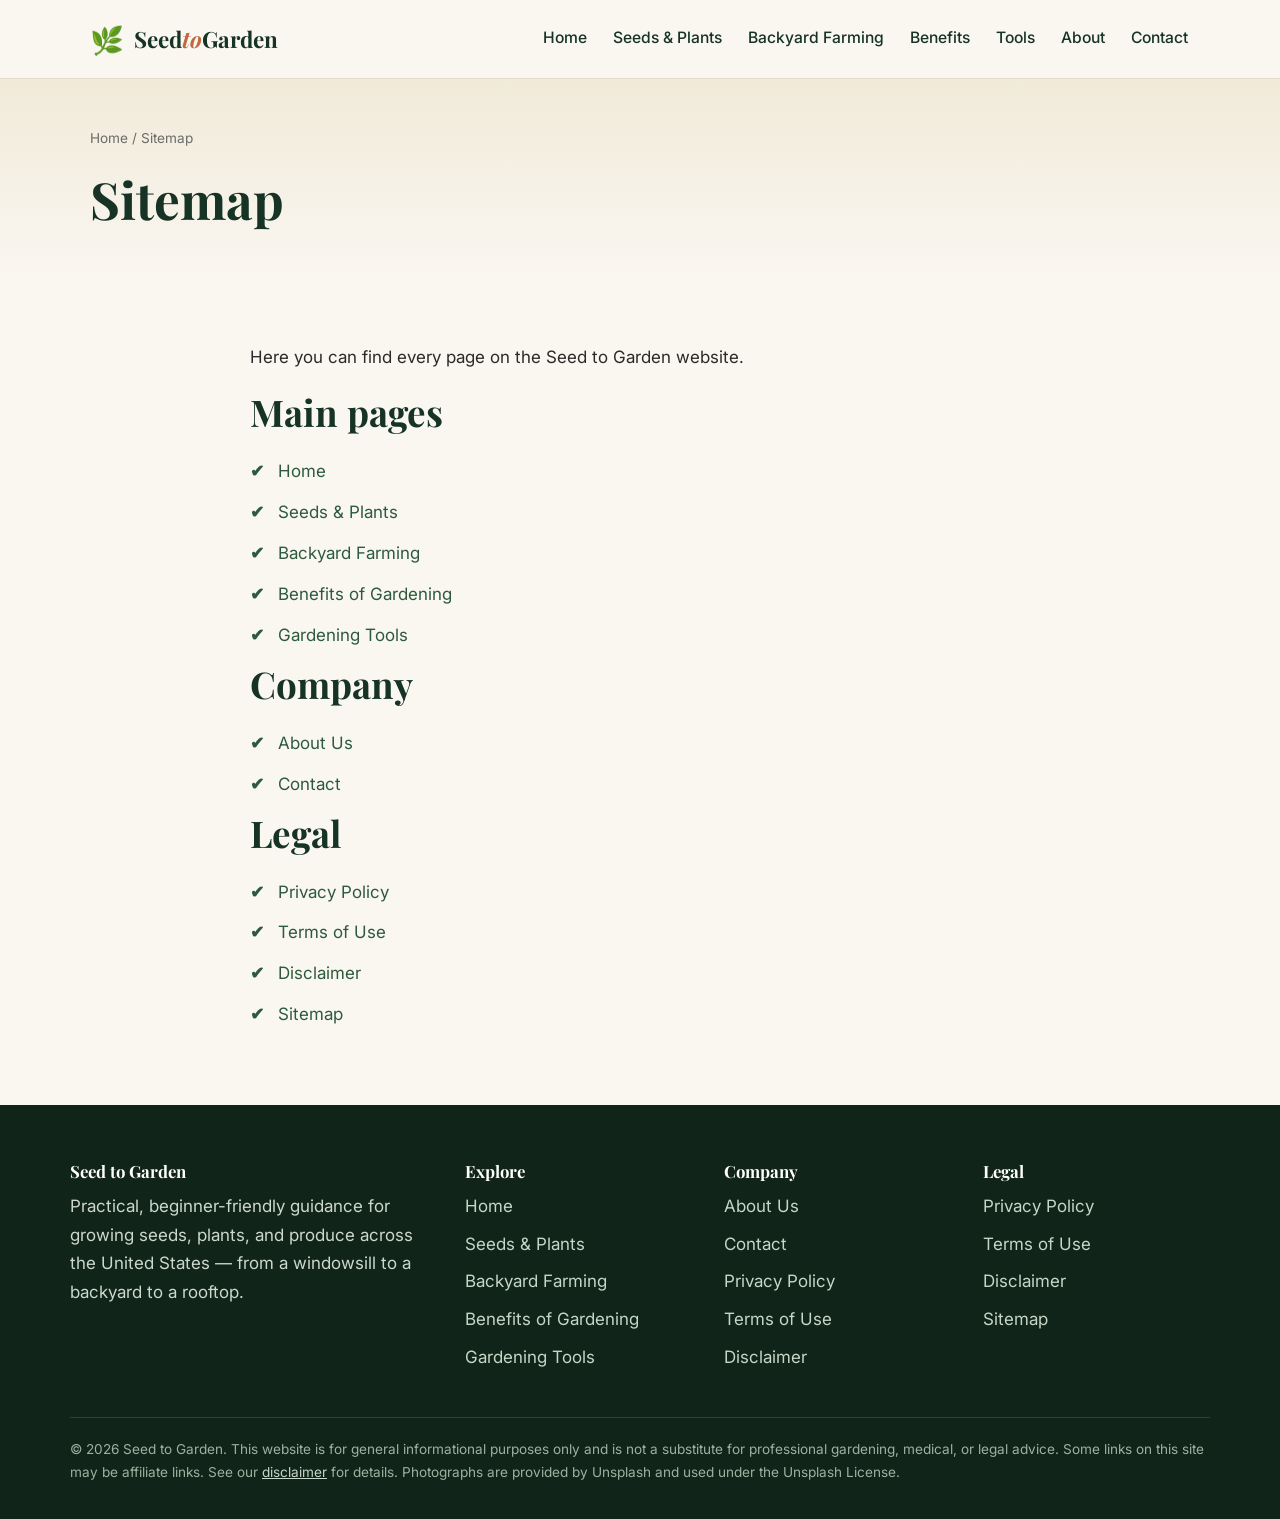
<file: sitemap.html>
<!DOCTYPE html>
<html lang="en">
<head>
  <meta charset="UTF-8" />
  <meta name="viewport" content="width=device-width, initial-scale=1.0" />
  <title>Sitemap — Seed to Garden</title>
  <meta name="description" content="Sitemap of all pages on the Seed to Garden website." />
  <link rel="preconnect" href="https://fonts.googleapis.com" />
  <link rel="preconnect" href="https://fonts.gstatic.com" crossorigin />
  <link href="https://fonts.googleapis.com/css2?family=Inter:wght@400;500;600;700&family=Playfair+Display:ital,wght@0,600;0,700;1,600&display=swap" rel="stylesheet" />
  <link rel="icon" href="data:image/svg+xml,%3Csvg xmlns='http://www.w3.org/2000/svg' viewBox='0 0 32 32'%3E%3Ctext y='24' font-size='24'%3E%F0%9F%8C%BF%3C/text%3E%3C/svg%3E" />
  <link rel="stylesheet" href="css/styles.css" />
</head>
<body>
  <a class="skip-link" href="#main">Skip to content</a>
  <header class="site-header" id="siteHeader">
    <div class="container header-inner">
      <a class="brand" href="index.html">
        <span class="brand-mark" aria-hidden="true">🌿</span>
        <span class="brand-text">Seed<em>to</em>Garden</span>
      </a>
      <nav class="main-nav" id="mainNav" aria-label="Main navigation">
        <a href="index.html">Home</a>
        <a href="seeds-plants.html">Seeds &amp; Plants</a>
        <a href="backyard-farming.html">Backyard Farming</a>
        <a href="benefits.html">Benefits</a>
        <a href="tools.html">Tools</a>
        <a href="about.html">About</a>
        <a href="contact.html">Contact</a>
      </nav>
      <button class="nav-toggle" id="navToggle" aria-label="Toggle navigation" aria-expanded="false" aria-controls="mainNav">
        <span></span><span></span><span></span>
      </button>
    </div>
  </header>

  <main id="main">
    <div class="page-head">
      <div class="container">
        <p class="breadcrumb"><a href="index.html">Home</a> / Sitemap</p>
        <h1>Sitemap</h1>
      </div>
    </div>
    <section class="section">
      <div class="container" style="max-width:820px">
        <p>Here you can find every page on the Seed to Garden website.</p>
        <h2>Main pages</h2>
        <ul class="tick-list">
          <li><a href="index.html">Home</a></li>
          <li><a href="seeds-plants.html">Seeds &amp; Plants</a></li>
          <li><a href="backyard-farming.html">Backyard Farming</a></li>
          <li><a href="benefits.html">Benefits of Gardening</a></li>
          <li><a href="tools.html">Gardening Tools</a></li>
        </ul>
        <h2>Company</h2>
        <ul class="tick-list">
          <li><a href="about.html">About Us</a></li>
          <li><a href="contact.html">Contact</a></li>
        </ul>
        <h2>Legal</h2>
        <ul class="tick-list">
          <li><a href="privacy-policy.html">Privacy Policy</a></li>
          <li><a href="terms.html">Terms of Use</a></li>
          <li><a href="disclaimer.html">Disclaimer</a></li>
          <li><a href="sitemap.html">Sitemap</a></li>
        </ul>
      </div>
    </section>

  </main>

  <footer class="site-footer">
    <div class="container footer-grid">
      <div class="footer-col">
        <h3>Seed to Garden</h3>
        <p>Practical, beginner-friendly guidance for growing seeds, plants, and produce across the United States — from a windowsill to a backyard to a rooftop.</p>
      </div>
      <div class="footer-col">
        <h3>Explore</h3>
        <ul>
          <li><a href="index.html">Home</a></li>
          <li><a href="seeds-plants.html">Seeds &amp; Plants</a></li>
          <li><a href="backyard-farming.html">Backyard Farming</a></li>
          <li><a href="benefits.html">Benefits of Gardening</a></li>
          <li><a href="tools.html">Gardening Tools</a></li>
        </ul>
      </div>
      <div class="footer-col">
        <h3>Company</h3>
        <ul>
          <li><a href="about.html">About Us</a></li>
          <li><a href="contact.html">Contact</a></li>
          <li><a href="privacy-policy.html">Privacy Policy</a></li>
          <li><a href="terms.html">Terms of Use</a></li>
          <li><a href="disclaimer.html">Disclaimer</a></li>
        </ul>
      </div>
      <div class="footer-col">
        <h3>Legal</h3>
        <ul>
          <li><a href="privacy-policy.html">Privacy Policy</a></li>
          <li><a href="terms.html">Terms of Use</a></li>
          <li><a href="disclaimer.html">Disclaimer</a></li>
          <li><a href="sitemap.html">Sitemap</a></li>
        </ul>
      </div>
    </div>
    <div class="container footer-bottom">
      <p>&copy; <span id="year">2026</span> Seed to Garden. This website is for general informational purposes only and is not a substitute for professional gardening, medical, or legal advice. Some links on this site may be affiliate links. See our <a href="disclaimer.html">disclaimer</a> for details. Photographs are provided by Unsplash and used under the Unsplash License.</p>
    </div>
  </footer>

  <script src="js/main.js"></script>
</body>
</html>
</file>
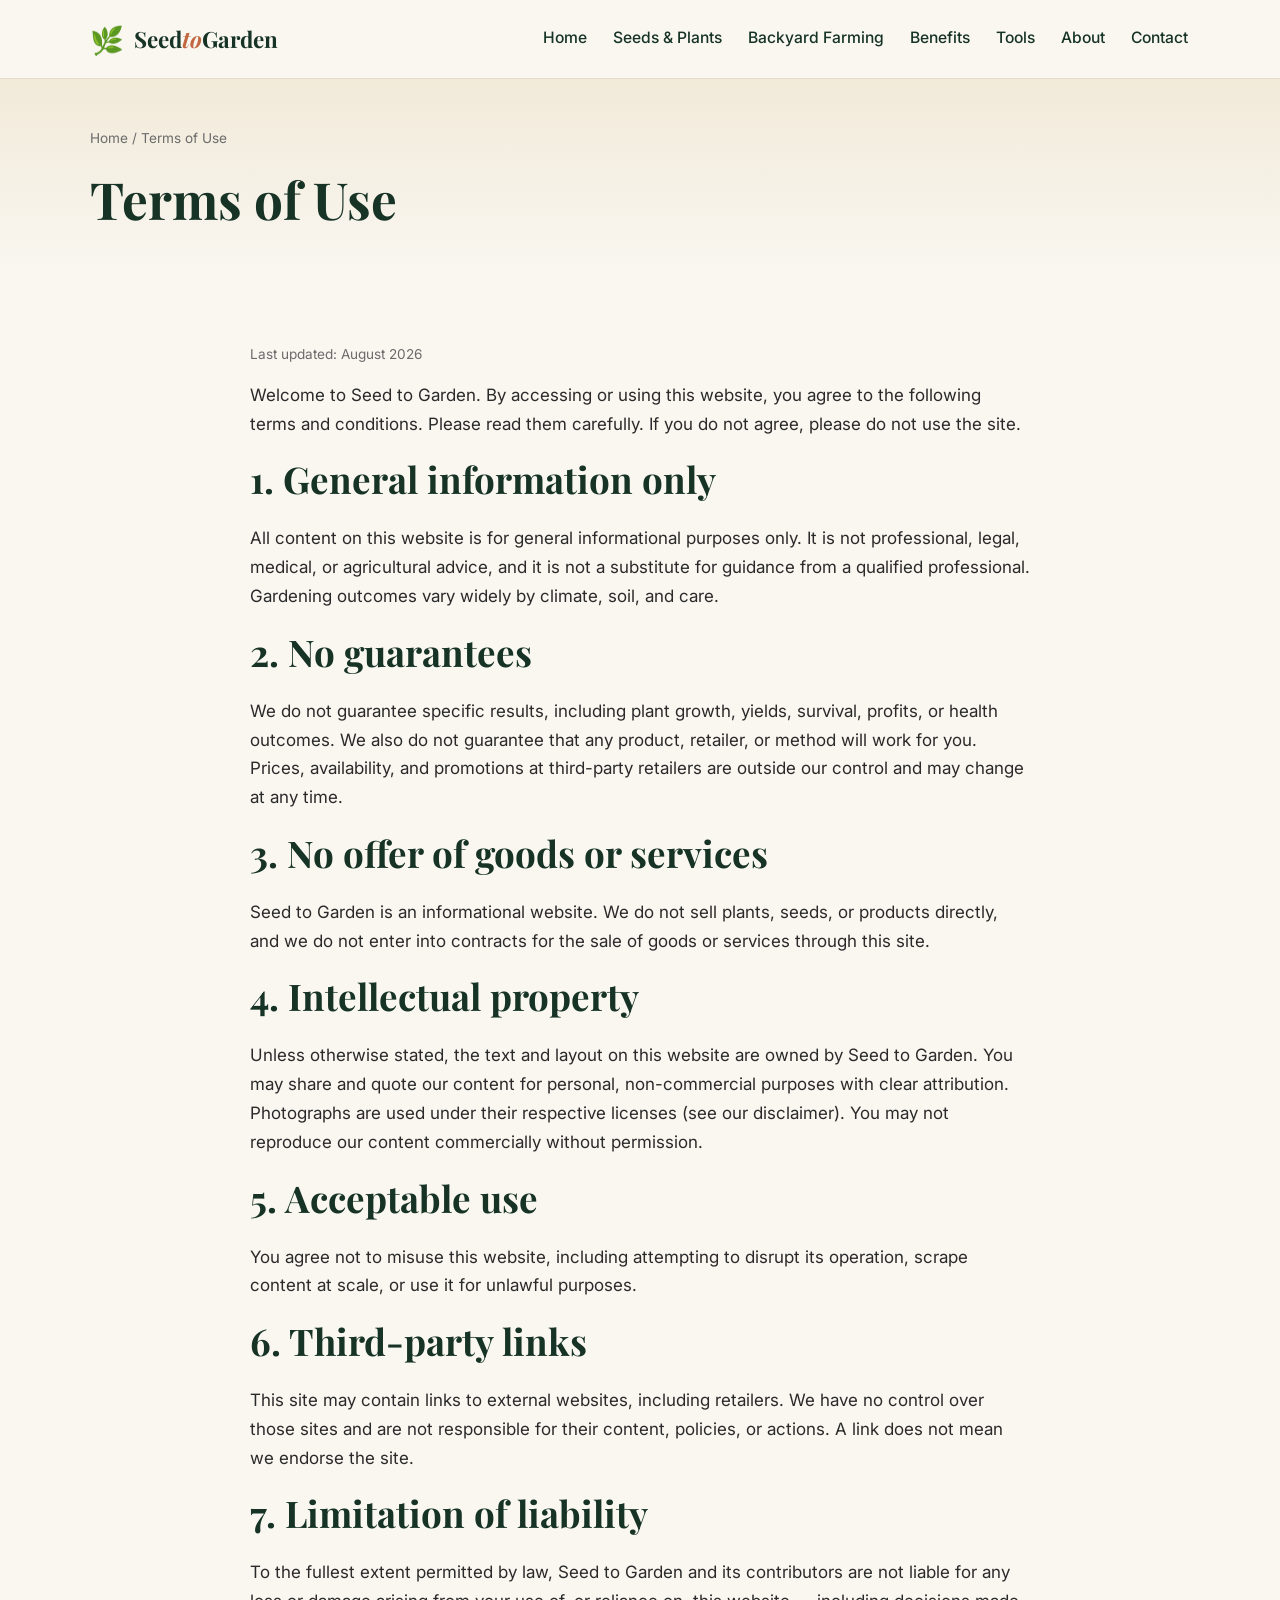
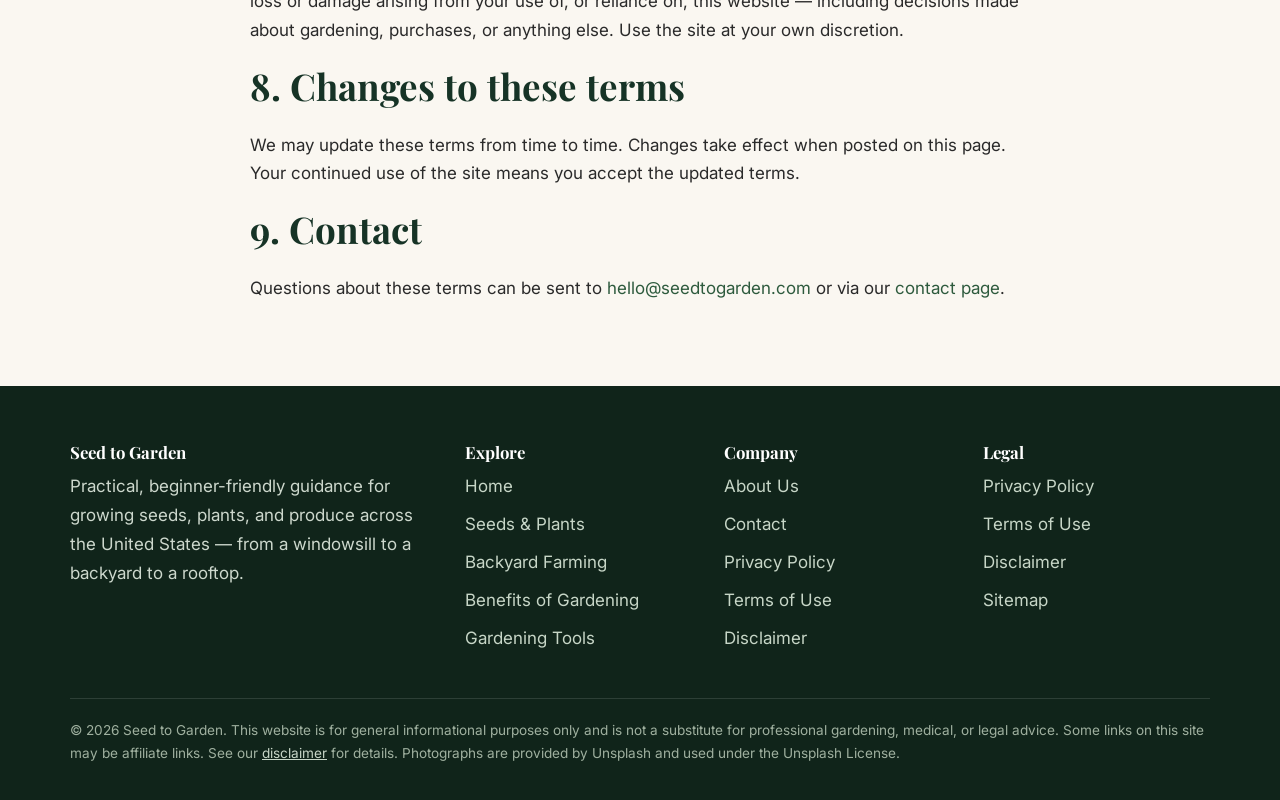
<file: terms.html>
<!DOCTYPE html>
<html lang="en">
<head>
  <meta charset="UTF-8" />
  <meta name="viewport" content="width=device-width, initial-scale=1.0" />
  <title>Terms of Use — Seed to Garden</title>
  <meta name="description" content="The terms and conditions for using the Seed to Garden website." />
  <link rel="preconnect" href="https://fonts.googleapis.com" />
  <link rel="preconnect" href="https://fonts.gstatic.com" crossorigin />
  <link href="https://fonts.googleapis.com/css2?family=Inter:wght@400;500;600;700&family=Playfair+Display:ital,wght@0,600;0,700;1,600&display=swap" rel="stylesheet" />
  <link rel="icon" href="data:image/svg+xml,%3Csvg xmlns='http://www.w3.org/2000/svg' viewBox='0 0 32 32'%3E%3Ctext y='24' font-size='24'%3E%F0%9F%8C%BF%3C/text%3E%3C/svg%3E" />
  <link rel="stylesheet" href="css/styles.css" />
</head>
<body>
  <a class="skip-link" href="#main">Skip to content</a>
  <header class="site-header" id="siteHeader">
    <div class="container header-inner">
      <a class="brand" href="index.html">
        <span class="brand-mark" aria-hidden="true">🌿</span>
        <span class="brand-text">Seed<em>to</em>Garden</span>
      </a>
      <nav class="main-nav" id="mainNav" aria-label="Main navigation">
        <a href="index.html">Home</a>
        <a href="seeds-plants.html">Seeds &amp; Plants</a>
        <a href="backyard-farming.html">Backyard Farming</a>
        <a href="benefits.html">Benefits</a>
        <a href="tools.html">Tools</a>
        <a href="about.html">About</a>
        <a href="contact.html">Contact</a>
      </nav>
      <button class="nav-toggle" id="navToggle" aria-label="Toggle navigation" aria-expanded="false" aria-controls="mainNav">
        <span></span><span></span><span></span>
      </button>
    </div>
  </header>

  <main id="main">
    <div class="page-head">
      <div class="container">
        <p class="breadcrumb"><a href="index.html">Home</a> / Terms of Use</p>
        <h1>Terms of Use</h1>
      </div>
    </div>
    <section class="section">
      <div class="container" style="max-width:820px">
        <p class="small-note">Last updated: August 2026</p>
        <p>Welcome to Seed to Garden. By accessing or using this website, you agree to the following terms and conditions. Please read them carefully. If you do not agree, please do not use the site.</p>

        <h2>1. General information only</h2>
        <p>All content on this website is for general informational purposes only. It is not professional, legal, medical, or agricultural advice, and it is not a substitute for guidance from a qualified professional. Gardening outcomes vary widely by climate, soil, and care.</p>

        <h2>2. No guarantees</h2>
        <p>We do not guarantee specific results, including plant growth, yields, survival, profits, or health outcomes. We also do not guarantee that any product, retailer, or method will work for you. Prices, availability, and promotions at third-party retailers are outside our control and may change at any time.</p>

        <h2>3. No offer of goods or services</h2>
        <p>Seed to Garden is an informational website. We do not sell plants, seeds, or products directly, and we do not enter into contracts for the sale of goods or services through this site.</p>

        <h2>4. Intellectual property</h2>
        <p>Unless otherwise stated, the text and layout on this website are owned by Seed to Garden. You may share and quote our content for personal, non-commercial purposes with clear attribution. Photographs are used under their respective licenses (see our disclaimer). You may not reproduce our content commercially without permission.</p>

        <h2>5. Acceptable use</h2>
        <p>You agree not to misuse this website, including attempting to disrupt its operation, scrape content at scale, or use it for unlawful purposes.</p>

        <h2>6. Third-party links</h2>
        <p>This site may contain links to external websites, including retailers. We have no control over those sites and are not responsible for their content, policies, or actions. A link does not mean we endorse the site.</p>

        <h2>7. Limitation of liability</h2>
        <p>To the fullest extent permitted by law, Seed to Garden and its contributors are not liable for any loss or damage arising from your use of, or reliance on, this website — including decisions made about gardening, purchases, or anything else. Use the site at your own discretion.</p>

        <h2>8. Changes to these terms</h2>
        <p>We may update these terms from time to time. Changes take effect when posted on this page. Your continued use of the site means you accept the updated terms.</p>

        <h2>9. Contact</h2>
        <p>Questions about these terms can be sent to <a href="mailto:hello@seedtogarden.com">hello@seedtogarden.com</a> or via our <a href="contact.html">contact page</a>.</p>
      </div>
    </section>

  </main>

  <footer class="site-footer">
    <div class="container footer-grid">
      <div class="footer-col">
        <h3>Seed to Garden</h3>
        <p>Practical, beginner-friendly guidance for growing seeds, plants, and produce across the United States — from a windowsill to a backyard to a rooftop.</p>
      </div>
      <div class="footer-col">
        <h3>Explore</h3>
        <ul>
          <li><a href="index.html">Home</a></li>
          <li><a href="seeds-plants.html">Seeds &amp; Plants</a></li>
          <li><a href="backyard-farming.html">Backyard Farming</a></li>
          <li><a href="benefits.html">Benefits of Gardening</a></li>
          <li><a href="tools.html">Gardening Tools</a></li>
        </ul>
      </div>
      <div class="footer-col">
        <h3>Company</h3>
        <ul>
          <li><a href="about.html">About Us</a></li>
          <li><a href="contact.html">Contact</a></li>
          <li><a href="privacy-policy.html">Privacy Policy</a></li>
          <li><a href="terms.html">Terms of Use</a></li>
          <li><a href="disclaimer.html">Disclaimer</a></li>
        </ul>
      </div>
      <div class="footer-col">
        <h3>Legal</h3>
        <ul>
          <li><a href="privacy-policy.html">Privacy Policy</a></li>
          <li><a href="terms.html">Terms of Use</a></li>
          <li><a href="disclaimer.html">Disclaimer</a></li>
          <li><a href="sitemap.html">Sitemap</a></li>
        </ul>
      </div>
    </div>
    <div class="container footer-bottom">
      <p>&copy; <span id="year">2026</span> Seed to Garden. This website is for general informational purposes only and is not a substitute for professional gardening, medical, or legal advice. Some links on this site may be affiliate links. See our <a href="disclaimer.html">disclaimer</a> for details. Photographs are provided by Unsplash and used under the Unsplash License.</p>
    </div>
  </footer>

  <script src="js/main.js"></script>
</body>
</html>
</file>
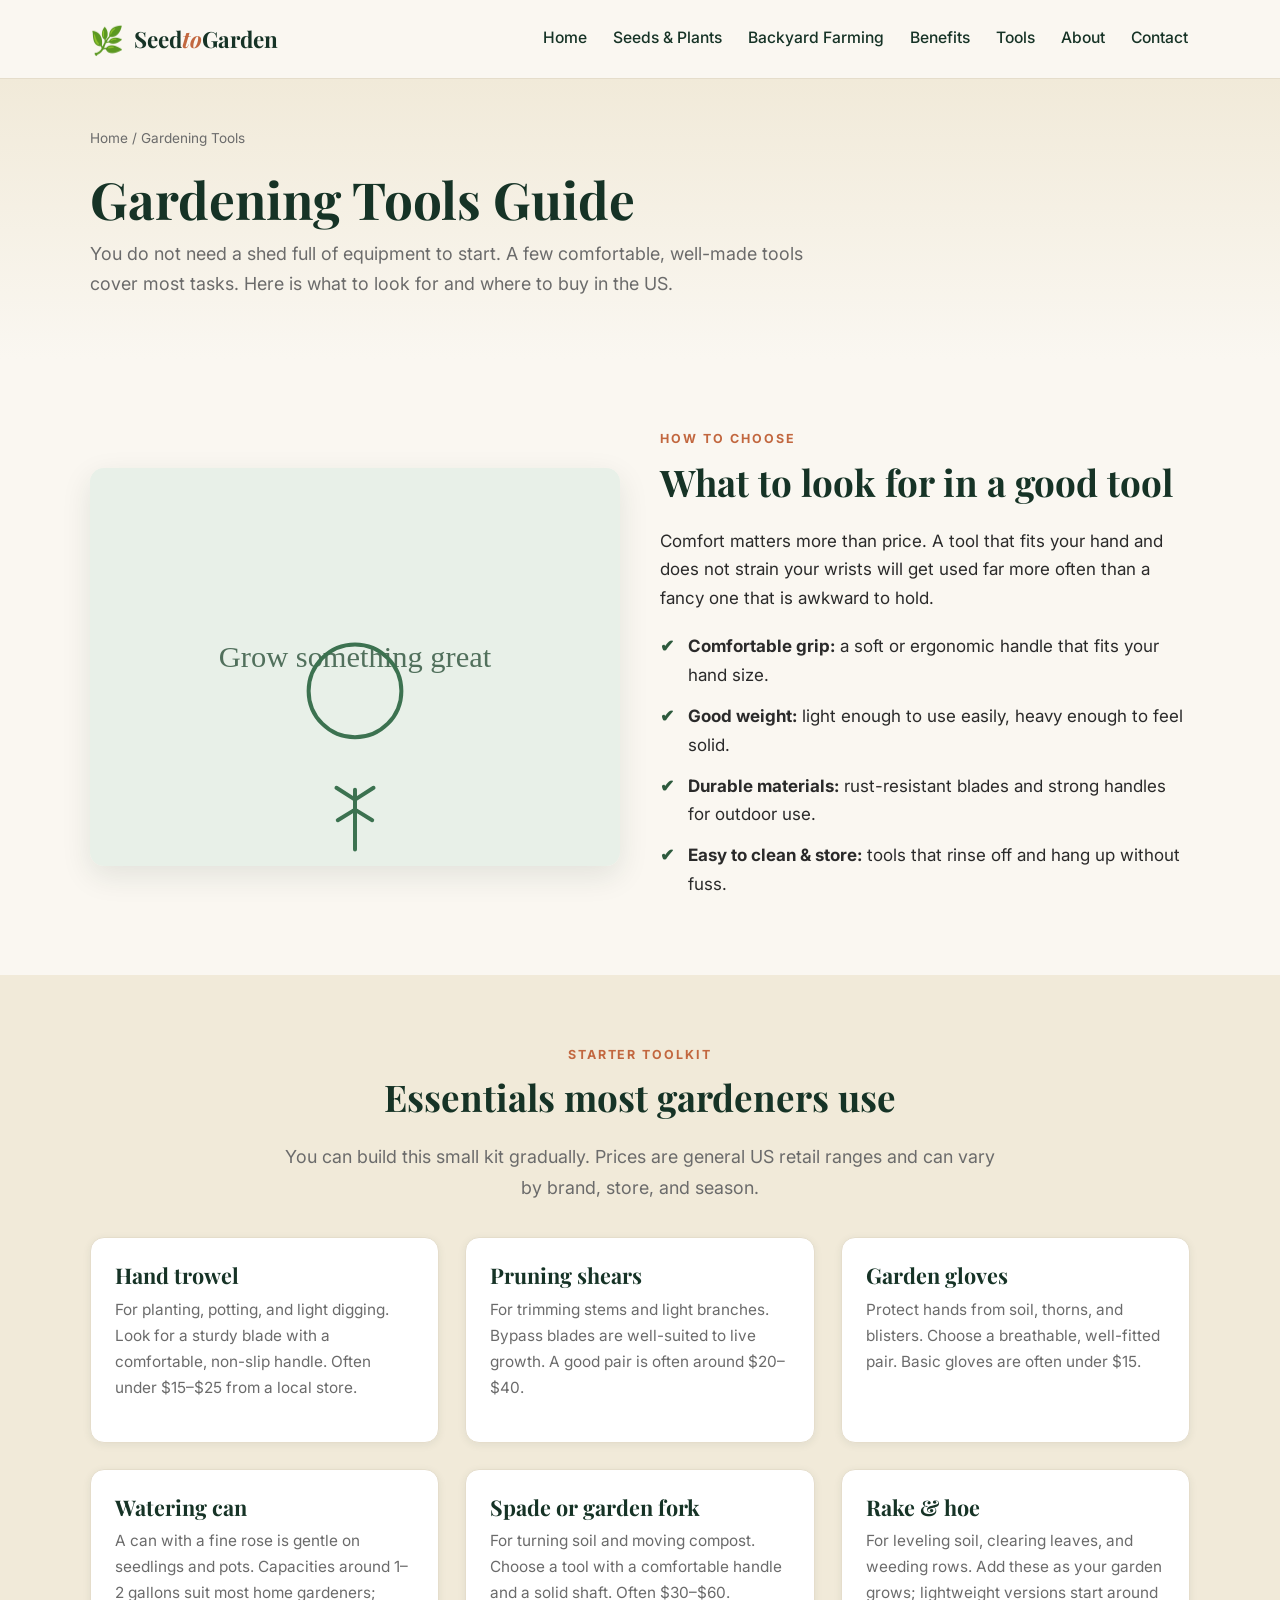
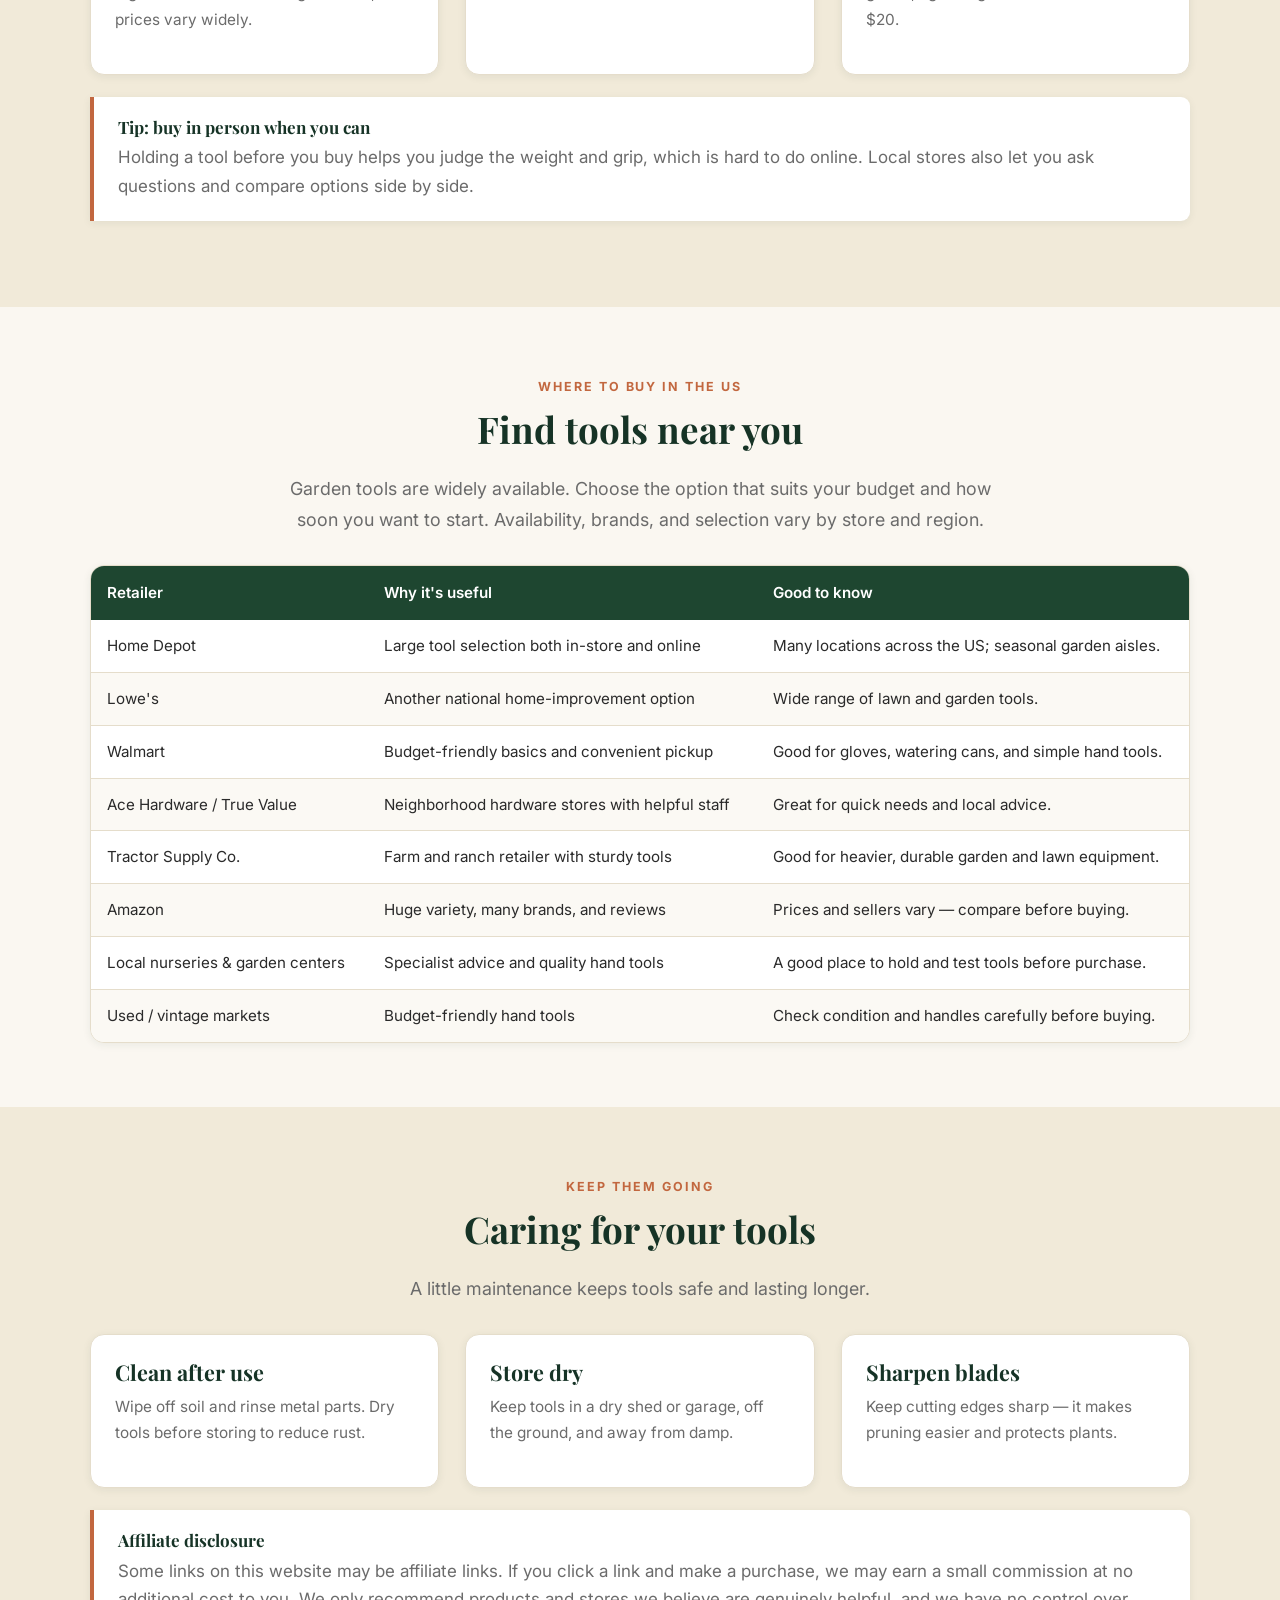
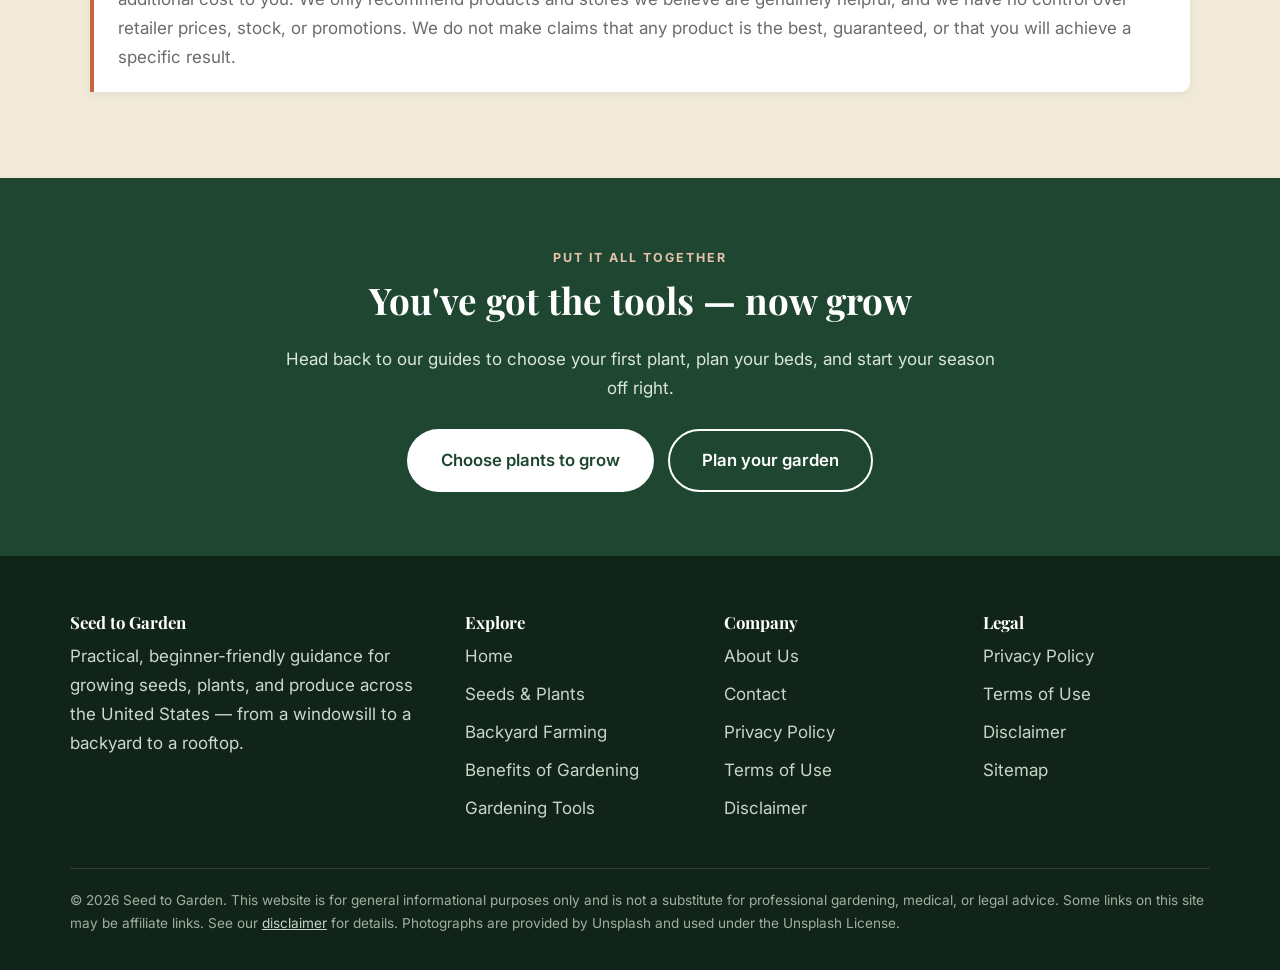
<file: tools.html>
<!DOCTYPE html>
<html lang="en">
<head>
  <meta charset="UTF-8" />
  <meta name="viewport" content="width=device-width, initial-scale=1.0" />
  <title>Gardening Tools Guide — Seed to Garden</title>
  <meta name="description" content="A beginner guide to the best gardening tools, what to look for, and where to buy them across the United States, including local and online retailers." />
  <link rel="preconnect" href="https://fonts.googleapis.com" />
  <link rel="preconnect" href="https://fonts.gstatic.com" crossorigin />
  <link href="https://fonts.googleapis.com/css2?family=Inter:wght@400;500;600;700&family=Playfair+Display:ital,wght@0,600;0,700;1,600&display=swap" rel="stylesheet" />
  <link rel="icon" href="data:image/svg+xml,%3Csvg xmlns='http://www.w3.org/2000/svg' viewBox='0 0 32 32'%3E%3Ctext y='24' font-size='24'%3E%F0%9F%8C%BF%3C/text%3E%3C/svg%3E" />
  <link rel="stylesheet" href="css/styles.css" />
</head>
<body>
  <a class="skip-link" href="#main">Skip to content</a>
  <header class="site-header" id="siteHeader">
    <div class="container header-inner">
      <a class="brand" href="index.html">
        <span class="brand-mark" aria-hidden="true">🌿</span>
        <span class="brand-text">Seed<em>to</em>Garden</span>
      </a>
      <nav class="main-nav" id="mainNav" aria-label="Main navigation">
        <a href="index.html">Home</a>
        <a href="seeds-plants.html">Seeds &amp; Plants</a>
        <a href="backyard-farming.html">Backyard Farming</a>
        <a href="benefits.html">Benefits</a>
        <a href="tools.html">Tools</a>
        <a href="about.html">About</a>
        <a href="contact.html">Contact</a>
      </nav>
      <button class="nav-toggle" id="navToggle" aria-label="Toggle navigation" aria-expanded="false" aria-controls="mainNav">
        <span></span><span></span><span></span>
      </button>
    </div>
  </header>

  <main id="main">
    <div class="page-head">
      <div class="container">
        <p class="breadcrumb"><a href="index.html">Home</a> / Gardening Tools</p>
        <h1>Gardening Tools Guide</h1>
        <p class="lead">You do not need a shed full of equipment to start. A few comfortable, well-made tools cover most tasks. Here is what to look for and where to buy in the US.</p>
      </div>
    </div>
    <section class="section">
      <div class="container split">
        <div class="split-img"><img src="https://images.unsplash.com/photo-1622383563227-04401ab4e5ea?auto=format&fit=crop&w=900&q=70" alt="Hands wearing gloves planting a seedling into the soil" data-fallback loading="lazy" /></div>
        <div>
          <span class="eyebrow">How to choose</span>
          <h2>What to look for in a good tool</h2>
          <p>Comfort matters more than price. A tool that fits your hand and does not strain your wrists will get used far more often than a fancy one that is awkward to hold.</p>
          <ul class="tick-list">
            <li><strong>Comfortable grip:</strong> a soft or ergonomic handle that fits your hand size.</li>
            <li><strong>Good weight:</strong> light enough to use easily, heavy enough to feel solid.</li>
            <li><strong>Durable materials:</strong> rust-resistant blades and strong handles for outdoor use.</li>
            <li><strong>Easy to clean &amp; store:</strong> tools that rinse off and hang up without fuss.</li>
          </ul>
        </div>
      </div>
    </section>

    <section class="section section-sand">
      <div class="container">
        <div class="center" style="max-width:720px;margin:0 auto 34px">
          <span class="eyebrow">Starter toolkit</span>
          <h2>Essentials most gardeners use</h2>
          <p class="lead">You can build this small kit gradually. Prices are general US retail ranges and can vary by brand, store, and season.</p>
        </div>
        <div class="grid grid-3">
          <div class="card"><div class="card-body"><h3>Hand trowel</h3><p>For planting, potting, and light digging. Look for a sturdy blade with a comfortable, non-slip handle. Often under $15–$25 from a local store.</p></div></div>
          <div class="card"><div class="card-body"><h3>Pruning shears</h3><p>For trimming stems and light branches. Bypass blades are well-suited to live growth. A good pair is often around $20–$40.</p></div></div>
          <div class="card"><div class="card-body"><h3>Garden gloves</h3><p>Protect hands from soil, thorns, and blisters. Choose a breathable, well-fitted pair. Basic gloves are often under $15.</p></div></div>
          <div class="card"><div class="card-body"><h3>Watering can</h3><p>A can with a fine rose is gentle on seedlings and pots. Capacities around 1–2 gallons suit most home gardeners; prices vary widely.</p></div></div>
          <div class="card"><div class="card-body"><h3>Spade or garden fork</h3><p>For turning soil and moving compost. Choose a tool with a comfortable handle and a solid shaft. Often $30–$60.</p></div></div>
          <div class="card"><div class="card-body"><h3>Rake &amp; hoe</h3><p>For leveling soil, clearing leaves, and weeding rows. Add these as your garden grows; lightweight versions start around $20.</p></div></div>
        </div>
        <div class="callout">
          <h4>Tip: buy in person when you can</h4>
          <p>Holding a tool before you buy helps you judge the weight and grip, which is hard to do online. Local stores also let you ask questions and compare options side by side.</p>
        </div>
      </div>
    </section>
    <section class="section">
      <div class="container">
        <div class="center" style="max-width:720px;margin:0 auto 30px">
          <span class="eyebrow">Where to buy in the US</span>
          <h2>Find tools near you</h2>
          <p class="lead">Garden tools are widely available. Choose the option that suits your budget and how soon you want to start. Availability, brands, and selection vary by store and region.</p>
        </div>
        <div class="table-wrap">
          <table>
            <thead>
              <tr><th>Retailer</th><th>Why it's useful</th><th>Good to know</th></tr>
            </thead>
            <tbody>
              <tr><td>Home Depot</td><td>Large tool selection both in-store and online</td><td>Many locations across the US; seasonal garden aisles.</td></tr>
              <tr><td>Lowe's</td><td>Another national home-improvement option</td><td>Wide range of lawn and garden tools.</td></tr>
              <tr><td>Walmart</td><td>Budget-friendly basics and convenient pickup</td><td>Good for gloves, watering cans, and simple hand tools.</td></tr>
              <tr><td>Ace Hardware / True Value</td><td>Neighborhood hardware stores with helpful staff</td><td>Great for quick needs and local advice.</td></tr>
              <tr><td>Tractor Supply Co.</td><td>Farm and ranch retailer with sturdy tools</td><td>Good for heavier, durable garden and lawn equipment.</td></tr>
              <tr><td>Amazon</td><td>Huge variety, many brands, and reviews</td><td>Prices and sellers vary — compare before buying.</td></tr>
              <tr><td>Local nurseries &amp; garden centers</td><td>Specialist advice and quality hand tools</td><td>A good place to hold and test tools before purchase.</td></tr>
              <tr><td>Used / vintage markets</td><td>Budget-friendly hand tools</td><td>Check condition and handles carefully before buying.</td></tr>
            </tbody>
          </table>
        </div>
      </div>
    </section>
    <section class="section section-sand">
      <div class="container">
        <div class="center" style="max-width:720px;margin:0 auto 30px">
          <span class="eyebrow">Keep them going</span>
          <h2>Caring for your tools</h2>
          <p class="lead">A little maintenance keeps tools safe and lasting longer.</p>
        </div>
        <div class="grid grid-3">
          <div class="card"><div class="card-body"><h3>Clean after use</h3><p>Wipe off soil and rinse metal parts. Dry tools before storing to reduce rust.</p></div></div>
          <div class="card"><div class="card-body"><h3>Store dry</h3><p>Keep tools in a dry shed or garage, off the ground, and away from damp.</p></div></div>
          <div class="card"><div class="card-body"><h3>Sharpen blades</h3><p>Keep cutting edges sharp — it makes pruning easier and protects plants.</p></div></div>
        </div>
        <div class="callout">
          <h4>Affiliate disclosure</h4>
          <p>Some links on this website may be affiliate links. If you click a link and make a purchase, we may earn a small commission at no additional cost to you. We only recommend products and stores we believe are genuinely helpful, and we have no control over retailer prices, stock, or promotions. We do not make claims that any product is the best, guaranteed, or that you will achieve a specific result.</p>
        </div>
      </div>
    </section>

    <section class="section section-green">
      <div class="container center" style="max-width:760px;margin:0 auto">
        <span class="eyebrow" style="color:#e6c2ab">Put it all together</span>
        <h2>You've got the tools — now grow</h2>
        <p style="color:#dbe6db">Head back to our guides to choose your first plant, plan your beds, and start your season off right.</p>
        <div class="hero-actions" style="justify-content:center">
          <a class="btn btn-light btn-lg" href="seeds-plants.html">Choose plants to grow</a>
          <a class="btn btn-outline btn-lg" style="border-color:#fff;color:#fff" href="backyard-farming.html">Plan your garden</a>
        </div>
      </div>
    </section>

  </main>

  <footer class="site-footer">
    <div class="container footer-grid">
      <div class="footer-col">
        <h3>Seed to Garden</h3>
        <p>Practical, beginner-friendly guidance for growing seeds, plants, and produce across the United States — from a windowsill to a backyard to a rooftop.</p>
      </div>
      <div class="footer-col">
        <h3>Explore</h3>
        <ul>
          <li><a href="index.html">Home</a></li>
          <li><a href="seeds-plants.html">Seeds &amp; Plants</a></li>
          <li><a href="backyard-farming.html">Backyard Farming</a></li>
          <li><a href="benefits.html">Benefits of Gardening</a></li>
          <li><a href="tools.html">Gardening Tools</a></li>
        </ul>
      </div>
      <div class="footer-col">
        <h3>Company</h3>
        <ul>
          <li><a href="about.html">About Us</a></li>
          <li><a href="contact.html">Contact</a></li>
          <li><a href="privacy-policy.html">Privacy Policy</a></li>
          <li><a href="terms.html">Terms of Use</a></li>
          <li><a href="disclaimer.html">Disclaimer</a></li>
        </ul>
      </div>
      <div class="footer-col">
        <h3>Legal</h3>
        <ul>
          <li><a href="privacy-policy.html">Privacy Policy</a></li>
          <li><a href="terms.html">Terms of Use</a></li>
          <li><a href="disclaimer.html">Disclaimer</a></li>
          <li><a href="sitemap.html">Sitemap</a></li>
        </ul>
      </div>
    </div>
    <div class="container footer-bottom">
      <p>&copy; <span id="year">2026</span> Seed to Garden. This website is for general informational purposes only and is not a substitute for professional gardening, medical, or legal advice. Some links on this site may be affiliate links. See our <a href="disclaimer.html">disclaimer</a> for details. Photographs are provided by Unsplash and used under the Unsplash License.</p>
    </div>
  </footer>

  <script src="js/main.js"></script>
</body>
</html>
</file>
<file: css/styles.css>
/* Seed to Garden — styles */
/* ========================================================================== */
:root{
  --green-950:#10241a;
  --green-900:#163326;
  --green-800:#1e4630;
  --green-700:#2d5a3d;
  --green-600:#3c7250;
  --green-100:#e8f0e8;
  --cream:#faf7f1;
  --sand:#f1ead9;
  --sand-deep:#e6dcc2;
  --terracotta:#c2673f;
  --terracotta-2:#a95230;
  --text:#2a2a2a;
  --muted:#6b6b6b;
  --line:#e5ddcb;
  --white:#ffffff;
  --radius:14px;
  --radius-sm:9px;
  --shadow-sm:0 2px 8px rgba(22,51,38,.07);
  --shadow:0 10px 30px rgba(22,51,38,.10);
  --shadow-lg:0 18px 50px rgba(22,51,38,.16);
  --container:1140px;
  --font-head:"Playfair Display",Georgia,"Times New Roman",serif;
  --font-body:"Inter",-apple-system,BlinkMacSystemFont,"Segoe UI",Roboto,Helvetica,Arial,sans-serif;
}

*{box-sizing:border-box}
html{-webkit-text-size-adjust:100%;scroll-behavior:smooth}
body{
  margin:0;
  font-family:var(--font-body);
  color:var(--text);
  background:var(--cream);
  line-height:1.7;
  font-size:17px;
}
img{max-width:100%;display:block}
a{color:var(--green-700);text-decoration:none}
a:hover{color:var(--terracotta)}
h1,h2,h3,h4{font-family:var(--font-head);color:var(--green-900);line-height:1.22;margin:0 0 .6em;font-weight:700}
h1{font-size:clamp(2rem,4.5vw,3.2rem)}
h2{font-size:clamp(1.5rem,3vw,2.3rem)}
h3{font-size:1.35rem}
p{margin:0 0 1.1em}
ul{margin:0 0 1.1em;padding-left:1.2em}
:focus-visible{outline:3px solid var(--terracotta);outline-offset:2px;border-radius:4px}

.container{max-width:var(--container);margin:0 auto;padding:0 20px}
.section{padding:64px 0}
.section-tight{padding:40px 0}
.section-sand{background:var(--sand)}
.section-green{background:var(--green-800)}
.section-green h2,.section-green h3{color:#fff}
.eyebrow{
  display:inline-block;text-transform:uppercase;letter-spacing:.16em;
  font-size:.78rem;font-weight:700;color:var(--terracotta);margin-bottom:10px;
}
.lead{font-size:1.12rem;color:var(--muted)}
.center{text-align:center}
.mx-auto{margin-left:auto;margin-right:auto}
.justify{text-align:left}

/* Buttons */
.btn{
  display:inline-block;padding:13px 26px;border-radius:999px;font-weight:600;
  font-size:.95rem;border:2px solid transparent;cursor:pointer;transition:.2s ease;
  text-align:center;
}
.btn-primary{background:var(--green-700);color:#fff}
.btn-primary:hover{background:var(--green-800);color:#fff;transform:translateY(-2px);box-shadow:var(--shadow)}
.btn-outline{border-color:var(--green-700);color:var(--green-800)}
.btn-outline:hover{background:var(--green-700);color:#fff}
.btn-light{background:#fff;color:var(--green-800)}
.btn-light:hover{background:var(--green-100);color:var(--green-900)}
.btn-lg{padding:15px 32px;font-size:1.05rem}

/* Badges */
.chip{
  display:inline-block;padding:5px 13px;border-radius:999px;background:var(--green-100);
  color:var(--green-800);font-size:.8rem;font-weight:600;margin:0 6px 8px 0;
}
.chip.terracotta{background:#f5e7dd;color:var(--terracotta-2)}

/* Header / Nav */
.site-header{
  background:rgba(250,247,241,.92);backdrop-filter:blur(8px);
  position:sticky;top:0;z-index:100;border-bottom:1px solid var(--line);
}
.header-inner{display:flex;align-items:center;justify-content:space-between;gap:20px;padding:16px 20px}
.brand{display:flex;align-items:center;gap:10px;font-family:var(--font-head);font-weight:700;font-size:1.4rem;color:var(--green-900)}
.brand:hover{color:var(--green-900)}
.brand-mark{font-size:1.7rem}
.brand-text em{font-style:italic;color:var(--terracotta)}
.main-nav{display:flex;gap:22px;flex-wrap:wrap}
.main-nav a{color:var(--green-900);font-weight:500;font-size:.98rem;padding:4px 2px;border-bottom:2px solid transparent}
.main-nav a:hover{color:var(--terracotta);border-bottom-color:var(--terracotta)}
.nav-toggle{display:none;background:none;border:0;cursor:pointer;padding:8px;width:44px;height:44px}
.nav-toggle span{display:block;width:24px;height:2px;background:var(--green-900);margin:5px auto;transition:.25s}
.site-header.is-open .nav-toggle span:nth-child(1){transform:translateY(7px) rotate(45deg)}
.site-header.is-open .nav-toggle span:nth-child(2){opacity:0}
.site-header.is-open .nav-toggle span:nth-child(3){transform:translateY(-7px) rotate(-45deg)}

/* Hero */
.hero{position:relative;padding:90px 0;overflow:hidden;color:#fff}
.hero .container{position:relative;z-index:2}
.hero-bg{position:absolute;inset:0;background-size:cover;background-position:center}
.hero-bg::after{content:"";position:absolute;inset:0;background:linear-gradient(180deg,rgba(16,36,26,.55) 0%,rgba(16,36,26,.72) 100%)}
.hero h1{color:#fff}
.hero p{color:#eef4ee;max-width:620px}
.hero-actions{display:flex;gap:14px;flex-wrap:wrap;margin-top:26px}
.hero.small{padding:56px 0}
.hero .lead{color:#e6efe6}

/* Cards */
.grid{display:grid;gap:26px}
.grid-3{grid-template-columns:repeat(3,1fr)}
.grid-2{grid-template-columns:repeat(2,1fr)}
.grid-4{grid-template-columns:repeat(4,1fr)}
.card{
  background:#fff;border:1px solid var(--line);border-radius:var(--radius);
  overflow:hidden;box-shadow:var(--shadow-sm);display:flex;flex-direction:column;
  transition:transform .22s ease, box-shadow .22s ease;
}
.card:hover{transform:translateY(-5px);box-shadow:var(--shadow-lg)}
.card-img{height:210px;overflow:hidden;background:var(--green-100)}
.card-img img{width:100%;height:100%;object-fit:cover;transition:transform .5s ease}
.card:hover .card-img img{transform:scale(1.06)}
.card-body{padding:24px;flex:1;display:flex;flex-direction:column}
.card-body h3{margin-bottom:8px}
.card-body p{color:var(--muted);font-size:.96rem}
.card-body .btn{margin-top:auto;align-self:flex-start}
.card-link{margin-top:14px;font-weight:600;color:var(--terracotta)}
.card-link:hover{color:var(--green-800)}

/* Feature split */
.split{display:grid;grid-template-columns:1fr 1fr;gap:40px;align-items:center}
.split .split-img{border-radius:var(--radius);overflow:hidden;box-shadow:var(--shadow)}
.split .split-img img{width:100%;height:100%;object-fit:cover;min-height:320px}
.split.reverse .split-img{order:2}

/* Tables */
.table-wrap{overflow-x:auto;background:#fff;border:1px solid var(--line);border-radius:var(--radius);box-shadow:var(--shadow-sm)}
table{width:100%;border-collapse:collapse;min-width:560px;font-size:.95rem}
thead th{background:var(--green-800);color:#fff;text-align:left;padding:14px 16px;font-weight:600}
tbody td{padding:13px 16px;border-bottom:1px solid var(--line);vertical-align:top}
tbody tr:nth-child(even){background:#fbf9f4}
tbody tr:last-child td{border-bottom:0}

/* Callout / highlight box */
.callout{
  border-left:4px solid var(--terracotta);background:#fff;padding:20px 24px;
  border-radius:0 var(--radius-sm) var(--radius-sm) 0;box-shadow:var(--shadow-sm);margin:22px 0;
}
.callout.green{border-left-color:var(--green-700)}
.callout h4{margin:0 0 6px;font-family:var(--font-head);color:var(--green-900)}
.callout p{margin:0;color:var(--muted)}

/* Steps */
.steps{counter-reset:step;display:grid;gap:18px}
.step{display:flex;gap:18px;align-items:flex-start}
.step-num{
  counter-increment:step;flex:none;width:46px;height:46px;border-radius:50%;
  background:var(--green-700);color:#fff;display:flex;align-items:center;justify-content:center;
  font-family:var(--font-head);font-weight:700;font-size:1.2rem;
}
.step-num::before{content:counter(step)}
.step h4{margin:0 0 4px;font-family:var(--font-head);color:var(--green-900)}
.step p{margin:0;color:var(--muted)}

/* Forms */
.form-card{background:#fff;border:1px solid var(--line);border-radius:var(--radius);box-shadow:var(--shadow);padding:34px;max-width:660px;margin:0 auto}
.field{margin-bottom:18px}
.field label{display:block;font-weight:600;font-size:.92rem;margin-bottom:6px;color:var(--green-900)}
.field input,.field textarea,.field select{
  width:100%;padding:12px 14px;border:1px solid var(--line);border-radius:var(--radius-sm);
  font:inherit;background:#fff;color:var(--text);
}
.field input:focus,.field textarea:focus,.field select:focus{outline:none;border-color:var(--green-700);box-shadow:0 0 0 3px rgba(45,90,61,.14)}
.form-note{font-size:.85rem;color:var(--muted);margin-top:14px}

/* Footer */
.site-footer{background:var(--green-950);color:#cdd8cd;margin-top:0}
.footer-grid{display:grid;grid-template-columns:1.6fr 1fr 1fr 1fr;gap:32px;padding:56px 0 36px}
.footer-grid h3{color:#fff;font-size:1.05rem}
.footer-grid ul{list-style:none;padding:0;margin:0}
.footer-grid li{margin-bottom:9px}
.footer-grid a{color:#c7d6c7}
.footer-grid a:hover{color:#fff}
.footer-bottom{border-top:1px solid rgba(255,255,255,.12);padding:20px 0;font-size:.85rem;color:#9fb09f}
.footer-bottom a{color:#c7d6c7;text-decoration:underline}

/* Page header (breadcrumb-ish) */
.page-head{padding:48px 0 40px;background:linear-gradient(180deg,var(--sand),var(--cream))}
.page-head h1{margin-bottom:8px}
.page-head .lead{max-width:720px}
.breadcrumb{font-size:.85rem;color:var(--muted);margin-bottom:18px}
.breadcrumb a{color:var(--muted)}
.breadcrumb a:hover{color:var(--terracotta)}

/* Responsive */
@media (max-width:920px){
  .grid-3{grid-template-columns:1fr 1fr}
  .grid-4{grid-template-columns:1fr 1fr}
  .split{grid-template-columns:1fr;gap:24px}
  .split.reverse .split-img{order:0}
  .footer-grid{grid-template-columns:1fr 1fr}
  .hero{padding:64px 0}
}
@media (max-width:640px){
  body{font-size:16px}
  .section{padding:44px 0}
  .grid-3,.grid-2,.grid-4{grid-template-columns:1fr}
  .footer-grid{grid-template-columns:1fr}
  .hero-actions{flex-direction:column}
  .hero-actions .btn{width:100%}
  .main-nav{
    display:none;flex-direction:column;gap:0;width:100%;
    background:var(--green-900);position:absolute;top:100%;left:0;padding:8px 20px 18px;
  }
  .main-nav a{color:#fff;padding:13px 4px;border-bottom:1px solid rgba(255,255,255,.12)}
  .main-nav a:hover{color:var(--terracotta);border-bottom-color:transparent}
  .nav-toggle{display:block}
}
/* Utilities & misc */
.skip-link{position:absolute;left:-9999px;top:0;background:var(--green-800);color:#fff;padding:10px 16px;border-radius:0 0 8px 0;z-index:200}
.skip-link:focus{left:0}
.img-cover{border-radius:var(--radius);overflow:hidden}
.list-grid{display:grid;grid-template-columns:repeat(2,1fr);gap:8px 24px;list-style:none;padding:0;margin:0}
.list-grid li{position:relative;padding-left:26px;color:var(--text)}
.list-grid li::before{content:"✔";position:absolute;left:0;color:var(--green-700);font-size:.9rem}
.tick-list{list-style:none;padding:0;margin:0}
.tick-list li{position:relative;padding-left:28px;margin-bottom:12px}
.tick-list li::before{content:"✔";position:absolute;left:0;color:var(--green-700);font-weight:700}
.mt-0{margin-top:0}
.mb-0{margin-bottom:0}
.text-terracotta{color:var(--terracotta)}
.text-green{color:var(--green-800)}
.divider{height:1px;background:var(--line);margin:30px 0}
.small-note{font-size:.85rem;color:var(--muted)}
.img-src-note{font-size:.8rem;color:var(--muted);margin-top:8px}
@media (max-width:640px){
  .list-grid{grid-template-columns:1fr}
}
@media print{
  .site-header,.site-footer,.nav-toggle,.skip-link{display:none}
}
</file>
